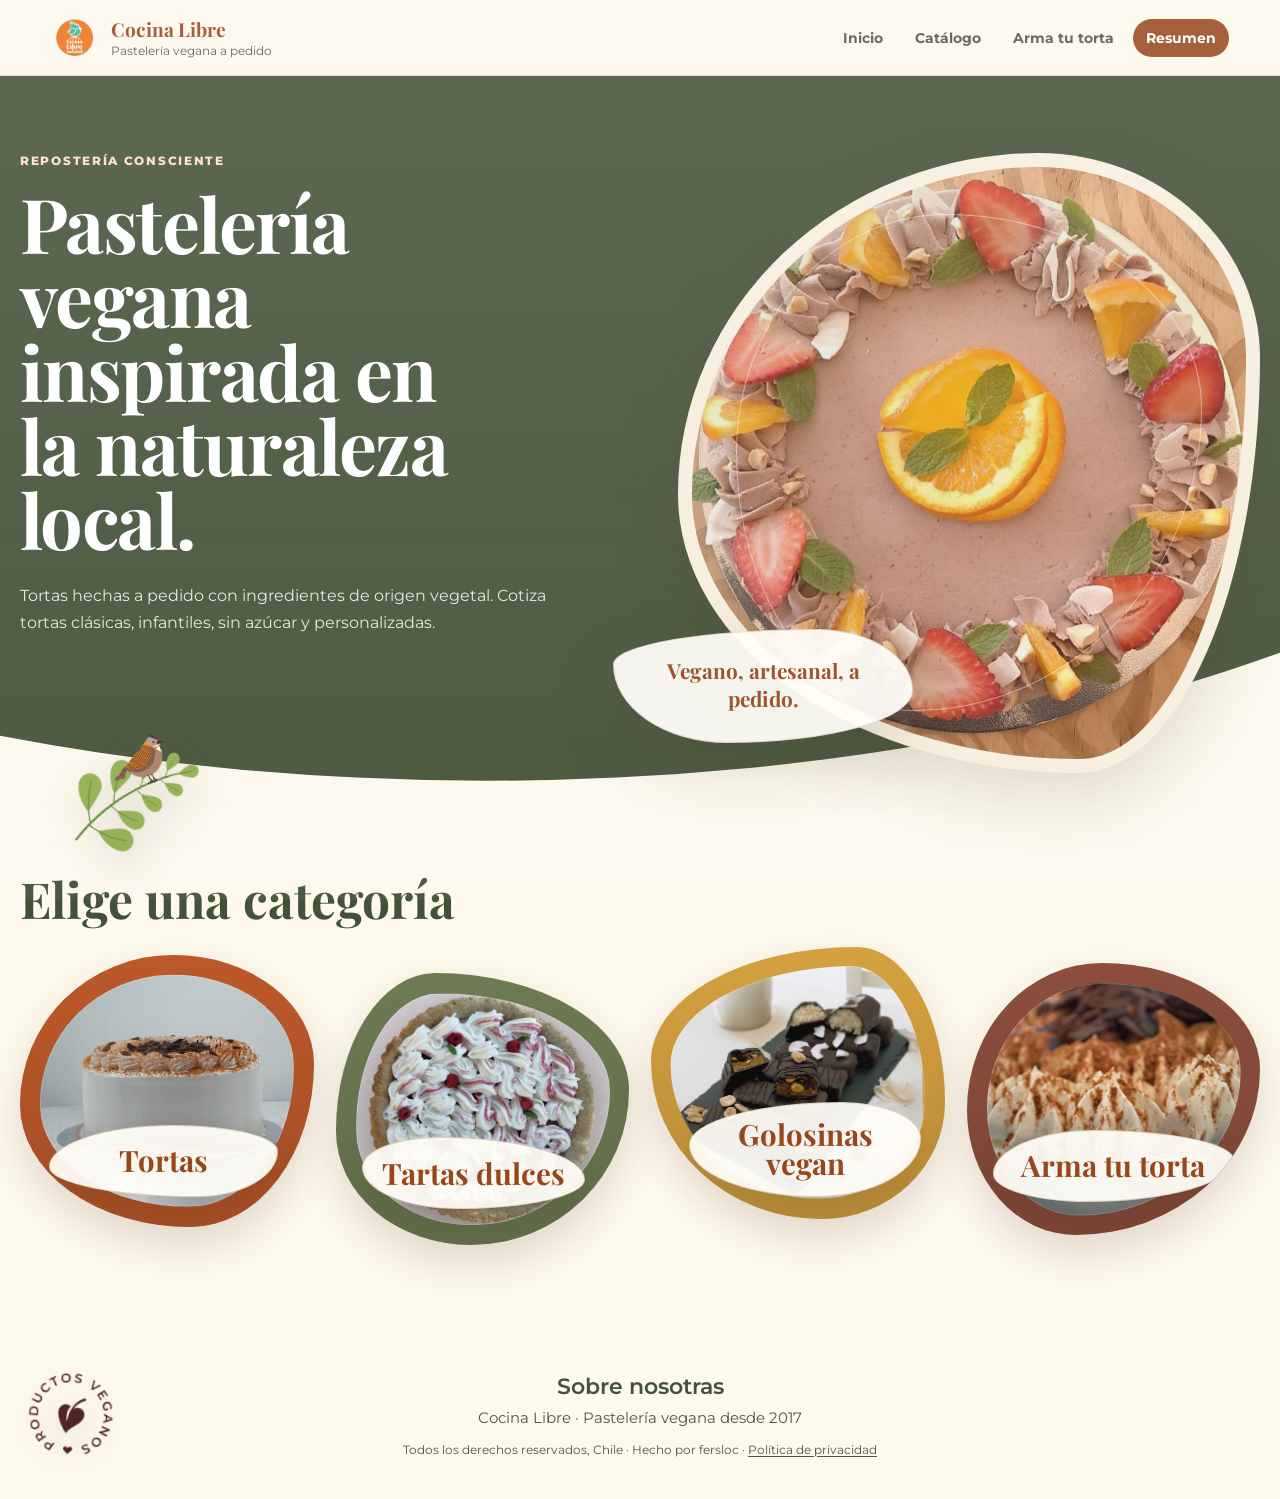
<file: index.html>
﻿<!doctype html>
<html lang="es">
  <head>
    <meta charset="utf-8" />
    <meta name="viewport" content="width=device-width, initial-scale=1" />
    <title>Cocina Libre | Pastelería vegana a pedido</title>
    <link rel="icon" type="image/png" href="assets/Imagenes/recursosGraficos/recursos graficos extra-logo colores.png" />
    <link rel="apple-touch-icon" href="assets/Imagenes/recursosGraficos/recursos graficos extra-logo colores.png" />
    <meta name="description" content="Pastelería vegana artesanal a pedido en Chile. Tortas, tartas, queques y golosinas 100% vegetales, sin lácteos ni huevo. Cotiza tu torta personalizada." />
    <meta name="keywords" content="tortas veganas, pastelería vegana, tortas sin huevo, tartas veganas, queques veganos, repostería vegana Chile, tortas a pedido" />
    <meta name="author" content="Cocina Libre" />
    <meta name="robots" content="index, follow" />
    <link rel="canonical" href="https://cocinalibre.cl/" />
    <meta name="theme-color" content="#435137" />
    <meta property="og:title" content="Cocina Libre | Pastelería vegana a pedido" />
    <meta property="og:description" content="Tortas veganas artesanales hechas a pedido. Bizcochos, rellenos y cubiertas 100% vegetales." />
    <meta property="og:image" content="https://cocinalibre.cl/assets/builder/portad1.jpg" />
    <meta property="og:image:width" content="900" />
    <meta property="og:image:height" content="900" />
    <meta property="og:url" content="https://cocinalibre.cl/" />
    <meta property="og:type" content="website" />
    <meta name="twitter:card" content="summary_large_image" />
    <meta name="twitter:title" content="Cocina Libre | Pastelería vegana a pedido" />
    <meta name="twitter:description" content="Tortas veganas artesanales hechas a pedido. Bizcochos, rellenos y cubiertas 100% vegetales." />
    <meta name="twitter:image" content="https://cocinalibre.cl/assets/builder/portad1.jpg" />
    <script type="application/ld+json">
    {
      "@context": "https://schema.org",
      "@type": "Bakery",
      "foundingDate": "2017",
      "name": "Cocina Libre",
      "image": "https://cocinalibre.cl/assets/builder/portad1.jpg",
      "url": "https://cocinalibre.cl/",
      "telephone": "+56932514475",
      "servesCuisine": "Vegana",
      "priceRange": "$",
      "address": {
        "@type": "PostalAddress",
        "streetAddress": "Arturo Gordon 3908, local D",
        "addressLocality": "Macul",
        "addressRegion": "Región Metropolitana",
        "addressCountry": "CL"
      },
      "openingHoursSpecification": [
        { "@type": "OpeningHoursSpecification", "dayOfWeek": ["Tuesday", "Wednesday", "Thursday", "Friday"], "opens": "15:00", "closes": "19:30" },
        { "@type": "OpeningHoursSpecification", "dayOfWeek": "Saturday", "opens": "11:00", "closes": "19:30" },
        { "@type": "OpeningHoursSpecification", "dayOfWeek": "Sunday", "opens": "11:00", "closes": "15:00" }
      ],
      "sameAs": [
        "https://instagram.com/cocinalibre.vegana",
        "https://www.happycow.net/reviews/cocina-libre-macul-447779/",
        "https://www.google.com/maps/place/Cocina+Libre+-+Pasteler%C3%ADa+Vegana/@-33.4903552,-70.5924237,17z/data=!3m1!4b1!4m6!3m5!1s0x9662d1a809d05737:0x30ad67310bc75fe5!8m2!3d-33.4903552!4d-70.5924237!16s%2Fg%2F11s613kfmj"
      ],
      "aggregateRating": {
        "@type": "AggregateRating",
        "ratingValue": "5.0",
        "reviewCount": "74"
      }
    }
    </script>
    <link rel="preconnect" href="https://fonts.googleapis.com" />
    <link rel="preconnect" href="https://fonts.gstatic.com" crossorigin />
    <link href="https://fonts.googleapis.com/css2?family=Montserrat:wght@400;500;600;700;800&family=Playfair+Display:wght@600;700&display=swap" rel="stylesheet" />
    <link rel="stylesheet" href="styles.css" />
      <script type="importmap">
      { "imports": {
        "three": "./assets/builder/3d/vendor/three.module.min.js",
        "three/addons/": "./assets/builder/3d/vendor/addons/"
      } }
    </script>
    <script>
      // Si el navegador soporta WebGL, la torta 3D reserva su espacio desde el inicio y las fotos de respaldo
      // no se muestran mientras carga (solo si falla o tarda demasiado).
      (function () {
        try {
          var c = document.createElement("canvas");
          if (c.getContext("webgl2") || c.getContext("webgl")) document.documentElement.classList.add("cake3d-on");
        } catch (e) {}
      })();
    </script>
  </head>
  <body>
    <header class="topbar">
      <a class="brand" href="#inicio">
        <span class="brand-mark"><img src="assets/Imagenes/recursosGraficos/recursos graficos extra-logo colores.webp" alt="Cocina Libre" /></span>
        <span>
          <strong>Cocina Libre</strong>
          <span>Pastelería vegana a pedido</span>
        </span>
      </a>
      <nav class="nav" aria-label="Navegación principal">
        <a href="#inicio" data-route="inicio">Inicio</a>
        <a href="#catalogo" data-route="catalogo">Catálogo</a>
        <a href="#arma-tu-torta" data-route="arma-tu-torta">Arma tu torta</a>
        <a id="navWhatsapp" class="whatsapp-link" href="#resumen" data-route="resumen">Resumen</a>
      </nav>
    </header>

    <main class="page">
      <section id="inicio" class="hero" data-page="inicio">
        <div class="brand-bird brand-bird--hero" aria-hidden="true">
          <img src="assets/Imagenes/recursosGraficos/recursos graficos extra-chincol2.webp" alt="" />
        </div>
        <div class="shell hero-grid">
          <div>
            <p class="eyebrow">Repostería consciente</p>
            <h1>Pastelería vegana inspirada en la naturaleza local.</h1>
            <p class="hero-copy">Tortas hechas a pedido con ingredientes de origen vegetal. Cotiza tortas clásicas, infantiles, sin azúcar y personalizadas.</p>
          </div>
          <div class="hero-art" aria-label="Torta vegana artesanal">
            <div class="hero-photo" aria-hidden="true"></div>
            <div class="floating-note">
              <strong>Vegano, artesanal, a pedido.</strong>
            </div>
          </div>
        </div>
      </section>

      <section id="categorias" class="intro-categories" data-page="inicio">
        <div class="shell category-band">
          <div class="category-heading">
            <div>
              <h2>Elige una categoría</h2>
            </div>
          </div>
          <div id="categoryLanding" class="category-grid"></div>
        </div>
      </section>

      <section id="catalogo" class="catalog-section shell" data-page="catalogo">
        <div class="section-head">
          <div>
            <h2>Catálogo</h2>
          </div>
          <div class="catalog-tools">
            <select id="categoryFilter" aria-label="Filtrar por categoría"></select>
            <input id="searchInput" type="hidden" value="" />
          </div>
        </div>
        <div id="catalogGrid" class="catalog-grid" aria-live="polite"></div>
      </section>

      <section id="arma-tu-torta" class="builder-section" data-page="arma-tu-torta">
        <div class="shell builder-box">
          <div>
            <p class="eyebrow">Arma tu torta</p>
            <h2><span class="builder-title-line">Elige una base</span><span class="builder-title-line">y conversemos</span><span class="builder-title-line">los cambios.</span></h2>
            <p id="contactClaim">Cotiza tortas personalizadas, elige la cubierta, rellenos y bizcochos.</p>
          </div>
          <div class="builder-card">
            <div class="cake3d" id="cake3d" role="img" aria-label="Torta en 3D con cuatro capas: bizcocho, relleno, bizcocho y cubierta. Arrástrala para girarla.">
              <canvas></canvas>
              <span class="cake3d-lbl">Cubierta</span>
              <span class="cake3d-lbl">Bizcocho</span>
              <span class="cake3d-lbl">Relleno</span>
              <span class="cake3d-lbl">Bizcocho</span>
            </div>
            <div class="layer-cake" aria-label="Capas de una torta personalizable">
              <div class="cake-step">
                <span class="cake-step-text"><strong>Cubierta</strong></span>
                <img class="cake-photo topping" src="assets/builder/builder-cake-topping-trim.png" alt="">
              </div>
              <div class="cake-step">
                <span class="cake-step-text"><strong>Relleno</strong></span>
                <img class="cake-photo cream" src="assets/builder/builder-cake-cream-trim.png" alt="">
              </div>
              <div class="cake-step">
                <span class="cake-step-text"><strong>Bizcocho</strong></span>
                <img class="cake-photo base" src="assets/builder/builder-cake-base-trim.png" alt="">
              </div>
            </div>
            <div class="builder-form">
              <div class="builder-options">
                <label>
                  <span>Cubierta</span>
                  <select id="builderCubierta" aria-label="Cubierta"></select>
                </label>
                <label>
                  <span>Relleno</span>
                  <select id="builderRelleno" aria-label="Relleno" autocomplete="off"></select>
                </label>
                <label>
                  <span>Bizcocho</span>
                  <select id="builderBizcocho" aria-label="Bizcocho" autocomplete="off"></select>
                </label>
                <label>
                  <span>Tamaño</span>
                  <select id="builderTamano" aria-label="Tamaño"></select>
                </label>
                <label>
                  <span>Decoración</span>
                  <select id="builderDecoracion" aria-label="Decoración"></select>
                </label>
                <label>
                  <span>Quiero agregar otro</span>
                  <textarea id="builderOtro" aria-label="Quiero agregar otro" placeholder="Ej: durazno, frambuesas, arándanos, piña, flores, una idea especial..."></textarea>
                </label>
              </div>
              <div class="topper-note">
                <strong>Letreros y figuras para torta:</strong> si quieres, puedes encargar los toppers de madera fabricados por <a href="https://www.instagram.com/stories/highlights/17861925579258731/" target="_blank" rel="noreferrer">Quiltru</a> (<span id="topperPrice">$10.000</span>).
                <span class="topper-samples">
                  <button class="topper-sample" type="button" data-topper-image="assets/builder/ideas-armadas/Topper animales con nombre.webp" aria-label="Ver ejemplo de topper animales con nombre">
                    <img src="assets/builder/ideas-armadas/Topper animales con nombre.webp" alt="Topper de madera a pedido con animalitos y nombre, para torta vegana infantil" loading="lazy">
                  </button>
                  <button class="topper-sample" type="button" data-topper-image="assets/builder/ideas-armadas/Topper Eevee.webp" aria-label="Ver ejemplo de topper Eevee">
                    <img src="assets/builder/ideas-armadas/Topper Eevee.webp" alt="Topper de madera a pedido de Eevee, dibujo personalizado para torta vegana" loading="lazy">
                  </button>
                  <button class="topper-sample" type="button" data-topper-image="assets/builder/ideas-armadas/Topper totoro1.webp" aria-label="Ver ejemplo de topper Totoro">
                    <img src="assets/builder/ideas-armadas/Topper totoro1.webp" alt="Topper de madera a pedido de Totoro, dibujo personalizado para torta vegana" loading="lazy">
                  </button>
                </span>
              </div>
              <p id="builderError" class="option-error" aria-live="polite"></p>
              <a id="contactWhatsapp" class="button primary" href="#resumen">Reservar esta idea</a>
            </div>
          </div>
        </div>
      </section>
      <section class="moodboard-section" data-page="arma-tu-torta" aria-labelledby="moodboardTitle">
        <div class="shell">
          <div class="moodboard-head">
            <h2 id="moodboardTitle">Ideas que han armado otras personas</h2>
          </div>
          <div class="moodboard-slider">
            <div id="moodboardTrack" class="moodboard-track" aria-label="Muestrario horizontal de inspiración"></div>
            <div class="moodboard-progress" aria-hidden="true"><span id="moodboardProgress"></span></div>
          </div>
        </div>
      </section>
      <section id="resumen" class="summary-section" data-page="resumen">
        <div class="shell">
          <div class="section-head">
            <div>
              <p class="eyebrow">Resumen</p>
              <h2>Tu pedido en borrador</h2>
            </div>
            <a class="button primary" href="#catalogo" data-route="catalogo">Seguir mirando</a>
          </div>
          <div class="summary-panel">
            <div id="summaryList" class="summary-list"></div>
            <aside class="summary-side">
              <h3>Total estimado</h3>
              <p id="summaryTotal">$0</p>
              <p>Este resumen todavía no confirma disponibilidad ni fecha. El último paso abre WhatsApp con todo escrito.</p>
              <a id="finalWhatsapp" class="button primary" href="#" target="_blank" rel="noreferrer">Enviar WhatsApp</a>
            </aside>
          </div>
        </div>
      </section>
    </main>

    <div class="detail" id="detail" role="dialog" aria-modal="true" aria-labelledby="detailTitle">
      <article class="detail-card">
        <div id="detailMedia" class="detail-media"></div>
        <div class="detail-content">
          <button class="detail-close" id="detailClose" type="button" aria-label="Cerrar">×</button>
          <p class="eyebrow">Ficha de torta</p>
          <h2 id="detailTitle"></h2>
          <p id="detailDescription"></p>
          <div id="detailIngredients" class="ingredient-list"></div>
          <div class="order-box">
            <label class="field">
              <span>Formato</span>
              <select id="formatSelect"></select>
            </label>
            <label class="field">
              <span>Opción</span>
              <select id="optionSelect"></select>
            </label>
            <label class="field">
              <span>Decoración</span>
              <select id="decorationSelect"></select>
            </label>
            <label class="field">
              <span>Fecha o nota</span>
              <input id="noteInput" type="text" placeholder="Ej: retiro viernes, cumpleaños, colores..." />
            </label>
            <div class="total">
              <span>Total estimado</span>
              <strong id="totalText">A confirmar</strong>
            </div>
            <a id="orderWhatsapp" class="whatsapp" href="#" target="_blank" rel="noreferrer">Enviar por WhatsApp</a>
            <p class="fineprint">Todo es vegano. Precio sujeto a confirmación humana.</p>
          </div>
        </div>
      </article>
    </div>

    <footer class="shell footer">
      <span class="footer-badges" aria-hidden="true">
        <span class="footer-stamp-wrap"><img class="footer-stamp" src="assets/Imagenes/recursosGraficos/recursos graficos extra-productosveganos.webp" alt="" /></span>
      </span>
      <span class="footer-copy">
        <a class="footer-about-link footer-about-link--top" href="sobre-nosotras.html">Sobre nosotras</a><br />
        <span class="footer-tagline">Cocina Libre · Pastelería vegana desde 2017</span><br />
        <span class="footer-links">
          <a id="contactInstagram" class="footer-instagram" href="#" target="_blank" rel="noreferrer" style="display:none" aria-label="Instagram de Cocina Libre">
            <svg class="footer-instagram-icon" viewBox="0 0 24 24" aria-hidden="true" focusable="false"><path fill="currentColor" d="M12 2c2.717 0 3.056.01 4.122.06 1.065.05 1.79.217 2.428.465.66.254 1.216.598 1.772 1.153.5.5.9 1.112 1.153 1.772.247.637.415 1.363.465 2.428.05 1.066.06 1.405.06 4.122s-.01 3.056-.06 4.122c-.05 1.065-.218 1.79-.465 2.428a4.883 4.883 0 01-1.153 1.772c-.5.5-1.112.9-1.772 1.153-.637.247-1.363.415-2.428.465-1.066.05-1.405.06-4.122.06s-3.056-.01-4.122-.06c-1.065-.05-1.79-.218-2.428-.465a4.883 4.883 0 01-1.772-1.153 4.883 4.883 0 01-1.153-1.772c-.247-.637-.415-1.363-.465-2.428C2.013 15.056 2 14.717 2 12s.01-3.056.06-4.122c.05-1.066.217-1.79.465-2.428a4.883 4.883 0 011.153-1.772A4.883 4.883 0 015.45 2.525c.637-.248 1.363-.415 2.428-.465C8.944 2.013 9.283 2 12 2zm0 1.802c-2.67 0-2.986.01-4.04.058-.976.045-1.505.207-1.858.344-.466.181-.8.398-1.15.748-.35.35-.567.684-.748 1.15-.137.353-.3.882-.344 1.858-.048 1.054-.058 1.37-.058 4.04s.01 2.986.058 4.04c.045.976.207 1.505.344 1.858.181.466.398.8.748 1.15.35.35.684.567 1.15.748.353.137.882.3 1.858.344 1.054.048 1.37.058 4.04.058s2.986-.01 4.04-.058c.976-.045 1.505-.207 1.858-.344.466-.181.8-.398 1.15-.748.35-.35.567-.684.748-1.15.137-.353.3-.882.344-1.858.048-1.054.058-1.37.058-4.04s-.01-2.986-.058-4.04c-.045-.976-.207-1.505-.344-1.858a3.09 3.09 0 00-.748-1.15 3.09 3.09 0 00-1.15-.748c-.353-.137-.882-.3-1.858-.344-1.054-.048-1.37-.058-4.04-.058zm0 4.594a5.604 5.604 0 110 11.208 5.604 5.604 0 010-11.208zm0 1.802a3.802 3.802 0 100 7.604 3.802 3.802 0 000-7.604zm5.838-1.995a1.31 1.31 0 11-2.62 0 1.31 1.31 0 012.62 0z"/></svg>
            <span class="footer-instagram-handle"></span>
          </a>
        </span>
        <span class="footer-credit">Todos los derechos reservados, Chile · Hecho por fersloc · <a href="politica-de-privacidad.html">Política de privacidad</a></span>
      </span>
    </footer>

    <script>
      const PUBLISHED_SHEET_ID = "2PACX-1vRRxoQN-Ur4UPW9nEDxz-fPENVJbvfpZj_xBBKMvlfr1CkzHfxv_L7hngLNOkHUhkL3-xxjUCCdQ7Aq";
      const EDITABLE_SHEET_ID = "1HbtCr6R7O1_ndGzPOre5QE9fRcyf_VZLb0KIiz6iIWU";
      const sheetCsvUrl = (sheet, gid = "") => [
        gid ? `https://docs.google.com/spreadsheets/d/e/${PUBLISHED_SHEET_ID}/pub?gid=${gid}&single=true&output=csv` : ""
      ].filter(Boolean);
      const editableSheetCsvUrl = (gid = "") => [
        gid ? `https://docs.google.com/spreadsheets/d/${EDITABLE_SHEET_ID}/export?format=csv&gid=${gid}` : ""
      ].filter(Boolean);
      const CSV_URLS = {
        productos: sheetCsvUrl("Productos", "920376714"),
        formatos: sheetCsvUrl("Formatos", "398707066"),
        opciones: sheetCsvUrl("Opciones", "606074664"),
        decoraciones: sheetCsvUrl("Decoraciones", "1210476222"),
        precios_especiales: sheetCsvUrl("Precios especiales", "1958097253"),
        contacto: sheetCsvUrl("Contacto", "737631691"),
        builder_variables: sheetCsvUrl("Arma tu torta", "1208433193").concat(editableSheetCsvUrl("1208433193"))
      };

      const BUILDER_OPTIONS = {
        bizcocho: ["Limón amapola", "Naranja zanahoria", "Plátano arándano", "Manzana canela", "Vainilla", "Cacao"],
        relleno: ["Manjar de soya", "Manjar de dátiles con mantequilla de maní", "Queso crema de castañas de cajú", "Crema pastelera", "Ganache de chocolate"],
        cubierta: ["Crema vegetal", "Crema vegetal de café", "Ganache especial de cacao y papa camote"],
        tamano: ["Mini, 2 personas", "Pequeña, 6 a 8 personas", "Baja, 10 a 12 personas", "Alta, 15 a 20 personas", "Grande, 28 a 30 personas"],
        decoracion: ["Predeterminada", "Personalizada con diferentes colores y toppings, con valor adicional"]
      };

      const MOODBOARD_SLIDES = [
        {
          title: "Calcifer",
          image: "assets/builder/ideas-armadas/Calcifer.webp",
          alt: "Torta vegana personalizada de Calcifer",
          tone: "#d8e6c2",
          accent: "rgba(192, 90, 43, 0.22)",
          tilt: "-5deg"
        },
        {
          title: "Clásica",
          image: "assets/builder/ideas-armadas/Clasica.webp",
          alt: "Torta vegana clásica decorada, hecha a pedido",
          tone: "#e7b8a4",
          accent: "rgba(111, 125, 85, 0.26)",
          tilt: "4deg"
        },
        {
          title: "Color 1",
          image: "assets/builder/ideas-armadas/Color 1.webp",
          alt: "Torta vegana decorada con colores personalizados",
          tone: "#c9b8a4",
          accent: "rgba(64, 91, 79, 0.28)",
          tilt: "-2deg"
        },
        {
          title: "Color 2",
          image: "assets/builder/ideas-armadas/Color 2.webp",
          alt: "Torta vegana decorada con colores personalizados",
          tone: "#b4773b",
          accent: "rgba(255, 253, 247, 0.26)",
          tilt: "-3deg"
        },
        {
          title: "Color Unicornio",
          image: "assets/builder/ideas-armadas/Color Unicornio.webp",
          alt: "Torta vegana temática de unicornio con colores",
          tone: "#8f4f3e",
          accent: "rgba(217, 164, 65, 0.22)",
          tilt: "2deg"
        },
        {
          title: "Felices 30",
          image: "assets/builder/ideas-armadas/Felices 30.webp",
          alt: "Torta vegana de cumpleaños número 30",
          tone: "#e0c76f",
          accent: "rgba(255, 253, 247, 0.38)",
          tilt: "6deg"
        },
        {
          title: "Feliz cumple Ivone",
          image: "assets/builder/ideas-armadas/Feliz cumple Ivone.webp",
          alt: "Torta vegana de cumpleaños personalizada con el nombre Ivone",
          tone: "#cf8792",
          accent: "rgba(217, 164, 65, 0.28)",
          tilt: "-7deg"
        },
        {
          title: "Infantiles",
          image: "assets/builder/ideas-armadas/Infantiles.webp",
          alt: "Torta vegana infantil decorada a pedido",
          tone: "#68473b",
          accent: "rgba(231, 184, 164, 0.24)",
          tilt: "-6deg"
        },
        {
          title: "Sin azúcar 1",
          image: "assets/builder/ideas-armadas/Sin azucar 1.webp",
          alt: "Torta vegana sin azúcar, hecha a pedido",
          tone: "#d8894a",
          accent: "rgba(255, 253, 247, 0.3)",
          tilt: "4deg"
        },
        {
          title: "Sin azúcar 2",
          image: "assets/builder/ideas-armadas/Sin azucar 2.webp",
          alt: "Torta vegana sin azúcar, hecha a pedido",
          tone: "#8a8f63",
          accent: "rgba(255, 253, 247, 0.32)",
          tilt: "3deg"
        },
        {
          title: "Sin azúcar 2.1",
          image: "assets/builder/ideas-armadas/Sin azucar 2.1.webp",
          alt: "Torta vegana sin azúcar, hecha a pedido",
          tone: "#405b4f",
          accent: "rgba(217, 164, 65, 0.22)",
          tilt: "-2deg"
        },
        {
          title: "Topper animales con nombre",
          image: "assets/builder/ideas-armadas/Topper animales con nombre.webp",
          alt: "Torta vegana con topper de madera personalizado, animalitos y nombre",
          tone: "#55736a",
          accent: "rgba(255, 253, 247, 0.25)",
          tilt: "5deg"
        },
        {
          title: "Topper Eevee",
          image: "assets/builder/ideas-armadas/Topper Eevee.webp",
          alt: "Torta vegana con topper de madera personalizado de Eevee",
          tone: "#b4773b",
          accent: "rgba(255, 253, 247, 0.26)",
          tilt: "-4deg"
        },
        {
          title: "Topper super mario",
          image: "assets/builder/ideas-armadas/Topper super mario.webp",
          alt: "Torta vegana con topper de madera personalizado de Super Mario",
          tone: "#cf6f81",
          accent: "rgba(255, 253, 247, 0.26)",
          tilt: "5deg"
        },
        {
          title: "Topper totoro 1",
          image: "assets/builder/ideas-armadas/Topper totoro1.webp",
          alt: "Torta vegana con topper de madera personalizado de Totoro",
          tone: "#6f7d55",
          accent: "rgba(255, 253, 247, 0.34)",
          tilt: "-6deg"
        },
        {
          title: "Topper totoro 2",
          image: "assets/builder/ideas-armadas/Topper totoro 2.webp",
          alt: "Torta vegana con topper de madera personalizado de Totoro",
          tone: "#9a6f98",
          accent: "rgba(255, 253, 247, 0.3)",
          tilt: "3deg"
        }
      ];

      const DEFAULT_WHATSAPP = "56932514475";

      const CUSTOM_DECORATION_DESCRIPTION = "Decoración especial a pedido. Requiere referencia y confirmación por WhatsApp. Puede tener un costo adicional entre $2.000 y $5.000.";

      const SOLID_COLORS = [
        "#c05a2b", "#6f7d55", "#d9a441", "#8f4f3e", "#e7b8a4",
        "#405b4f", "#b4773b", "#cf6f81", "#8a8f63", "#e1c77a",
        "#68473b", "#9a6f98", "#55736a", "#d8894a", "#b9c795"
      ];

      const CATEGORY_IMAGES = {
        torta: "assets/Imagenes/imagenes categorias/cat-torta1.webp",
        tarta: "assets/Imagenes/imagenes categorias/cat-tarta1.webp",
        golosina: "assets/Imagenes/imagenes categorias/cat-golosinas1.webp",
        queque: "assets/Imagenes/imagenes categorias/cat-Queques-manzanacanela.webp",
        rawmesan: "assets/Imagenes/imagenes categorias/cat-rawmesan.webp",
        arma: "assets/builder/armatortfront.jpg"
      };

      const PRODUCT_IMAGES = {
        caiti: "assets/Imagenes/Tortas/Imagen torta/Caiti.webp",
        chiricoca: "assets/Imagenes/Tortas/Imagen torta/Chiricoca.webp",
        chucao: "assets/Imagenes/Tortas/Imagen torta/Chucao.webp",
        garza_egretta: "assets/Imagenes/Tortas/Imagen torta/Garza Egretta.webp",
        parrot_cake: "assets/Imagenes/Tortas/Imagen torta/Parrot cake.webp",
        pequen: "assets/Imagenes/Tortas/Imagen torta/Pequen.webp",
        azahar: "assets/Imagenes/Tartas/imagenes tartas/Tartas-azahar.webp",
        chincol: "assets/Imagenes/Tartas/imagenes tartas/Tartas-chincol.webp",
        flamenca: "assets/Imagenes/Tartas/imagenes tartas/Tartas-flamenca.webp",
        flor_de_cacao: "assets/Imagenes/Tartas/imagenes tartas/Tartas-flordecacao.webp",
        mirlo: "assets/Imagenes/Tartas/imagenes tartas/Tartas-mirlo.webp",
        neroli: "assets/Imagenes/Tartas/imagenes tartas/Tartas-neroli.webp",
        naranjazanahoria: "assets/Imagenes/quques/Imagenes queques/Queques-naranjazanahoria.webp",
        naranja_zanahoria: "assets/Imagenes/quques/Imagenes queques/Queques-naranjazanahoria.webp",
        manzanacanela: "assets/Imagenes/quques/Imagenes queques/Queques-manzanacanela.webp",
        manzana_canela: "assets/Imagenes/quques/Imagenes queques/Queques-manzanacanela.webp",
        platanoarandano: "assets/Imagenes/quques/Imagenes queques/Queques-arandano-platano.webp",
        platano_arandano: "assets/Imagenes/quques/Imagenes queques/Queques-arandano-platano.webp",
        arandano_platano: "assets/Imagenes/quques/Imagenes queques/Queques-arandano-platano.webp",
        curcuma: "assets/Imagenes/rawmesan/imagen Rawmesan/Rawmesan-curcuma.webp",
        merken: "assets/Imagenes/rawmesan/imagen Rawmesan/Rawmesan-merken.webp",
        oregano: "assets/Imagenes/rawmesan/imagen Rawmesan/Rawmesan-oregano.webp",
        romero: "assets/Imagenes/rawmesan/imagen Rawmesan/Rawmesan-romero.webp",
        blondies: "assets/Imagenes/Golosinas vegan/Golosinas vegan/Golosinas-blondies.webp",
        brownies: "assets/Imagenes/Golosinas vegan/Golosinas vegan/Golosinas-brownies.webp",
        chocman: "assets/Imagenes/Golosinas vegan/Golosinas vegan/Golosinas-chocman.webp",
        medialunas: "assets/Imagenes/Golosinas vegan/Golosinas vegan/Golosinas-medialunas.webp",
        pinguinitos: "assets/Imagenes/Golosinas vegan/Golosinas vegan/Golosinas-pinguinitos.webp",
        prestigios: "assets/Imagenes/Golosinas vegan/Golosinas vegan/Golosinas-prestigios.webp",
        snickers: "assets/Imagenes/Golosinas vegan/Golosinas vegan/Golosinas-snickers.webp"
      };

      const PRODUCT_GRAPHICS = {
        caiti: "assets/Imagenes/Tortas/Aves/Aves-Caiti.png",
        chiricoca: "assets/Imagenes/Tortas/Aves/Aves-Chiricoca.png",
        chucao: "assets/Imagenes/Tortas/Aves/Aves-Chucao.png",
        garza_egretta: "assets/Imagenes/Tortas/Aves/Aves-Garza Egretta.png",
        parrot_cake: "assets/Imagenes/Tortas/Aves/Aves-Parrot cake.png",
        pequen: "assets/Imagenes/Tortas/Aves/Aves-Pequen.png",
        azahar: "assets/Imagenes/Tartas/Aves y flores/Aves y flores-azahar.png",
        chincol: "assets/Imagenes/Tartas/Aves y flores/Aves y flores-chincol.png",
        flamenca: "assets/Imagenes/Tartas/Aves y flores/Aves y flores-Flamenca.png",
        flor_de_cacao: "assets/Imagenes/Tartas/Aves y flores/Aves y flores-Flor de cacao.png",
        mirlo: "assets/Imagenes/Tartas/Aves y flores/Aves y flores-mirlo.png",
        neroli: "assets/Imagenes/Tartas/Aves y flores/Aves y flores-neroli.png",
        naranjazanahoria: "assets/Imagenes/quques/iconos queques/Queques-naranjazanahoria.png",
        naranja_zanahoria: "assets/Imagenes/quques/iconos queques/Queques-naranjazanahoria.png",
        manzanacanela: "assets/Imagenes/quques/iconos queques/Queques-manzanacanela.png",
        manzana_canela: "assets/Imagenes/quques/iconos queques/Queques-manzanacanela.png",
        platanoarandano: "assets/Imagenes/quques/iconos queques/Queques-arandanoplatano.png",
        platano_arandano: "assets/Imagenes/quques/iconos queques/Queques-arandanoplatano.png",
        arandano_platano: "assets/Imagenes/quques/iconos queques/Queques-arandanoplatano.png",
        curcuma: "assets/Imagenes/rawmesan/Rawmesan icon/Rawmesan icon-curcuma.png",
        merken: "assets/Imagenes/rawmesan/Rawmesan icon/Rawmesan icon-merken.png",
        oregano: "assets/Imagenes/rawmesan/Rawmesan icon/Rawmesan icon-oregano.png",
        romero: "assets/Imagenes/rawmesan/Rawmesan icon/Rawmesan icon-romero.png",
        blondies: "assets/Imagenes/Golosinas vegan/Golosinas vegan icono/Golosinas-blondies.png",
        brownies: "assets/Imagenes/Golosinas vegan/Golosinas vegan icono/Golosinas-brownies.png",
        chocman: "assets/Imagenes/Golosinas vegan/Golosinas vegan icono/Golosinas-chocman.png",
        medialunas: "assets/Imagenes/Golosinas vegan/Golosinas vegan icono/Golosinas-medialunas.png",
        pinguinitos: "assets/Imagenes/Golosinas vegan/Golosinas vegan icono/Golosinas-pinguinitos.png",
        prestigios: "assets/Imagenes/Golosinas vegan/Golosinas vegan icono/Golosinas-prestigios.png",
        snickers: "assets/Imagenes/Golosinas vegan/Golosinas vegan icono/Golosinas-snickers.png"
      };

      const state = { productos: [], formatos: [], opciones: [], decoraciones: [], precios_especiales: [], contacto: [], builder_variables: [], errors: {}, activeProduct: null, reservas: [], familyBirds: {} };

      // bottom = fracción de la altura del PNG hasta el punto que debe tocar la línea.
      // Para la mayoría es el último píxel con color (las patas), medido con Pillow (getbbox del canal alfa).
      // El mirlo y el Parrot cake tienen la cola/pata colgando por separado hacia abajo, así que su "bottom"
      // apunta al final de la panza (donde el cuerpo ancho termina y empieza el trazo angosto de la cola),
      // no a la punta de la cola — si no, la panza queda flotando muy arriba de la línea.
      const FAMILY_BIRD_POOL = [
        { src: "assets/Imagenes/Tartas/Aves y flores/Aves y flores-chincol.png", bottom: 0.8249 },
        { src: "assets/Imagenes/Tartas/Aves y flores/Aves y flores-Flamenca.png", bottom: 0.8947 },
        { src: "assets/Imagenes/Tartas/Aves y flores/Aves y flores-mirlo.png", bottom: 0.687 },
        { src: "assets/Imagenes/Tortas/Aves/Aves-Caiti.png", bottom: 0.8101 },
        { src: "assets/Imagenes/Tortas/Aves/Aves-Chiricoca.png", bottom: 0.8384 },
        { src: "assets/Imagenes/Tortas/Aves/Aves-Chucao.png", bottom: 0.761 },
        { src: "assets/Imagenes/Tortas/Aves/Aves-Garza Egretta.png", bottom: 0.9019 },
        { src: "assets/Imagenes/Tortas/Aves/Aves-Parrot cake.png", bottom: 0.678 },
        { src: "assets/Imagenes/Tortas/Aves/Aves-Pequen.png", bottom: 0.9222 }
      ];

      function familyPerchBird(category) {
        if (!state.familyBirds[category]) {
          const bird = FAMILY_BIRD_POOL[Math.floor(Math.random() * FAMILY_BIRD_POOL.length)];
          const left = 30 + Math.random() * 40;
          const flip = Math.random() < 0.5;
          state.familyBirds[category] = { src: bird.src, bottom: bird.bottom, left, flip };
        }
        return state.familyBirds[category];
      }
      const $ = (selector) => document.querySelector(selector);
      const els = {
        notice: $("#dataNotice"),
        grid: $("#catalogGrid"),
        categoryLanding: $("#categoryLanding"),
        categoryFilter: $("#categoryFilter"),
        search: $("#searchInput"),
        detail: $("#detail"),
        close: $("#detailClose"),
        media: $("#detailMedia"),
        title: $("#detailTitle"),
        description: $("#detailDescription"),
        ingredients: $("#detailIngredients"),
        format: $("#formatSelect"),
        option: $("#optionSelect"),
        decoration: $("#decorationSelect"),
        note: $("#noteInput"),
        total: $("#totalText"),
        orderWhatsapp: $("#orderWhatsapp"),
        navWhatsapp: $("#navWhatsapp"),
        contactWhatsapp: $("#contactWhatsapp"),
        contactInstagram: $("#contactInstagram"),
        contactClaim: $("#contactClaim"),
        builderBizcocho: $("#builderBizcocho"),
        builderRelleno: $("#builderRelleno"),
        builderCubierta: $("#builderCubierta"),
        builderTamano: $("#builderTamano"),
        builderDecoracion: $("#builderDecoracion"),
        builderOtro: $("#builderOtro"),
        summaryList: $("#summaryList"),
        summaryTotal: $("#summaryTotal"),
        finalWhatsapp: $("#finalWhatsapp")
      };

      init();

      function syncRoute() {
        document.body.classList.add("routed");
        const route = (location.hash || "#inicio").replace("#", "");
        const page = ["catalogo", "arma-tu-torta", "resumen"].includes(route) ? route : "inicio";
        document.querySelectorAll("[data-page]").forEach((section) => section.classList.toggle("is-active", section.dataset.page === page));
        if (["catalogo", "arma-tu-torta", "resumen", "inicio"].includes(route)) {
          window.scrollTo({ top: 0, behavior: "instant" });
        }
      }

      async function init() {
        bind();
        await loadData();
        renderContact();
        renderControls();
        renderBuilderOptions();
        renderTopperNote();
        renderMoodboard();
        renderCategories();
        applyCategoryFromUrl();
        importPendingReservas();
        renderCatalog();
        renderSummary();
        syncRoute();
      }

      function applyCategoryFromUrl() {
        const params = new URLSearchParams(location.search);
        const requested = params.get("categoria");
        if (!requested) return;
        const categories = uniqueCategories();
        const match = categories.find((category) => cleanKey(category) === cleanKey(requested));
        if (!match) return;
        els.categoryFilter.value = match;
        if (!location.hash || location.hash === "#inicio") location.hash = "#catalogo";
      }

      function importPendingReservas() {
        let pending = [];
        try {
          pending = JSON.parse(localStorage.getItem("cocinalibre_pending_reservas") || "[]");
        } catch (error) {
          pending = [];
        }
        localStorage.removeItem("cocinalibre_pending_reservas");
        if (Array.isArray(pending) && pending.length) state.reservas.push(...pending);
      }

      function bind() {
        window.addEventListener("hashchange", syncRoute);
        document.querySelectorAll("[data-route]").forEach((link) => link.addEventListener("click", () => {
          if (link.dataset.route === "catalogo") showFullCatalog();
          setTimeout(syncRoute, 0);
        }));
        els.search.addEventListener("input", renderCatalog);
        els.categoryFilter.addEventListener("change", renderCatalog);
        els.close.addEventListener("click", closeDetail);
        els.detail.addEventListener("click", (event) => { if (event.target === els.detail) closeDetail(); });
        document.addEventListener("pointerdown", (event) => {
          if (!event.target.closest(".builder-pick")) closeBuilderPicks();
        });
        document.addEventListener("click", (event) => {
          const topper = event.target.closest("[data-topper-image]");
          if (!topper) return;
          openTopperImage(topper.dataset.topperImage);
        });
        document.addEventListener("keydown", (event) => {
          if (event.key !== "Escape") return;
          closeDetail();
          closeBuilderPicks();
        });
        [els.format, els.option, els.decoration, els.note].forEach((input) => {
          input.addEventListener("input", updateOrder);
          input.addEventListener("change", updateOrder);
        });
        els.contactWhatsapp.addEventListener("click", (event) => {
          event.preventDefault();
          addBuilderReservation();
        });
        els.summaryList.addEventListener("click", (event) => {
          const remove = event.target.closest("[data-remove-reservation]");
          if (!remove) return;
          state.reservas.splice(Number(remove.dataset.removeReservation), 1);
          renderSummary();
        });
      }

      function closeBuilderPicks() {
        document.querySelectorAll(".builder-pick[open]").forEach((pick) => {
          pick.open = false;
        });
      }

      async function loadData() {
        const entries = await Promise.all(Object.entries(CSV_URLS).map(async ([name, urls]) => {
          try {
            const rows = await fetchSheetRows(name, urls);
            return [name, rows.map(normalizeRow).filter(isVisible)];
          } catch (error) {
            state.errors[name] = error.message;
            return [name, []];
          }
        }));
        entries.forEach(([name, rows]) => state[name] = rows);
        updateNotice();
      }

      async function fetchSheetRows(name, urls) {
        const failures = [];
        for (const url of urls) {
          try {
            const text = await fetchCsv(url);
            const rows = parseCsv(text);
            if (!hasExpectedColumns(name, rows)) throw new Error("columnas-inesperadas");
            return rows;
          } catch (error) {
            failures.push(error.message);
          }
        }
        throw new Error(failures[0] || "no-publico");
      }

      function hasExpectedColumns(name, rows) {
        if (!rows.length) return false;
        const row = rows[0] || {};
        const has = (...keys) => keys.every((key) => Object.prototype.hasOwnProperty.call(row, key));
        const checks = {
          productos: () => has("id", "categoria", "nombre"),
          formatos: () => has("id", "categoria", "nombre_formato"),
          opciones: () => has("id", "tipo", "nombre"),
          decoraciones: () => has("id", "nombre", "descripcion"),
          precios_especiales: () => has("producto_id", "formato_id", "precio_usado"),
          contacto: () => has("campo", "valor"),
          builder_variables: () => has("grupo", "opcion", "disponible")
        };
        return checks[name] ? checks[name]() : true;
      }

      async function fetchCsv(url) {
        const response = await fetch(url + "&t=" + Date.now(), { cache: "no-store" });
        const text = await response.text();
        if (!response.ok || text.trim().startsWith("<!DOCTYPE html")) throw new Error("no-publico");
        return text;
      }

      function updateNotice() {
        if (!els.notice) return;
        const failed = Object.keys(state.errors);
        if (failed.length) {
          els.notice.innerHTML = `<strong>No pude leer los CSV.</strong> Fallaron: ${escapeHtml(failed.join(", "))}.`;
          return;
        }
        els.notice.innerHTML = "";
      }

      function renderCategories() {
        const categories = uniqueCategories();
        const visualCategories = (categories.length ? categories : ["Tortas", "Tartas dulces", "Golosinas vegan"])
          .concat("Arma tu torta");
        els.categoryFilter.innerHTML = [`<option value="">Todo el catálogo</option>`]
          .concat(categories.map((category) => `<option value="${escapeHtml(category)}">${escapeHtml(category)}</option>`))
          .join("");
        els.categoryLanding.innerHTML = visualCategories.map((category, index) => {
          const color = solidColor(index);
          const image = categoryImage(category);
          const hasPhoto = Boolean(image);
          const photoStyle = hasPhoto ? `--tile-image:url('${image}');` : "";
          return `
          <button class="category-tile ${hasPhoto ? "category-tile--photo" : ""}" type="button" data-category="${escapeHtml(category)}" data-builder-tile="${category === "Arma tu torta" ? "true" : "false"}" style="--tile-color:${color};background:${color};${photoStyle}">
            <span>${escapeHtml(category)}</span>
          </button>
        `;
        }).join("");
        els.categoryLanding.querySelectorAll("[data-category]").forEach((button) => {
          button.addEventListener("click", () => {
            const category = button.dataset.category;
            if (button.dataset.builderTile === "true") {
              location.hash = "#arma-tu-torta";
              return;
            }
            els.categoryFilter.value = categories.includes(category) ? category : "";
            els.search.value = categories.includes(category) ? "" : category.replace("Especiales", "");
            renderCatalog();
            location.hash = "#catalogo";
          });
        });
      }

      function showFullCatalog() {
        if (els.categoryFilter) els.categoryFilter.value = "";
        if (els.search) els.search.value = "";
        renderCatalog();
      }

      function renderCatalog() {
        if (!state.productos.length) {
          els.grid.innerHTML = `<div>No hay productos cargados desde la hoja Productos.</div>`;
          return;
        }
        const query = clean(els.search.value);
        const activeCategory = els.categoryFilter.value;
        const products = state.productos.filter((product) => {
          const text = clean([product.categoria, product.nombre, product.descripcion, product.descripcion_poetica, product.bizcocho, product.relleno, product.cubierta].join(" "));
          return (!activeCategory || product.categoria === activeCategory) && text.includes(query);
        });
        els.grid.className = "catalog-groups";
        els.grid.innerHTML = products.length ? groupedCatalogTemplate(products) : `<div>No encontré productos con ese filtro.</div>`;
        document.querySelectorAll("[data-solid-open]").forEach((button) => {
          button.addEventListener("click", (event) => {
            event.stopPropagation();
            openImage(button.dataset.solidOpen, button.dataset.imageAlt || "Producto vegano", button.dataset.imageOpen || "", button.dataset.graphicOpen || "", button.dataset.graphicSide || "right", button.dataset.graphicScale || "");
          });
        });
        document.querySelectorAll("[data-reserve]").forEach((button) => {
          button.addEventListener("click", (event) => {
            event.stopPropagation();
            addReservation(button.closest(".product-card"));
          });
        });
        document.querySelectorAll("[data-quick-format], [data-quick-decoration]").forEach((control) => {
          control.addEventListener("click", (event) => event.stopPropagation());
          control.addEventListener("change", () => updateCardPrice(control.closest(".product-card")));
        });
        document.querySelectorAll(".product-card").forEach(updateCardPrice);
      }

      function groupedCatalogTemplate(products) {
        const groups = groupBy(products, (product) => product.categoria || "Catálogo");
        return Object.entries(groups).map(([category, items], groupIndex) => {
          const description = familyDescription(category);
          const bird = familyPerchBird(category);
          return `
          <section class="catalog-family" id="familia-${cleanKey(category)}">
            <img class="family-perch-bird${bird.flip ? " is-flipped" : ""}" src="${bird.src}" alt="" style="left:${bird.left}%;--bird-bottom:${bird.bottom}" />
            <div class="family-head">
              <div>
                <p class="eyebrow" style="color: var(--clay)">Colección</p>
                <h3>${escapeHtml(category)}</h3>
                ${description ? `<p>${escapeHtml(description)}</p>` : ""}
              </div>
            </div>
            <div class="catalog-grid">
              ${items.map((product, index) => cardTemplate(product, index + groupIndex)).join("")}
            </div>
          </section>
        `;
        }).join("");
      }

      function groupBy(items, getKey) {
        return items.reduce((groups, item) => {
          const key = getKey(item);
          groups[key] = groups[key] || [];
          groups[key].push(item);
          return groups;
        }, {});
      }

      function familyDescription(category) {
        const key = clean(category);
        if (key.includes("torta")) return "";
        if (key.includes("tarta")) return "";
        if (key.includes("golosina")) return "";
        if (key.includes("queque") || key.includes("rawmesan") || key.includes("romesan")) return "";
        return "";
      }

      function categoryImage(value) {
        const key = clean(value);
        if (key.includes("arma")) return CATEGORY_IMAGES.arma;
        if (key.includes("golosina")) return CATEGORY_IMAGES.golosina;
        if (key.includes("queque") || key.includes("quque")) return CATEGORY_IMAGES.queque;
        if (key.includes("rawmesan") || key.includes("romesan")) return CATEGORY_IMAGES.rawmesan;
        if (key.includes("tarta")) return CATEGORY_IMAGES.tarta;
        if (key.includes("torta")) return CATEGORY_IMAGES.torta;
        return "";
      }

      function keyedAsset(map, value) {
        const key = cleanKey(value);
        if (map[key]) return map[key];
        const compact = key.replaceAll("_", "");
        const found = Object.entries(map).find(([assetKey]) => key.includes(assetKey) || assetKey.includes(key) || compact.includes(assetKey.replaceAll("_", "")));
        return found ? found[1] : "";
      }

      function productImage(product) {
        return product.foto || keyedAsset(PRODUCT_IMAGES, product.nombre) || categoryImage(product.categoria || product.nombre || "");
      }

      function productGraphic(product) {
        return keyedAsset(PRODUCT_GRAPHICS, product.nombre);
      }

      function productGraphicSide(product) {
        const key = cleanKey(product.nombre);
        if (key.includes("caiti") || key.includes("garza_egretta") || key.includes("parrot") || key.includes("mirlo")) return "left";
        return "right";
      }

      function productGraphicScale(product) {
        const category = clean(product.categoria);
        if (category.includes("golosina")) return "golosina";
        if (category.includes("tarta")) return "tarta";
        return cleanKey(product.nombre).includes("garza_egretta") ? "large" : "";
      }

      function cardTemplate(product, index) {
        const id = productId(product);
        const color = solidColor(index);
        const image = productImage(product);
        const graphic = productGraphic(product);
        const imageStyle = image ? `--media-image:url('${image}');` : "";
        const formats = formatsForProduct(product);
        const hasDecoration = productUsesDecoration(product);
        const isFixedFormat = formats.length <= 1;
        return `
          <article class="product-card" data-product="${escapeHtml(id)}" data-base-price="${number(product.precio)}" data-product-name="${escapeHtml(product.nombre || "Producto vegano")}">
            <button class="product-media" type="button" style="--solid-color:${escapeHtml(color)};${imageStyle}" data-solid-open="${escapeHtml(color)}" data-image-open="${escapeHtml(image || "")}" data-graphic-open="${escapeHtml(graphic || "")}" data-graphic-side="${productGraphicSide(product)}" data-graphic-scale="${productGraphicScale(product)}" data-image-alt="${escapeHtml(product.nombre || "Producto vegano")}">
              ${graphic ? `<img class="product-bird product-bird--${productGraphicSide(product)} ${productGraphicScale(product) ? `product-bird--${productGraphicScale(product)}` : ""}" src="${escapeHtml(graphic)}" alt="" aria-hidden="true" loading="lazy" />` : ""}
            </button>
            <div class="product-body">
              <h3>${escapeHtml(product.nombre || "Producto vegano")}</h3>
              <p>${escapeHtml(product.descripcion || product.descripcion_poetica || product.relleno || "Producto vegano a pedido.")}</p>
              <div class="quick-config" data-stop-card>
                <select data-quick-format aria-label="Tamaño" class="${isFixedFormat ? "quick-format--fixed" : ""}" ${isFixedFormat ? "disabled" : ""}>${formatOptions(formats, product)}</select>
                ${hasDecoration ? `<select data-quick-decoration aria-label="Decoración">${decorationOptions(product)}</select><p class="option-help" data-decoration-help></p>` : ""}
                <p class="option-error" data-option-error aria-live="polite"></p>
                <div class="reserve-row">
                  <button class="reserve-button" type="button" data-reserve>Reservar pedido</button>
                </div>
              </div>
            </div>
          </article>`;
      }

      function quickOptions(rows, fallback, priceMode = "extra", includeDescription = false) {
        if (!rows.length) return `<option value="" data-price="0">${escapeHtml(fallback)}</option>`;
        const placeholderText = clean(fallback).includes("decoracion") ? "Elegir decoración" : "Elegir una opción";
        const placeholder = `<option value="" data-price="0" data-description="">${escapeHtml(placeholderText)}</option>`;
        return placeholder + rows.slice(0, 8).map((row, index) => {
          const description = includeDescription ? row.descripcion || "" : "";
          return `<option value="${index}" data-price="${number(priceMode === "price" ? row.precio : row.precio_extra)}" data-description="${escapeHtml(description)}" title="${escapeHtml(description)}">${escapeHtml(row.nombre || row.porciones || row.categoria || "Opción")}</option>`;
        }).join("");
      }

      function decorationOptions(product) {
        const defaultDescription = defaultDecorationDescription(product);
        const customDescription = customDecorationDescription();
        return [
          `<option value="" data-price="0" data-description="">Elegir decoración</option>`,
          `<option value="predeterminado" data-price="0" data-description="${escapeHtml(defaultDescription)}" title="${escapeHtml(defaultDescription)}">Predeterminado</option>`,
          `<option value="personalizado" data-price="0" data-description="${escapeHtml(customDescription)}" title="${escapeHtml(customDescription)}">Personalizado</option>`
        ].join("");
      }

      function defaultDecorationDescription(product) {
        return product.decoracion_predeterminada
          || product.descripcion_decoracion
          || product.decoracion_descripcion
          || product.detalle_decoracion
          || `Decoración predeterminada de catálogo para ${product.nombre || "este producto"}: bizcocho ${product.bizcocho || "según catálogo"}, relleno ${product.relleno || "según catálogo"} y cubierta ${product.cubierta || "según catálogo"}.`;
      }

      function customDecorationDescription() {
        const row = state.decoraciones.find((item) => clean(item.nombre || item.categoria || item.id).includes("personaliz"));
        return row?.descripcion || row?.detalle || row?.descripcion_decoracion || CUSTOM_DECORATION_DESCRIPTION;
      }



      function formatOptions(rows, product) {
        const base = number(product.precio || product.precio_desde);
        if (!rows.length) {
          const category = clean(product.categoria || product.nombre || "");
          const isRawmesan = category.includes("rawmesan") || category.includes("romesan");
          const label = isRawmesan ? "Elegir precio" : "Precio";
          const format = { id: "precio_unico", precio: base };
          const price = priceForFormat(product, format);
          const fallback = price ? `${label} · ${formatMoney(price)}` : label;
          return `<option value="precio_unico" data-price="${price}" data-format-id="precio_unico" data-special-price="${hasSpecialPrice(product, format) ? "1" : ""}">${escapeHtml(fallback)}</option>`;
        }
        if (rows.length === 1) {
          const row = rows[0];
          const price = priceForFormat(product, row);
          return `<option value="0" data-price="${price}" data-format-id="${escapeHtml(row.id || "")}" data-special-price="${hasSpecialPrice(product, row) ? "1" : ""}">${escapeHtml(formatLabel(row, price))}</option>`;
        }
        return `<option value="" data-price="0">Elegir tamaño</option>` + rows.map((row, index) => {
          const price = priceForFormat(product, row);
          return `<option value="${index}" data-price="${price}" data-format-id="${escapeHtml(row.id || "")}" data-special-price="${hasSpecialPrice(product, row) ? "1" : ""}">${escapeHtml(formatLabel(row, price))}</option>`;
        }).join("");
      }

      function productUsesDecoration(product) {
        const category = clean(product.categoria);
        return category.includes("torta") || category.includes("tarta");
      }

      function formatsForProduct(product) {
        const ref = clean(product.formato_ref);
        const id = cleanKey(productId(product));
        if (ref === "precio_unico") {
          return state.formatos.filter((row) => cleanKey(row.categoria) === id || cleanKey(row.id) === `${id}_precio_unico`);
        }
        if (ref.includes("tortas")) return state.formatos.filter((row) => cleanKey(row.categoria) === "tortas");
        if (ref.includes("tartas")) return state.formatos.filter((row) => cleanKey(row.categoria) === "tartas");
        if (ref.includes("rawmesan") || ref.includes("romesan")) return state.formatos.filter((row) => {
          const category = cleanKey(row.categoria);
          return category === "rawmesan" || category === "romesan";
        });
        const category = cleanKey(product.categoria);
        const formats = state.formatos.filter((row) => cleanKey(row.categoria) === category);
        if (formats.length) return formats;
        return state.formatos.filter((row) => cleanKey(row.categoria) === id || cleanKey(row.id).startsWith(`${id}_`));
      }

      function priceForFormat(product, format) {
        const special = specialPriceFor(product, format);
        return special || number(format.precio);
      }

      function hasSpecialPrice(product, format) {
        return specialPriceFor(product, format) > 0;
      }

      function specialPriceFor(product, format) {
        const productKey = cleanKey(productId(product));
        const formatKey = cleanKey(format.id);
        const row = state.precios_especiales.find((item) => {
          return cleanKey(item.producto_id || item.product_id || item.producto) === productKey
            && cleanKey(item.formato_id || item.format_id || item.formato) === formatKey
            && !isFalseyValue(item.disponible);
        });
        return number(row?.precio_especial || row?.precio_usado || row?.precio);
      }

      function formatLabel(row, price = number(row.precio)) {
        const nombreClean = clean(row.nombre);
        const isPrecioUnico = nombreClean.includes("precio unico") || nombreClean.includes("precio único");
        const nombre = isPrecioUnico ? "Precio" : row.nombre;
        const persons = row.personas || row.porciones || "";
        const personsClean = clean(persons);
        let personsText = "";
        if (persons && !isPrecioUnico && personsClean !== nombreClean && !personsClean.includes("unico")) {
          const match = String(persons).match(/\d+/);
          personsText = match ? `${match[0]} personas` : personRange(persons);
        }
        const parts = [
          nombre,
          personsText,
          price ? formatMoney(price) : ""
        ].filter(Boolean);
        return parts.join(" · ");
      }

      function personRange(value) {
        return String(value).replace(/\s*-\s*/g, " a ");
      }

      function selectedQuick(select) {
        if (!select) return { label: "No aplica", price: 0, value: "", description: "" };
        const option = select.options[select.selectedIndex];
        const price = number(option?.dataset.price);
        const label = option?.textContent || "Sin ajuste";
        return {
          label: option?.value === "" && !price && clean(label).startsWith("elegir") ? "A definir" : label,
          price,
          value: option?.value || "",
          description: option?.dataset.description || ""
        };
      }

      function updateDecorationHelp(card) {
        if (!card) return;
        const select = card.querySelector("[data-quick-decoration]");
        const help = card.querySelector("[data-decoration-help]");
        if (!select || !help) return;
        const option = select.options[select.selectedIndex];
        const description = option?.dataset.description || "";
        help.textContent = description;
        help.style.display = description ? "" : "none";
      }

      function updateCardPrice(card) {
        if (!card) return;
        const format = selectedQuick(card.querySelector("[data-quick-format]"));
        const decoration = selectedQuick(card.querySelector("[data-quick-decoration]"));
        const total = format.price + decoration.price;
        card.dataset.currentTotal = String(total);
        updateDecorationHelp(card);
        setCardError(card, "");
      }

      function addReservation(card) {
        if (!card) return;
        const product = state.productos.find((item) => productId(item) === card.dataset.product);
        if (!product) return;
        const format = selectedQuick(card.querySelector("[data-quick-format]"));
        const decoration = selectedQuick(card.querySelector("[data-quick-decoration]"));
        const validation = validateReservation(product, format, decoration);
        if (validation) {
          setCardError(card, validation);
          return;
        }
        const total = format.price + decoration.price;
        state.reservas.push({
          name: product.nombre || "Producto vegano",
          category: product.categoria || "Catálogo",
          bizcocho: product.bizcocho || "según catálogo",
          relleno: product.relleno || "según catálogo",
          cubierta: product.cubierta || "según catálogo",
          format: format.label,
          decoration: productUsesDecoration(product) ? decoration.label : "No aplica",
          decorationDescription: productUsesDecoration(product) ? decoration.description : "",
          total
        });
        renderSummary();
        location.hash = "#resumen";
      }

      function validateReservation(product, format, decoration) {
        if (format.value === "") return "Debes elegir un tamaño antes de reservar.";
        if (productUsesDecoration(product) && decoration.value === "") return "Debes elegir una decoración antes de reservar.";
        return "";
      }

      function setCardError(card, message) {
        const error = card?.querySelector("[data-option-error]");
        if (!error) return;
        error.textContent = message;
      }

      function renderBuilderOptions() {
        fillBuilderSelect(els.builderBizcocho, builderOptionsFor("bizcocho", BUILDER_OPTIONS.bizcocho), "Elegir bizcocho");
        fillBuilderSelect(els.builderRelleno, builderOptionsFor("relleno", BUILDER_OPTIONS.relleno), "Elegir relleno");
        [els.builderBizcocho, els.builderRelleno].forEach((select) => {
          if (!select) return;
          select.selectedIndex = 0;
          select.addEventListener("change", () => {
            markSelectInvalid(select, false);
            const error = $("#builderError");
            if (!error) return;
            const missing = [els.builderRelleno, els.builderBizcocho].filter((item) => item && !item.value).map((item) => item === els.builderRelleno ? "relleno" : "bizcocho");
            error.textContent = missing.length && document.querySelector(".builder-options .select-star:not([hidden])") ? `Debes elegir ${missing.join(" y ")} antes de reservar.` : "";
          });
        });
        fillBuilderSelect(els.builderCubierta, builderOptionsFor("cubierta", BUILDER_OPTIONS.cubierta));
        fillBuilderSelect(els.builderTamano, builderOptionsFor("tamano", BUILDER_OPTIONS.tamano));
        fillBuilderSelect(els.builderDecoracion, builderOptionsFor("decoracion", BUILDER_OPTIONS.decoracion));
      }

      function builderOptionsFor(group, fallback) {
        const options = state.builder_variables
          .filter((row) => cleanKey(row.grupo) === cleanKey(group))
          .filter(isVisible)
          .sort((a, b) => number(a.orden) - number(b.orden))
          .map((row) => row.opcion)
          .filter(Boolean);
        return options.length ? options : fallback;
      }

      function renderTopperNote() {
        const price = topperPrice();
        const priceLabel = $("#topperPrice");
        if (priceLabel) priceLabel.textContent = formatMoney(price || 10000);
      }

      function topperPrice() {
        const row = state.builder_variables.find((item) => {
          const group = cleanKey(item.grupo);
          const option = clean(item.opcion || item.nombre || "");
          return isVisible(item) && (group === "topper" || option.includes("topper") || option.includes("quiltru"));
        });
        return number(row?.precio_adicional || row?.precio_extra || row?.precio);
      }

      function renderMoodboard() {
        const track = $("#moodboardTrack");
        const progress = $("#moodboardProgress");
        if (!track) return;
        track.innerHTML = MOODBOARD_SLIDES.map((slide) => `
          <article class="moodboard-card" style="--tone:${slide.tone}; --accent:${slide.accent}; --tilt:${slide.tilt};">
            <img class="moodboard-photo" src="${slide.image}" alt="${escapeHtml(slide.alt || slide.title)}" loading="lazy" draggable="false">
            <div class="moodboard-content">
              <h3>${escapeHtml(slide.title)}</h3>
            </div>
          </article>
        `).join("");
        setupMoodboardDrag(track);
        setupMoodboardMotion(track, progress);
      }

      function setupMoodboardDrag(track) {
        let active = false;
        let startX = 0;
        let startScroll = 0;

        track.addEventListener("pointerdown", (event) => {
          active = true;
          startX = event.clientX;
          startScroll = track.scrollLeft;
          track.dataset.userActive = "true";
          track.classList.add("is-dragging");
          track.setPointerCapture(event.pointerId);
        });

        track.addEventListener("pointermove", (event) => {
          if (!active) return;
          event.preventDefault();
          track.scrollLeft = startScroll - (event.clientX - startX);
        });

        const stop = (event) => {
          if (!active) return;
          active = false;
          track.classList.remove("is-dragging");
          window.setTimeout(() => {
            if (!track.matches(":hover")) track.dataset.userActive = "";
          }, 1200);
          if (track.hasPointerCapture(event.pointerId)) track.releasePointerCapture(event.pointerId);
        };

        track.addEventListener("pointerup", stop);
        track.addEventListener("pointercancel", stop);
        track.addEventListener("pointerleave", stop);
      }

      function setupMoodboardMotion(track, progress) {
        const reduceMotion = window.matchMedia("(prefers-reduced-motion: reduce)").matches;
        let frame = 0;
        let lastTime = 0;

        const update = () => {
          frame = 0;
          updateMoodboardProgress(track, progress);
          if (!reduceMotion) updateMoodboardParallax(track);
        };

        const schedule = () => {
          if (frame) return;
          frame = requestAnimationFrame(update);
        };

        track.addEventListener("scroll", schedule, { passive: true });
        window.addEventListener("resize", schedule);
        update();

        if (!reduceMotion) {
          const autoScroll = (time) => {
            if (!lastTime) lastTime = time;
            const delta = Math.min(40, time - lastTime);
            lastTime = time;
            if (!track.dataset.userActive) {
              const max = track.scrollWidth - track.clientWidth;
              if (max > 0) {
                track.scrollLeft = track.scrollLeft >= max - 1 ? 0 : track.scrollLeft + delta * 0.085;
              }
            }
            requestAnimationFrame(autoScroll);
          };
          requestAnimationFrame(autoScroll);
        }
      }

      function updateMoodboardProgress(track, progress) {
        if (!progress) return;
        const max = track.scrollWidth - track.clientWidth;
        const percent = max > 0 ? Math.min(100, Math.max(0, (track.scrollLeft / max) * 100)) : 100;
        progress.style.setProperty("--progress", `${percent}%`);
      }

      function updateMoodboardParallax(track) {
        const trackBox = track.getBoundingClientRect();
        const trackCenter = trackBox.left + trackBox.width / 2;
        track.querySelectorAll(".moodboard-card").forEach((card) => {
          const box = card.getBoundingClientRect();
          const cardCenter = box.left + box.width / 2;
          const distance = (cardCenter - trackCenter) / trackBox.width;
          card.style.setProperty("--parallax-x", `${(distance * -46).toFixed(1)}px`);
        });
      }

      function fillBuilderSelect(select, options, emptyLabel = "") {
        if (!select) return;
        const empty = emptyLabel ? `<option value="">${escapeHtml(emptyLabel)}</option>` : "";
        select.innerHTML = empty + options.map((option) => `<option value="${escapeHtml(option)}">${escapeHtml(option)}</option>`).join("");
      }

      function markSelectInvalid(select, invalid) {
        const label = select?.closest("label");
        if (!label) return;
        let star = label.querySelector(".select-star");
        if (!star) {
          star = document.createElement("span");
          star.className = "select-star";
          star.textContent = "*";
          star.setAttribute("aria-hidden", "true");
          label.appendChild(star);
        }
        star.hidden = !invalid;
        if (!invalid) return;
        const style = getComputedStyle(select);
        const context = document.createElement("canvas").getContext("2d");
        context.font = style.font;
        const text = select.options[select.selectedIndex]?.text || "";
        const left = select.offsetLeft + parseFloat(style.paddingLeft) + parseFloat(style.borderLeftWidth) + context.measureText(text).width + 4;
        star.style.left = `${left}px`;
        star.style.top = `${select.offsetTop}px`;
        star.style.height = `${select.offsetHeight}px`;
      }

      function addBuilderReservation() {
        closeBuilderPicks();
        const bizcocho = els.builderBizcocho?.value || "";
        const relleno = els.builderRelleno?.value || "";
        const error = $("#builderError");
        const missing = [!relleno && "relleno", !bizcocho && "bizcocho"].filter(Boolean);
        markSelectInvalid(els.builderRelleno, !relleno);
        markSelectInvalid(els.builderBizcocho, !bizcocho);
        if (missing.length) {
          if (error) error.textContent = `Debes elegir ${missing.join(" y ")} antes de reservar.`;
          (!relleno ? els.builderRelleno : els.builderBizcocho)?.focus();
          return;
        }
        if (error) error.textContent = "";
        const cubierta = els.builderCubierta?.value || "A definir";
        const tamano = els.builderTamano?.value || "A definir";
        const decoracion = els.builderDecoracion?.value || "A definir";
        const otro = (els.builderOtro?.value || "").trim();
        const reservation = {
          name: "Torta vegana personalizada",
          category: "Pedido personalizado",
          bizcocho,
          relleno,
          cubierta,
          format: tamano,
          decoration: decoracion,
          extra: otro,
          total: 0
        };
        state.reservas.push(reservation);
        renderSummary();
        location.hash = "#resumen";
      }

      function builderMessage(item) {
        return [
          "Hola Cocina Libre, quiero cotizar una torta vegana personalizada:",
          "",
          `Cubierta: ${item.cubierta}`,
          `Relleno: ${item.relleno}`,
          `Bizcocho: ${item.bizcocho}`,
          `Tamaño: ${item.format}`,
          `Decoración: ${item.decoration}`,
          item.extra ? `Quiero agregar: ${item.extra}` : "",
          "",
          "Precio: a confirmar",
          "Quedo atento/a para confirmar disponibilidad, fecha y valor final."
        ].filter(Boolean).join("\n");
      }

      function renderSummary() {
        if (!state.reservas.length) {
          els.summaryList.innerHTML = `<div class="summary-item"><h3>No hay reservas todavía</h3><p>Elige una torta del catálogo o arma una idea personalizada. Acá se junta todo antes de escribir por WhatsApp.</p></div>`;
          els.summaryTotal.textContent = "$0";
          els.finalWhatsapp.href = whatsappLink("Hola Cocina Libre, quiero cotizar una torta vegana a pedido.");
          return;
        }
        const total = state.reservas.reduce((sum, item) => sum + number(item.total), 0);
        els.summaryList.innerHTML = state.reservas.map((item, index) => {
          const meta = [item.category, item.format, item.decoration !== "No aplica" ? item.decoration : ""].filter(Boolean).join(" · ");
          const extraLine = item.extra ? `<br>Otro pedido: ${escapeHtml(item.extra)}` : "";
          const decorationLine = item.decorationDescription ? `<br>Detalle decoración: ${escapeHtml(item.decorationDescription)}` : "";
          const priceLine = item.total ? `<strong>${formatMoney(item.total)}</strong>` : "";
          return `
            <article class="summary-item">
              <h3>${escapeHtml(item.name)}</h3>
              <p><strong>${escapeHtml(meta)}</strong></p>
              <p>Bizcocho: ${escapeHtml(item.bizcocho)}<br>Relleno: ${escapeHtml(item.relleno)}<br>Cubierta: ${escapeHtml(item.cubierta)}${decorationLine}${extraLine}</p>
              <div class="reserve-row">
                ${priceLine}
                <button class="reserve-button" type="button" data-remove-reservation="${index}">Quitar</button>
              </div>
            </article>
          `;
        }).join("");
        els.summaryTotal.textContent = total ? formatMoney(total) : "";
        els.finalWhatsapp.href = whatsappLink(summaryMessage(total));
      }

      function summaryMessage(total) {
        const lines = state.reservas.map((item, index) => [
          `${index + 1}. ${item.name}`,
          `Categoría: ${item.category}`,
          `Bizcocho: ${item.bizcocho}`,
          `Relleno: ${item.relleno}`,
          `Cubierta: ${item.cubierta}`,
          `Formato: ${item.format}`,
          item.decoration !== "No aplica" ? `Decoración: ${item.decoration}` : "",
          item.decorationDescription ? `Detalle decoración: ${item.decorationDescription}` : "",
          item.extra ? `Otro pedido: ${item.extra}` : "",
          `Estimado: ${item.total ? formatMoney(item.total) : "a confirmar"}`
        ].filter(Boolean).join("\n"));
        return `Hola Cocina Libre, quiero reservar/cotizar este pedido vegano:\n\n${lines.join("\n\n")}\n\nTotal estimado: ${total ? formatMoney(total) : "a confirmar"}\nQuedo atento/a para confirmar fecha, disponibilidad y precio final.`;
      }

      function openImage(src, alt, image = "", graphic = "", graphicSide = "right", graphicScale = "") {
        const imageStyle = image ? `--zoom-image:url('${escapeHtml(image)}');` : "";
        els.detail.querySelector(".detail-card")?.style.setProperty("--zoom-frame", src);
        const scaleClass = graphicScale ? ` zoom-bird--${escapeHtml(graphicScale)}` : "";
        const graphicMarkup = graphic ? `<span class="zoom-bird zoom-bird--${escapeHtml(graphicSide)}${scaleClass}" style="--zoom-bird-image:url('${escapeHtml(graphic)}')" aria-hidden="true"></span>` : "";
        els.media.innerHTML = `<div class="solid-zoom" style="--solid-color:${escapeHtml(src)};--zoom-frame:${escapeHtml(src)};${imageStyle}" aria-label="${escapeHtml(alt)}">${graphicMarkup}</div>`;
        els.detail.classList.add("is-open", "image-viewer");
      }

      function openTopperImage(image) {
        if (!image) return;
        openImage("#6f7d55", "Ejemplo de letrero o figura para torta", image);
        els.detail.classList.add("topper-viewer");
      }

      function quickWhatsapp(product) {
        return whatsappLink(`Hola Cocina Libre, quiero reservar/cotizar:\\nProducto: ${product.nombre || "producto vegano"}\\nBizcocho: ${product.bizcocho || "según catálogo"}\\nRelleno: ${product.relleno || "según catálogo"}\\nCubierta: ${product.cubierta || "según catálogo"}\\nPrecio desde: ${formatMoney(number(product.precio)) || "a confirmar"}`);
      }

      function imageTemplate(item, index = 0) {
        const image = productImage(item);
        const imageStyle = image ? `--media-image:url('${image}');` : "";
        return `<div class="product-media" style="--solid-color:${escapeHtml(solidColor(index))};${imageStyle}" aria-label="${escapeHtml(item.nombre || "Producto vegano")}"></div>`;
      }

      function openDetail(id) {
        const product = state.productos.find((item) => productId(item) === id);
        if (!product) return;
        state.activeProduct = product;
        const index = state.productos.findIndex((item) => productId(item) === id);
        const image = productImage(product);
        const imageStyle = image ? `--zoom-image:url('${escapeHtml(image)}');` : "";
        els.media.innerHTML = `<div class="solid-zoom" style="--solid-color:${escapeHtml(solidColor(Math.max(index, 0)))};${imageStyle}" aria-label="${escapeHtml(product.nombre || "Producto vegano")}"></div>`;
        els.title.textContent = product.nombre || "Producto vegano";
        els.description.textContent = product.descripcion_poetica || product.descripcion || "Hecho a pedido.";
        els.ingredients.innerHTML = [
          ["Bizcocho", product.bizcocho],
          ["Relleno", product.relleno],
          ["Cubierta", product.cubierta],
          ["Formato", product.porciones]
        ].filter(([, value]) => value).map(([label, value]) => `<div class="ingredient"><strong>${escapeHtml(label)}</strong>${escapeHtml(value)}</div>`).join("");
        els.detail.classList.add("is-open");
        updateOrder();
      }

      function closeDetail() {
        els.detail.classList.remove("is-open", "image-viewer", "topper-viewer");
      }

      function renderControls() {
        fillSelect(els.format, state.formatos, "Formato estándar");
        fillSelect(els.option, state.opciones, "Sin ajuste extra");
        fillSelect(els.decoration, state.decoraciones, "Decoración simple");
      }

      function fillSelect(select, rows, fallback) {
        const options = [`<option value="">${escapeHtml(fallback)} (+$0)</option>`];
        rows.forEach((row, index) => {
          const label = row.nombre || row.porciones || row.categoria || `Opción ${index + 1}`;
          const price = number(row.precio_extra || row.precio);
          options.push(`<option value="${index}">${escapeHtml(label)} (${signedMoney(price)})</option>`);
        });
        select.innerHTML = options.join("");
      }

      function updateOrder() {
        const product = state.activeProduct;
        if (!product) return;
        const format = selected(els.format, state.formatos);
        const option = selected(els.option, state.opciones);
        const decoration = selected(els.decoration, state.decoraciones);
        const total = [product.precio, format?.precio || format?.precio_extra, option?.precio || option?.precio_extra, decoration?.precio || decoration?.precio_extra].reduce((sum, value) => sum + number(value), 0);
        els.total.textContent = total ? formatMoney(total) : "A confirmar";
        els.orderWhatsapp.href = whatsappLink(message(product, format, option, decoration, total));
      }

      function message(product, format, option, decoration, total) {
        const summary = [
          `Producto: ${product.nombre || "producto vegano"}`,
          `Bizcocho: ${product.bizcocho || "según catálogo"}`,
          `Relleno: ${product.relleno || "según catálogo"}`,
          `Cubierta: ${product.cubierta || "según catálogo"}`,
          `Formato: ${format?.nombre || format?.porciones || "estándar"}`,
          `Opción: ${option?.nombre || option?.categoria || "sin ajuste"}`,
          `Decoración: ${decoration?.nombre || decoration?.categoria || "simple"}`,
          `Nota: ${els.note.value || "sin nota"}`,
          `Total estimado: ${total ? formatMoney(total) : "a confirmar"}`
        ].join("\\n");
        return (contact("mensaje_base") || "Hola Cocina Libre, quiero cotizar/pedir: {resumen_pedido}").replace("{resumen_pedido}", "\\n" + summary);
      }

      function renderContact() {
        const phone = contact("whatsapp");
        const instagram = contact("instagram");
        const emptyMessage = "Hola Cocina Libre, quiero cotizar una torta vegana a pedido.";
        els.navWhatsapp.href = "#resumen";
        els.contactWhatsapp.href = "#resumen";
        els.finalWhatsapp.href = whatsappLink(emptyMessage);
        if (instagram && els.contactInstagram) {
          const handle = instagram.replace("@", "");
          els.contactInstagram.href = `https://instagram.com/${handle}`;
          const handleLabel = els.contactInstagram.querySelector(".footer-instagram-handle");
          if (handleLabel) handleLabel.textContent = instagram;
          els.contactInstagram.style.display = "";
        }
      }

      function whatsappLink(text) {
        return `https://api.whatsapp.com/send?phone=${DEFAULT_WHATSAPP}&text=${encodeURIComponent(text)}`;
      }

      function contact(key) {
        const found = state.contacto.find((row) => cleanKey(row.campo || "") === key);
        return found?.valor || "";
      }

      function parseCsv(text) {
        const rows = [];
        let row = [];
        let field = "";
        let quoted = false;
        for (let i = 0; i < text.length; i++) {
          const char = text[i];
          const next = text[i + 1];
          if (char === '"' && quoted && next === '"') { field += '"'; i++; }
          else if (char === '"') quoted = !quoted;
          else if (char === "," && !quoted) { row.push(field); field = ""; }
          else if ((char === "\n" || char === "\r") && !quoted) {
            if (char === "\r" && next === "\n") i++;
            row.push(field);
            if (row.some(Boolean)) rows.push(row);
            row = [];
            field = "";
          } else field += char;
        }
        row.push(field);
        if (row.some(Boolean)) rows.push(row);
        if (!rows.length) return [];
        const headers = rows.shift().map(cleanKey);
        return rows.map((values) => Object.fromEntries(headers.map((header, index) => [header, (values[index] || "").trim()])));
      }

      function normalizeRow(row) {
        const aliases = {
          nombre: ["nombre", "producto", "torta", "nombre_torta", "nombre_formato"],
          descripcion: ["descripcion", "descripcion_corta", "detalle", "notas"],
          descripcion_poetica: ["descripcion_poetica", "poetica", "relato"],
          bizcocho: ["bizcocho", "base"],
          relleno: ["relleno", "rellenos"],
          cubierta: ["cubierta", "cobertura"],
          precio: ["precio", "precio_base", "precio_desde", "valor", "desde"],
          precio_especial: ["precio_especial", "precio_final", "precio_usado"],
          precio_extra: ["precio_extra", "extra", "recargo"],
          decoracion_predeterminada: ["decoracion_predeterminada", "decoracion_default", "descripcion_decoracion", "decoracion_descripcion", "detalle_decoracion"],
          porciones: ["porciones", "personas", "formato", "nombre_formato", "tamano", "tamaño"],
          foto: ["foto", "foto_url", "imagen", "imagen_url", "url_imagen"],
          categoria: ["categoria", "tipo"],
          producto_id: ["producto_id", "id_producto", "product_id"],
          formato_id: ["formato_id", "id_formato", "format_id"],
          grupo: ["grupo", "categoria", "tipo"],
          opcion: ["opcion", "nombre", "valor"],
          orden: ["orden", "posicion"],
          disponible: ["disponible", "visible", "publicar"],
          activo: ["activo", "estado"]
        };
        const copy = { ...row };
        for (const [key, names] of Object.entries(aliases)) {
          const found = names.find((name) => row[name]);
          if (found) copy[key] = row[found];
        }
        return copy;
      }

      function uniqueCategories() { return [...new Set(state.productos.map((product) => product.categoria).filter(Boolean))]; }
      function solidColor(index) { return SOLID_COLORS[Math.abs(index) % SOLID_COLORS.length]; }
      function selected(select, rows) { return select.value === "" ? null : rows[Number(select.value)]; }
      function productId(product) { return product.id || cleanKey(product.nombre || JSON.stringify(product)); }
      function isVisible(row) { return ![row.disponible, row.activo].map((value) => String(value || "").toLowerCase().trim()).some((value) => ["no", "false", "0", "oculto", "inactivo"].includes(value)); }
      function isFalseyValue(value) { return ["no", "false", "0", "oculto", "inactivo"].includes(String(value || "").toLowerCase().trim()); }
      function cleanKey(value) { return String(value || "").trim().toLowerCase().normalize("NFD").replace(/[\u0300-\u036f]/g, "").replace(/[^a-z0-9]+/g, "_").replace(/^_|_$/g, ""); }
      function clean(value) { return String(value || "").toLowerCase().normalize("NFD").replace(/[\u0300-\u036f]/g, ""); }
      function number(value) { return Number.parseFloat(String(value || "").replace(/[^\d,-]/g, "").replace(",", ".")) || 0; }
      function formatMoney(value) { return value ? new Intl.NumberFormat("es-CL", { style: "currency", currency: "CLP", maximumFractionDigits: 0 }).format(value) : ""; }
      function signedMoney(value) { return value ? `${value > 0 ? "+" : ""}${formatMoney(value)}` : "+$0"; }
      function short(value, max) { return value && value.length > max ? value.slice(0, max - 1).trim() + "..." : value; }
      function escapeHtml(value) { return String(value || "").replaceAll("&", "&amp;").replaceAll("<", "&lt;").replaceAll(">", "&gt;").replaceAll('"', "&quot;").replaceAll("'", "&#039;"); }
    </script>
    <script>
      window.SCROLL_TOP_CONFIG = {
        default: { src: "assets/Imagenes/Tortas/Aves/Aves-Chucao.png", flip: true },
        routes: {
          inicio: { src: "assets/Imagenes/Tortas/Aves/Aves-Chucao.png", flip: true },
          catalogo: { src: "assets/Imagenes/Tartas/Aves y flores/Aves y flores-Flamenca.png", flip: false },
          "arma-tu-torta": { src: "assets/Imagenes/Tortas/Aves/Aves-Garza Egretta.png", flip: true },
          resumen: { src: "assets/Imagenes/Tortas/Aves/Aves-Chucao.png", flip: true }
        }
      };
    </script>
    <script>
      // Torta 3D de "Arma tu torta": se descarga en segundo plano apenas termina de cargar la pagina,
      // asi ya esta lista cuando se abre la seccion. Si falla o tarda de mas, se muestran las fotos.
      (function () {
        var root = document.documentElement;
        if (!root.classList.contains("cake3d-on")) return;
        var started = false;
        function cargar() {
          if (started) return;
          started = true;
          import("./assets/builder/3d/cake3d.js").catch(function (err) {
            root.classList.add("cake3d-failed");
            console.warn("Torta 3D no disponible, se usan las fotos.", err);
          });
        }
        function enReposo() {
          if ("requestIdleCallback" in window) requestIdleCallback(cargar, { timeout: 2500 });
          else setTimeout(cargar, 1000);
        }
        if (location.hash === "#arma-tu-torta") cargar();
        if (document.readyState === "complete") enReposo(); else window.addEventListener("load", enReposo);
        window.addEventListener("hashchange", function () { if (location.hash === "#arma-tu-torta") cargar(); });
        // red muy lenta: tras 8 s mostramos las fotos; si el 3D llega despues, las reemplaza
        setTimeout(function () {
          var c = document.getElementById("cake3d");
          if (c && !c.classList.contains("is-ready")) root.classList.add("cake3d-failed");
        }, 8000);
      })();
    </script>
    <script src="scroll-top.js"></script>
  </body>
</html>
</file>
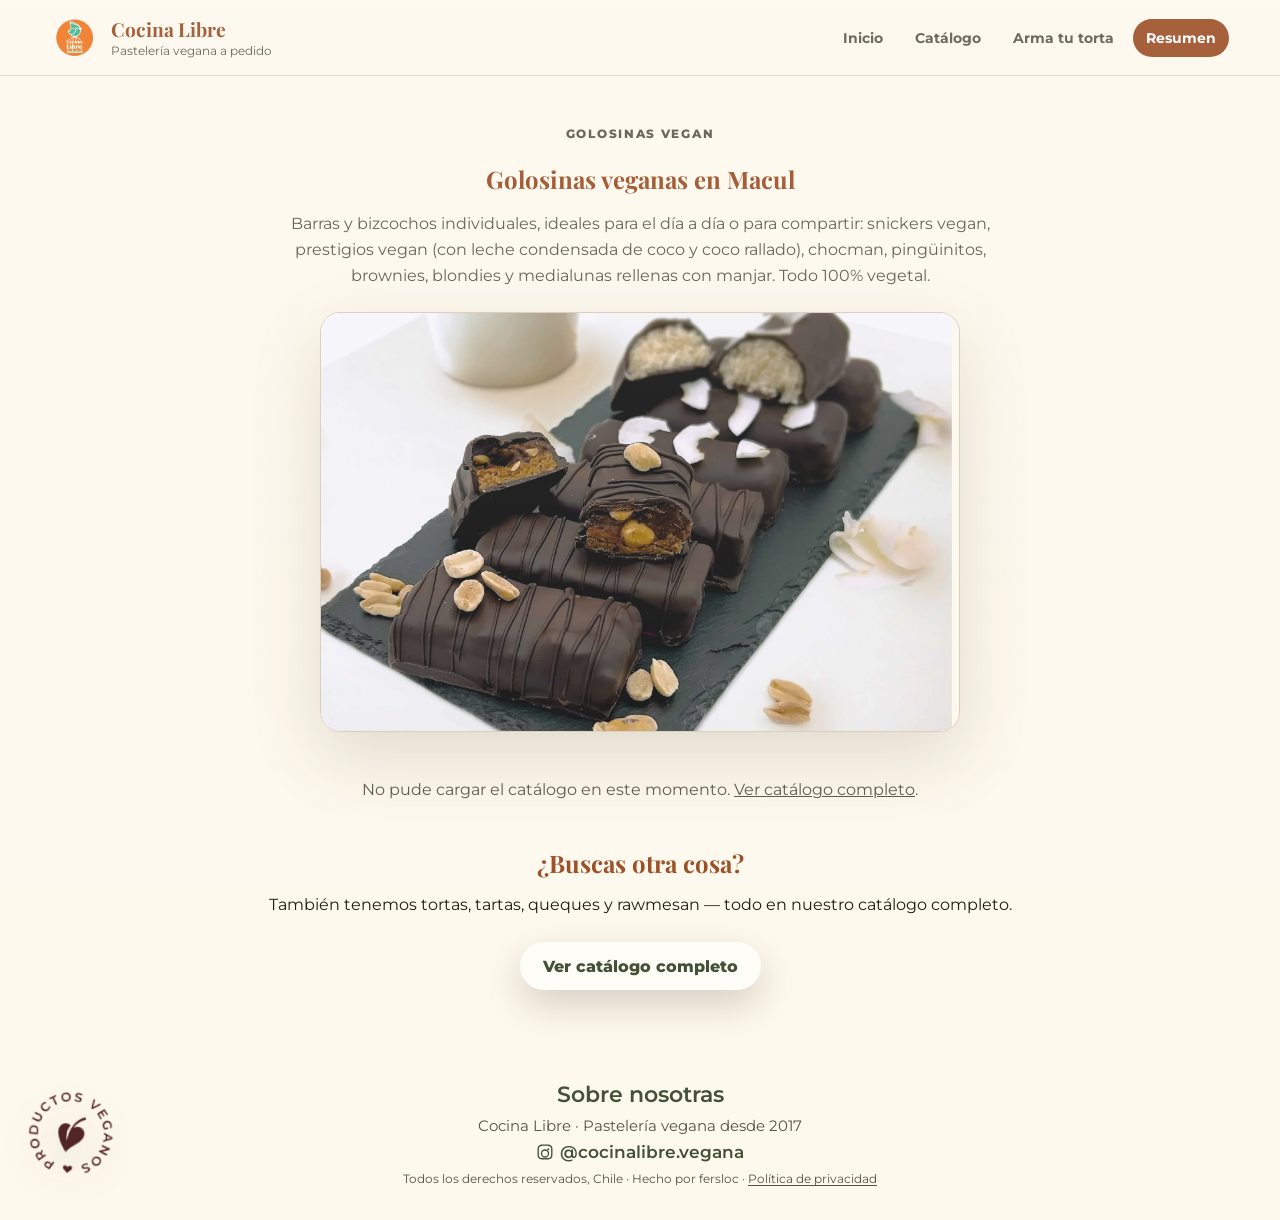
<file: golosinas-veganas.html>
<!doctype html>
<html lang="es">
  <head>
    <meta charset="utf-8" />
    <meta name="viewport" content="width=device-width, initial-scale=1" />
    <title>Golosinas veganas en Macul | Cocina Libre</title>
    <link rel="icon" type="image/png" href="assets/Imagenes/recursosGraficos/recursos graficos extra-logo colores.png" />
    <link rel="apple-touch-icon" href="assets/Imagenes/recursosGraficos/recursos graficos extra-logo colores.png" />
    <meta name="description" content="Golosinas veganas en Macul: snickers, prestigios, chocman, pingüinitos, brownies, blondies y medialunas. 100% vegetal, sin lácteos ni huevo." />
    <meta name="robots" content="index, follow" />
    <link rel="canonical" href="https://cocinalibre.cl/golosinas-veganas.html" />
    <meta name="theme-color" content="#435137" />
    <meta property="og:title" content="Golosinas veganas en Macul | Cocina Libre" />
    <meta property="og:description" content="Golosinas veganas en Macul: snickers, prestigios, chocman, pingüinitos, brownies, blondies y medialunas." />
    <meta property="og:image" content="https://cocinalibre.cl/assets/Imagenes/imagenes categorias/cat-golosinas1.webp" />
    <meta property="og:url" content="https://cocinalibre.cl/golosinas-veganas.html" />
    <meta property="og:type" content="website" />
    <link rel="preconnect" href="https://fonts.googleapis.com" />
    <link rel="preconnect" href="https://fonts.gstatic.com" crossorigin />
    <link href="https://fonts.googleapis.com/css2?family=Montserrat:wght@400;500;600;700;800&family=Playfair+Display:wght@600;700&display=swap" rel="stylesheet" />
    <link rel="stylesheet" href="styles.css" />
    <style>
      .cat-hero { padding: 48px 0 8px; max-width: 760px; margin: 0 auto; text-align: center; }
      .cat-hero h1 { margin-bottom: 12px; font-family: "Playfair Display", Georgia, serif; color: var(--clay); font-weight: 700; }
      .cat-hero p { color: var(--muted); line-height: 1.6; }
      .cat-photo { display: block; width: 100%; max-width: 640px; margin: 24px auto; border-radius: 20px; border: 1px solid var(--line); box-shadow: var(--shadow); object-fit: cover; max-height: 420px; }
      .cat-section { max-width: 760px; margin: 0 auto 40px; }
      .cat-section h2 { margin-bottom: 12px; }
      .cat-section p, .cat-section li { color: var(--muted); line-height: 1.6; }
      .cat-catalog { max-width: 900px; margin: 0 auto 32px; text-align: center; }
      .cat-cta { max-width: 760px; margin: 0 auto 56px; text-align: center; }
      .cat-cta h2 { color: var(--clay); }
      .cat-cta .button { margin-top: 12px; }
    </style>
  </head>
  <body>
    <header class="topbar">
      <a class="brand" href="index.html#inicio">
        <span class="brand-mark"><img src="assets/Imagenes/recursosGraficos/recursos graficos extra-logo colores.webp" alt="Cocina Libre" /></span>
        <span>
          <strong>Cocina Libre</strong>
          <span>Pastelería vegana a pedido</span>
        </span>
      </a>
      <nav class="nav" aria-label="Navegación principal">
        <a href="index.html#inicio">Inicio</a>
        <a href="index.html#catalogo">Catálogo</a>
        <a href="index.html#arma-tu-torta">Arma tu torta</a>
        <a class="whatsapp-link" href="index.html#resumen">Resumen</a>
      </nav>
    </header>

    <main class="page">
      <section class="shell cat-hero">
        <p class="eyebrow">Golosinas vegan</p>
        <h1>Golosinas veganas en Macul</h1>
        <p>
          Barras y bizcochos individuales, ideales para el día a día o para compartir: snickers vegan, prestigios
          vegan (con leche condensada de coco y coco rallado), chocman, pingüinitos, brownies, blondies y
          medialunas rellenas con manjar. Todo 100% vegetal.
        </p>
        <img class="cat-photo" src="assets/Imagenes/imagenes categorias/cat-golosinas1.webp" alt="Golosinas veganas de Cocina Libre" />
      </section>

      <section class="shell cat-catalog">
        <div id="embeddedCatalog" class="catalog-grid"></div>
      </section>

      <section class="shell cat-cta">
        <h2>¿Buscas otra cosa?</h2>
        <p>También tenemos tortas, tartas, queques y rawmesan — todo en nuestro catálogo completo.</p>
        <a class="button primary" href="index.html#catalogo">Ver catálogo completo</a>
      </section>
    </main>

    <footer class="shell footer">
      <span class="footer-badges" aria-hidden="true">
        <span class="footer-stamp-wrap"><img class="footer-stamp" src="assets/Imagenes/recursosGraficos/recursos graficos extra-productosveganos.webp" alt="" /></span>
      </span>
      <span class="footer-copy">
        <a class="footer-about-link footer-about-link--top" href="sobre-nosotras.html">Sobre nosotras</a><br />
        <span class="footer-tagline">Cocina Libre · Pastelería vegana desde 2017</span><br />
        <span class="footer-links">
          <a class="footer-instagram" href="https://instagram.com/cocinalibre.vegana" target="_blank" rel="noreferrer" aria-label="Instagram de Cocina Libre">
            <svg class="footer-instagram-icon" viewBox="0 0 24 24" aria-hidden="true" focusable="false"><path fill="currentColor" d="M12 2c2.717 0 3.056.01 4.122.06 1.065.05 1.79.217 2.428.465.66.254 1.216.598 1.772 1.153.5.5.9 1.112 1.153 1.772.247.637.415 1.363.465 2.428.05 1.066.06 1.405.06 4.122s-.01 3.056-.06 4.122c-.05 1.065-.218 1.79-.465 2.428a4.883 4.883 0 01-1.153 1.772c-.5.5-1.112.9-1.772 1.153-.637.247-1.363.415-2.428.465-1.066.05-1.405.06-4.122.06s-3.056-.01-4.122-.06c-1.065-.05-1.79-.218-2.428-.465a4.883 4.883 0 01-1.772-1.153 4.883 4.883 0 01-1.153-1.772c-.247-.637-.415-1.363-.465-2.428C2.013 15.056 2 14.717 2 12s.01-3.056.06-4.122c.05-1.066.217-1.79.465-2.428a4.883 4.883 0 011.153-1.772A4.883 4.883 0 015.45 2.525c.637-.248 1.363-.415 2.428-.465C8.944 2.013 9.283 2 12 2zm0 1.802c-2.67 0-2.986.01-4.04.058-.976.045-1.505.207-1.858.344-.466.181-.8.398-1.15.748-.35.35-.567.684-.748 1.15-.137.353-.3.882-.344 1.858-.048 1.054-.058 1.37-.058 4.04s.01 2.986.058 4.04c.045.976.207 1.505.344 1.858.181.466.398.8.748 1.15.35.35.684.567 1.15.748.353.137.882.3 1.858.344 1.054.048 1.37.058 4.04.058s2.986-.01 4.04-.058c.976-.045 1.505-.207 1.858-.344.466-.181.8-.398 1.15-.748.35-.35.567-.684.748-1.15.137-.353.3-.882.344-1.858.048-1.054.058-1.37.058-4.04s-.01-2.986-.058-4.04c-.045-.976-.207-1.505-.344-1.858a3.09 3.09 0 00-.748-1.15 3.09 3.09 0 00-1.15-.748c-.353-.137-.882-.3-1.858-.344-1.054-.048-1.37-.058-4.04-.058zm0 4.594a5.604 5.604 0 110 11.208 5.604 5.604 0 010-11.208zm0 1.802a3.802 3.802 0 100 7.604 3.802 3.802 0 000-7.604zm5.838-1.995a1.31 1.31 0 11-2.62 0 1.31 1.31 0 012.62 0z"/></svg>
            <span class="footer-instagram-handle">@cocinalibre.vegana</span>
          </a>
        </span>
        <span class="footer-credit">Todos los derechos reservados, Chile · Hecho por fersloc · <a href="politica-de-privacidad.html">Política de privacidad</a></span>
      </span>
    </footer>

    <script src="catalog-embed.js"></script>
    <script>
      renderEmbeddedCatalog(document.getElementById("embeddedCatalog"), "Golosinas vegan");
    </script>
    <script src="scroll-top.js"></script>
  </body>
</html>
</file>
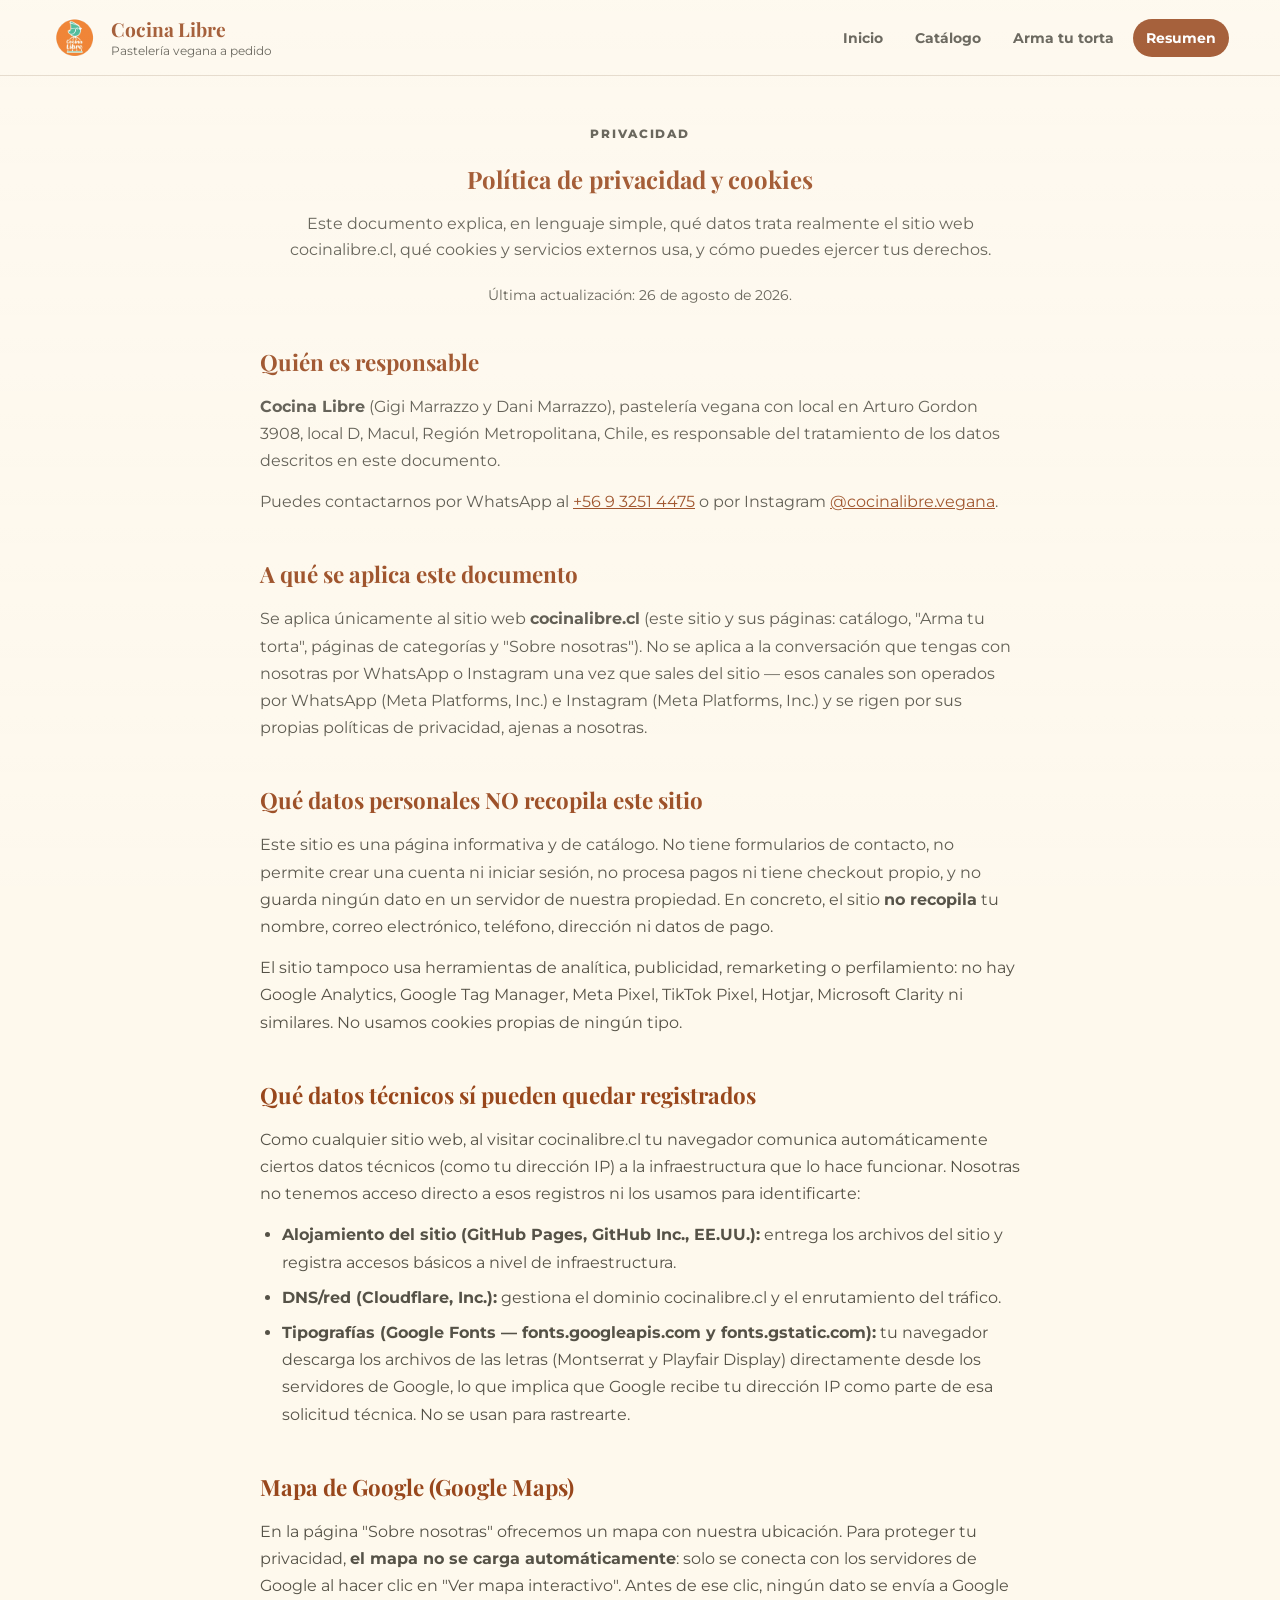
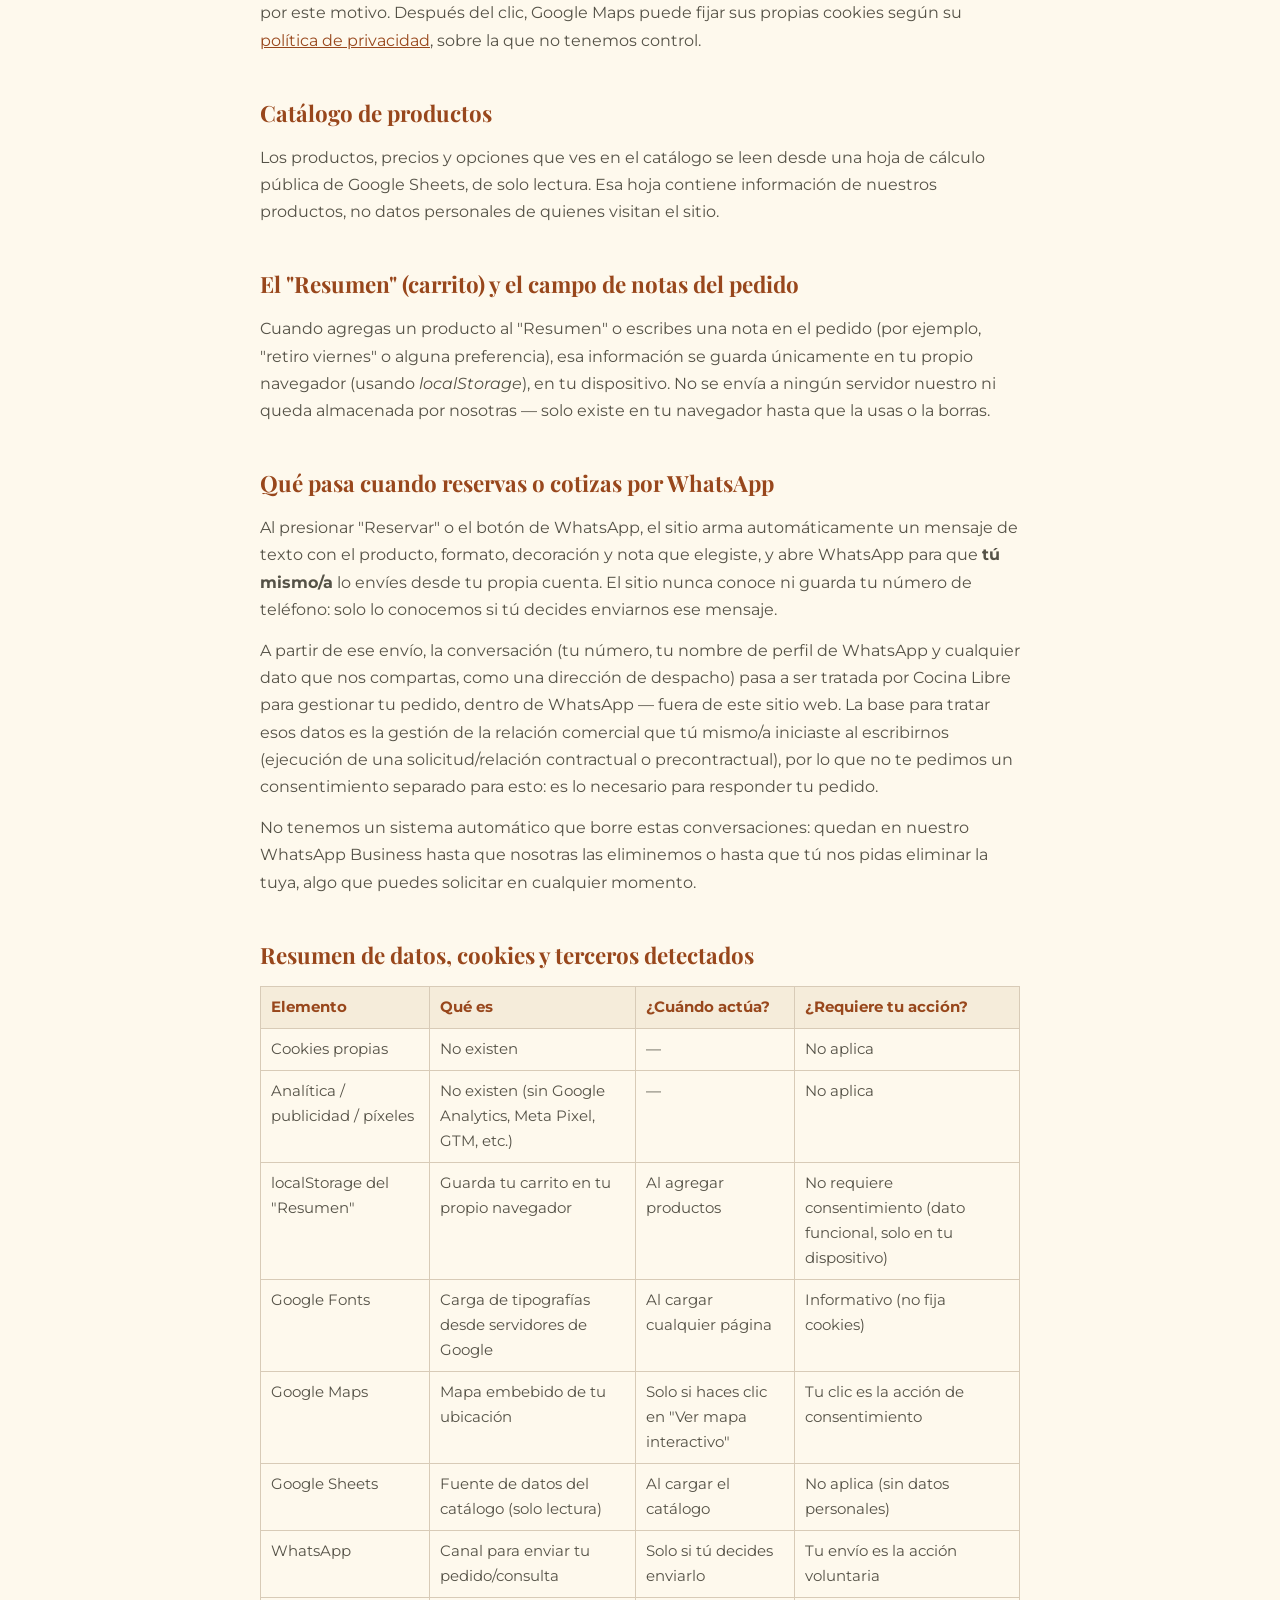
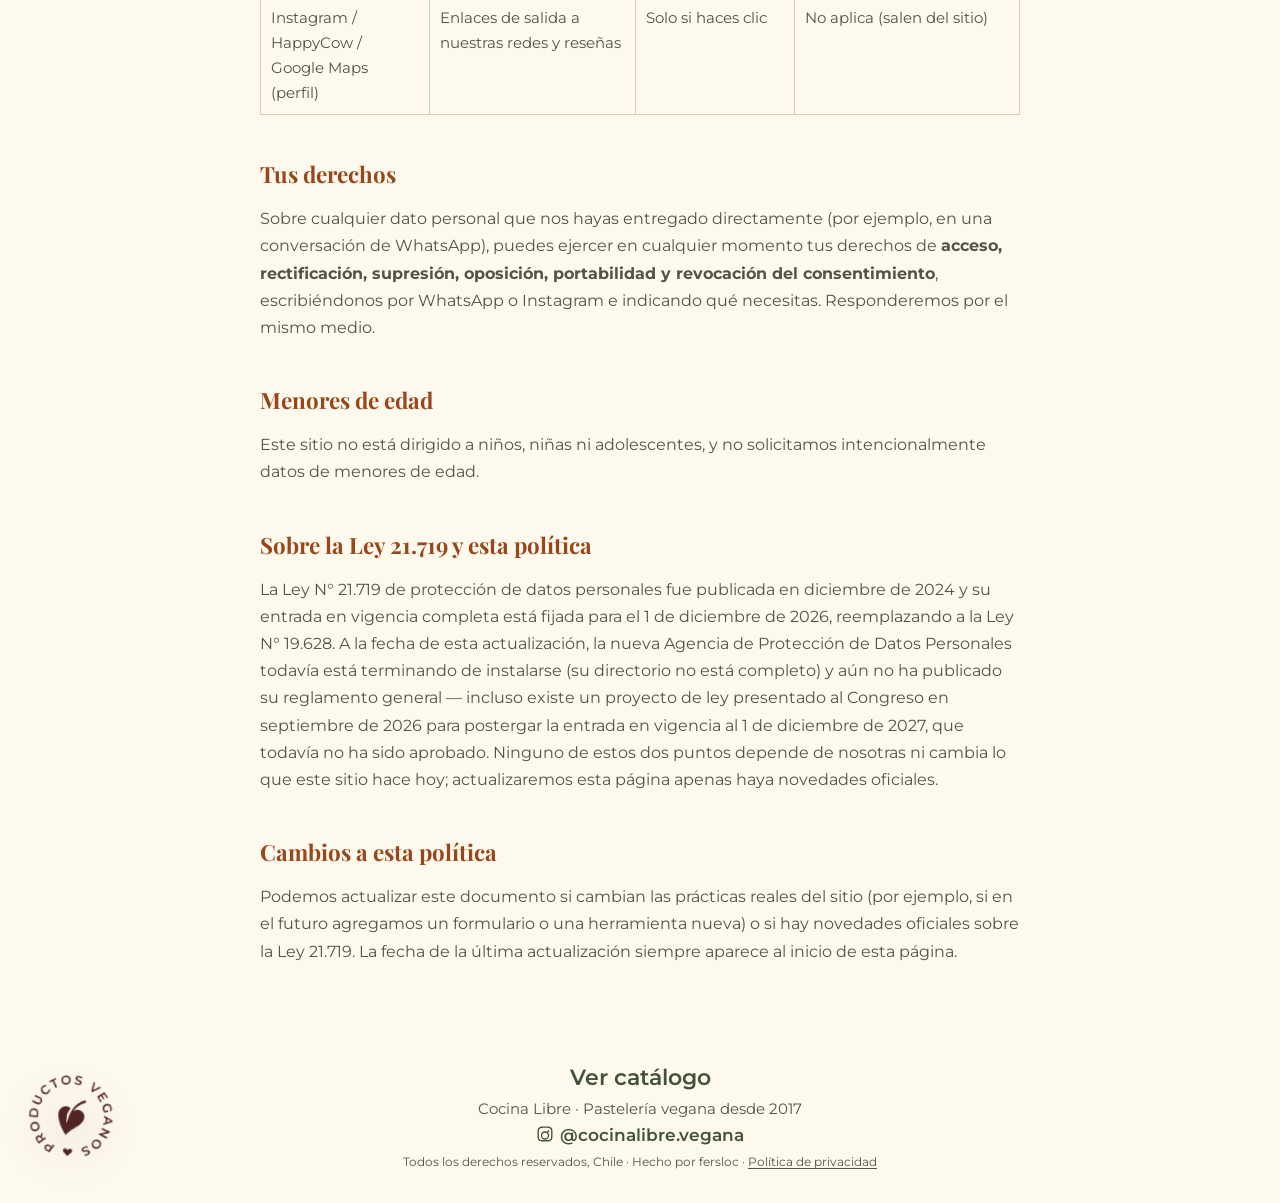
<file: politica-de-privacidad.html>
<!doctype html>
<html lang="es">
  <head>
    <meta charset="utf-8" />
    <meta name="viewport" content="width=device-width, initial-scale=1" />
    <title>Política de privacidad | Cocina Libre</title>
    <link rel="icon" type="image/png" href="assets/Imagenes/recursosGraficos/recursos graficos extra-logo colores.png" />
    <link rel="apple-touch-icon" href="assets/Imagenes/recursosGraficos/recursos graficos extra-logo colores.png" />
    <meta name="description" content="Qué datos trata el sitio web de Cocina Libre, qué cookies y servicios externos usa, y cómo ejercer tus derechos sobre tus datos personales." />
    <meta name="robots" content="index, follow" />
    <link rel="canonical" href="https://cocinalibre.cl/politica-de-privacidad.html" />
    <meta name="theme-color" content="#435137" />
    <meta property="og:title" content="Política de privacidad | Cocina Libre" />
    <meta property="og:description" content="Qué datos trata el sitio web de Cocina Libre, qué cookies usa y cómo ejercer tus derechos." />
    <meta property="og:url" content="https://cocinalibre.cl/politica-de-privacidad.html" />
    <meta property="og:type" content="website" />
    <link rel="preconnect" href="https://fonts.googleapis.com" />
    <link rel="preconnect" href="https://fonts.gstatic.com" crossorigin />
    <link href="https://fonts.googleapis.com/css2?family=Montserrat:wght@400;500;600;700;800&family=Playfair+Display:wght@600;700&display=swap" rel="stylesheet" />
    <link rel="stylesheet" href="styles.css" />
    <style>
      .privacy-hero {
        padding: 48px 0 8px;
      }

      .privacy-intro {
        max-width: 760px;
        margin: 0 auto 8px;
        text-align: center;
      }

      .privacy-intro h1 {
        margin-bottom: 10px;
        font-family: "Playfair Display", Georgia, serif;
        color: var(--clay);
      }

      .privacy-intro p {
        color: var(--muted);
        line-height: 1.6;
      }

      .privacy-updated {
        text-align: center;
        color: var(--muted);
        font-size: 0.85rem;
        margin: 0 0 40px;
      }

      .privacy-body {
        max-width: 760px;
        margin: 0 auto 64px;
        line-height: 1.7;
        color: var(--muted);
      }

      .privacy-body h2 {
        color: var(--clay);
        font-family: "Playfair Display", Georgia, serif;
        margin: 40px 0 12px;
        font-size: 1.4rem;
      }

      .privacy-body h2:first-child {
        margin-top: 0;
      }

      .privacy-body h3 {
        color: var(--clay);
        margin: 24px 0 8px;
        font-size: 1.05rem;
      }

      .privacy-body p {
        margin: 0 0 14px;
      }

      .privacy-body ul {
        margin: 0 0 14px;
        padding-left: 22px;
      }

      .privacy-body li {
        margin-bottom: 8px;
      }

      .privacy-body a {
        color: var(--clay);
      }

      .privacy-table {
        width: 100%;
        border-collapse: collapse;
        margin: 0 0 20px;
        font-size: 0.92rem;
      }

      .privacy-table th,
      .privacy-table td {
        text-align: left;
        padding: 8px 10px;
        border: 1px solid var(--line);
        vertical-align: top;
      }

      .privacy-table th {
        background: var(--cream-2);
        color: var(--clay);
      }

    </style>
  </head>
  <body>
    <header class="topbar">
      <a class="brand" href="index.html#inicio">
        <span class="brand-mark"><img src="assets/Imagenes/recursosGraficos/recursos graficos extra-logo colores.webp" alt="Cocina Libre" /></span>
        <span>
          <strong>Cocina Libre</strong>
          <span>Pastelería vegana a pedido</span>
        </span>
      </a>
      <nav class="nav" aria-label="Navegación principal">
        <a href="index.html#inicio">Inicio</a>
        <a href="index.html#catalogo">Catálogo</a>
        <a href="index.html#arma-tu-torta">Arma tu torta</a>
        <a class="whatsapp-link" href="index.html#resumen">Resumen</a>
      </nav>
    </header>

    <main class="page">
      <section class="shell privacy-hero">
        <div class="privacy-intro">
          <p class="eyebrow">Privacidad</p>
          <h1>Política de privacidad y cookies</h1>
          <p>Este documento explica, en lenguaje simple, qué datos trata realmente el sitio web cocinalibre.cl, qué cookies y servicios externos usa, y cómo puedes ejercer tus derechos.</p>
        </div>
      </section>
      <p class="privacy-updated">Última actualización: 26 de agosto de 2026.</p>

      <section class="shell privacy-body">
        <h2>Quién es responsable</h2>
        <p><strong>Cocina Libre</strong> (Gigi Marrazzo y Dani Marrazzo), pastelería vegana con local en Arturo Gordon 3908, local D, Macul, Región Metropolitana, Chile, es responsable del tratamiento de los datos descritos en este documento.</p>
        <p>Puedes contactarnos por WhatsApp al <a href="https://api.whatsapp.com/send?phone=56932514475&text=Hola%20Cocina%20Libre%2C%20tengo%20una%20consulta%20sobre%20mis%20datos%20personales." target="_blank" rel="noreferrer">+56 9 3251 4475</a> o por Instagram <a href="https://instagram.com/cocinalibre.vegana" target="_blank" rel="noreferrer">@cocinalibre.vegana</a>.</p>

        <h2>A qué se aplica este documento</h2>
        <p>Se aplica únicamente al sitio web <strong>cocinalibre.cl</strong> (este sitio y sus páginas: catálogo, "Arma tu torta", páginas de categorías y "Sobre nosotras"). No se aplica a la conversación que tengas con nosotras por WhatsApp o Instagram una vez que sales del sitio — esos canales son operados por WhatsApp (Meta Platforms, Inc.) e Instagram (Meta Platforms, Inc.) y se rigen por sus propias políticas de privacidad, ajenas a nosotras.</p>

        <h2>Qué datos personales NO recopila este sitio</h2>
        <p>Este sitio es una página informativa y de catálogo. No tiene formularios de contacto, no permite crear una cuenta ni iniciar sesión, no procesa pagos ni tiene checkout propio, y no guarda ningún dato en un servidor de nuestra propiedad. En concreto, el sitio <strong>no recopila</strong> tu nombre, correo electrónico, teléfono, dirección ni datos de pago.</p>
        <p>El sitio tampoco usa herramientas de analítica, publicidad, remarketing o perfilamiento: no hay Google Analytics, Google Tag Manager, Meta Pixel, TikTok Pixel, Hotjar, Microsoft Clarity ni similares. No usamos cookies propias de ningún tipo.</p>

        <h2>Qué datos técnicos sí pueden quedar registrados</h2>
        <p>Como cualquier sitio web, al visitar cocinalibre.cl tu navegador comunica automáticamente ciertos datos técnicos (como tu dirección IP) a la infraestructura que lo hace funcionar. Nosotras no tenemos acceso directo a esos registros ni los usamos para identificarte:</p>
        <ul>
          <li><strong>Alojamiento del sitio (GitHub Pages, GitHub Inc., EE.UU.):</strong> entrega los archivos del sitio y registra accesos básicos a nivel de infraestructura.</li>
          <li><strong>DNS/red (Cloudflare, Inc.):</strong> gestiona el dominio cocinalibre.cl y el enrutamiento del tráfico.</li>
          <li><strong>Tipografías (Google Fonts — fonts.googleapis.com y fonts.gstatic.com):</strong> tu navegador descarga los archivos de las letras (Montserrat y Playfair Display) directamente desde los servidores de Google, lo que implica que Google recibe tu dirección IP como parte de esa solicitud técnica. No se usan para rastrearte.</li>
        </ul>

        <h2 id="mapa">Mapa de Google (Google Maps)</h2>
        <p>En la página "Sobre nosotras" ofrecemos un mapa con nuestra ubicación. Para proteger tu privacidad, <strong>el mapa no se carga automáticamente</strong>: solo se conecta con los servidores de Google al hacer clic en "Ver mapa interactivo". Antes de ese clic, ningún dato se envía a Google por este motivo. Después del clic, Google Maps puede fijar sus propias cookies según su <a href="https://policies.google.com/privacy" target="_blank" rel="noreferrer">política de privacidad</a>, sobre la que no tenemos control.</p>

        <h2>Catálogo de productos</h2>
        <p>Los productos, precios y opciones que ves en el catálogo se leen desde una hoja de cálculo pública de Google Sheets, de solo lectura. Esa hoja contiene información de nuestros productos, no datos personales de quienes visitan el sitio.</p>

        <h2>El "Resumen" (carrito) y el campo de notas del pedido</h2>
        <p>Cuando agregas un producto al "Resumen" o escribes una nota en el pedido (por ejemplo, "retiro viernes" o alguna preferencia), esa información se guarda únicamente en tu propio navegador (usando <em>localStorage</em>), en tu dispositivo. No se envía a ningún servidor nuestro ni queda almacenada por nosotras — solo existe en tu navegador hasta que la usas o la borras.</p>

        <h2>Qué pasa cuando reservas o cotizas por WhatsApp</h2>
        <p>Al presionar "Reservar" o el botón de WhatsApp, el sitio arma automáticamente un mensaje de texto con el producto, formato, decoración y nota que elegiste, y abre WhatsApp para que <strong>tú mismo/a</strong> lo envíes desde tu propia cuenta. El sitio nunca conoce ni guarda tu número de teléfono: solo lo conocemos si tú decides enviarnos ese mensaje.</p>
        <p>A partir de ese envío, la conversación (tu número, tu nombre de perfil de WhatsApp y cualquier dato que nos compartas, como una dirección de despacho) pasa a ser tratada por Cocina Libre para gestionar tu pedido, dentro de WhatsApp — fuera de este sitio web. La base para tratar esos datos es la gestión de la relación comercial que tú mismo/a iniciaste al escribirnos (ejecución de una solicitud/relación contractual o precontractual), por lo que no te pedimos un consentimiento separado para esto: es lo necesario para responder tu pedido.</p>
        <p>No tenemos un sistema automático que borre estas conversaciones: quedan en nuestro WhatsApp Business hasta que nosotras las eliminemos o hasta que tú nos pidas eliminar la tuya, algo que puedes solicitar en cualquier momento.</p>

        <h2>Resumen de datos, cookies y terceros detectados</h2>
        <table class="privacy-table">
          <tr><th>Elemento</th><th>Qué es</th><th>¿Cuándo actúa?</th><th>¿Requiere tu acción?</th></tr>
          <tr><td>Cookies propias</td><td>No existen</td><td>—</td><td>No aplica</td></tr>
          <tr><td>Analítica / publicidad / píxeles</td><td>No existen (sin Google Analytics, Meta Pixel, GTM, etc.)</td><td>—</td><td>No aplica</td></tr>
          <tr><td>localStorage del "Resumen"</td><td>Guarda tu carrito en tu propio navegador</td><td>Al agregar productos</td><td>No requiere consentimiento (dato funcional, solo en tu dispositivo)</td></tr>
          <tr><td>Google Fonts</td><td>Carga de tipografías desde servidores de Google</td><td>Al cargar cualquier página</td><td>Informativo (no fija cookies)</td></tr>
          <tr><td>Google Maps</td><td>Mapa embebido de tu ubicación</td><td>Solo si haces clic en "Ver mapa interactivo"</td><td>Tu clic es la acción de consentimiento</td></tr>
          <tr><td>Google Sheets</td><td>Fuente de datos del catálogo (solo lectura)</td><td>Al cargar el catálogo</td><td>No aplica (sin datos personales)</td></tr>
          <tr><td>WhatsApp</td><td>Canal para enviar tu pedido/consulta</td><td>Solo si tú decides enviarlo</td><td>Tu envío es la acción voluntaria</td></tr>
          <tr><td>Instagram / HappyCow / Google Maps (perfil)</td><td>Enlaces de salida a nuestras redes y reseñas</td><td>Solo si haces clic</td><td>No aplica (salen del sitio)</td></tr>
        </table>

        <h2>Tus derechos</h2>
        <p>Sobre cualquier dato personal que nos hayas entregado directamente (por ejemplo, en una conversación de WhatsApp), puedes ejercer en cualquier momento tus derechos de <strong>acceso, rectificación, supresión, oposición, portabilidad y revocación del consentimiento</strong>, escribiéndonos por WhatsApp o Instagram e indicando qué necesitas. Responderemos por el mismo medio.</p>

        <h2>Menores de edad</h2>
        <p>Este sitio no está dirigido a niños, niñas ni adolescentes, y no solicitamos intencionalmente datos de menores de edad.</p>

        <h2>Sobre la Ley 21.719 y esta política</h2>
        <p>La Ley N° 21.719 de protección de datos personales fue publicada en diciembre de 2024 y su entrada en vigencia completa está fijada para el 1 de diciembre de 2026, reemplazando a la Ley N° 19.628. A la fecha de esta actualización, la nueva Agencia de Protección de Datos Personales todavía está terminando de instalarse (su directorio no está completo) y aún no ha publicado su reglamento general — incluso existe un proyecto de ley presentado al Congreso en septiembre de 2026 para postergar la entrada en vigencia al 1 de diciembre de 2027, que todavía no ha sido aprobado. Ninguno de estos dos puntos depende de nosotras ni cambia lo que este sitio hace hoy; actualizaremos esta página apenas haya novedades oficiales.</p>

        <h2>Cambios a esta política</h2>
        <p>Podemos actualizar este documento si cambian las prácticas reales del sitio (por ejemplo, si en el futuro agregamos un formulario o una herramienta nueva) o si hay novedades oficiales sobre la Ley 21.719. La fecha de la última actualización siempre aparece al inicio de esta página.</p>
      </section>
    </main>

    <footer class="shell footer">
      <span class="footer-badges" aria-hidden="true">
        <span class="footer-stamp-wrap"><img class="footer-stamp" src="assets/Imagenes/recursosGraficos/recursos graficos extra-productosveganos.webp" alt="" /></span>
      </span>
      <span class="footer-copy">
        <a class="footer-about-link footer-about-link--top" href="index.html#catalogo">Ver catálogo</a><br />
        <span class="footer-tagline">Cocina Libre · Pastelería vegana desde 2017</span><br />
        <span class="footer-links">
          <a class="footer-instagram" href="https://instagram.com/cocinalibre.vegana" target="_blank" rel="noreferrer" aria-label="Instagram de Cocina Libre">
            <svg class="footer-instagram-icon" viewBox="0 0 24 24" aria-hidden="true" focusable="false"><path fill="currentColor" d="M12 2c2.717 0 3.056.01 4.122.06 1.065.05 1.79.217 2.428.465.66.254 1.216.598 1.772 1.153.5.5.9 1.112 1.153 1.772.247.637.415 1.363.465 2.428.05 1.066.06 1.405.06 4.122s-.01 3.056-.06 4.122c-.05 1.065-.218 1.79-.465 2.428a4.883 4.883 0 01-1.153 1.772c-.5.5-1.112.9-1.772 1.153-.637.247-1.363.415-2.428.465-1.066.05-1.405.06-4.122.06s-3.056-.01-4.122-.06c-1.065-.05-1.79-.218-2.428-.465a4.883 4.883 0 01-1.772-1.153 4.883 4.883 0 01-1.153-1.772c-.247-.637-.415-1.363-.465-2.428C2.013 15.056 2 14.717 2 12s.01-3.056.06-4.122c.05-1.066.217-1.79.465-2.428a4.883 4.883 0 011.153-1.772A4.883 4.883 0 015.45 2.525c.637-.248 1.363-.415 2.428-.465C8.944 2.013 9.283 2 12 2zm0 1.802c-2.67 0-2.986.01-4.04.058-.976.045-1.505.207-1.858.344-.466.181-.8.398-1.15.748-.35.35-.567.684-.748 1.15-.137.353-.3.882-.344 1.858-.048 1.054-.058 1.37-.058 4.04s.01 2.986.058 4.04c.045.976.207 1.505.344 1.858.181.466.398.8.748 1.15.35.35.684.567 1.15.748.353.137.882.3 1.858.344 1.054.048 1.37.058 4.04.058s2.986-.01 4.04-.058c.976-.045 1.505-.207 1.858-.344.466-.181.8-.398 1.15-.748.35-.35.567-.684.748-1.15.137-.353.3-.882.344-1.858.048-1.054.058-1.37.058-4.04s-.01-2.986-.058-4.04c-.045-.976-.207-1.505-.344-1.858a3.09 3.09 0 00-.748-1.15 3.09 3.09 0 00-1.15-.748c-.353-.137-.882-.3-1.858-.344-1.054-.048-1.37-.058-4.04-.058zm0 4.594a5.604 5.604 0 110 11.208 5.604 5.604 0 010-11.208zm0 1.802a3.802 3.802 0 100 7.604 3.802 3.802 0 000-7.604zm5.838-1.995a1.31 1.31 0 11-2.62 0 1.31 1.31 0 012.62 0z"/></svg>
            <span class="footer-instagram-handle">@cocinalibre.vegana</span>
          </a>
        </span>
        <span class="footer-credit">Todos los derechos reservados, Chile · Hecho por fersloc · <a href="politica-de-privacidad.html">Política de privacidad</a></span>
      </span>
    </footer>

    <script>
      window.SCROLL_TOP_CONFIG = { default: { src: "assets/Imagenes/recursosGraficos/recursos graficos extra-chincol3.webp", flip: false } };
    </script>
    <script src="scroll-top.js"></script>
  </body>
</html>
</file>
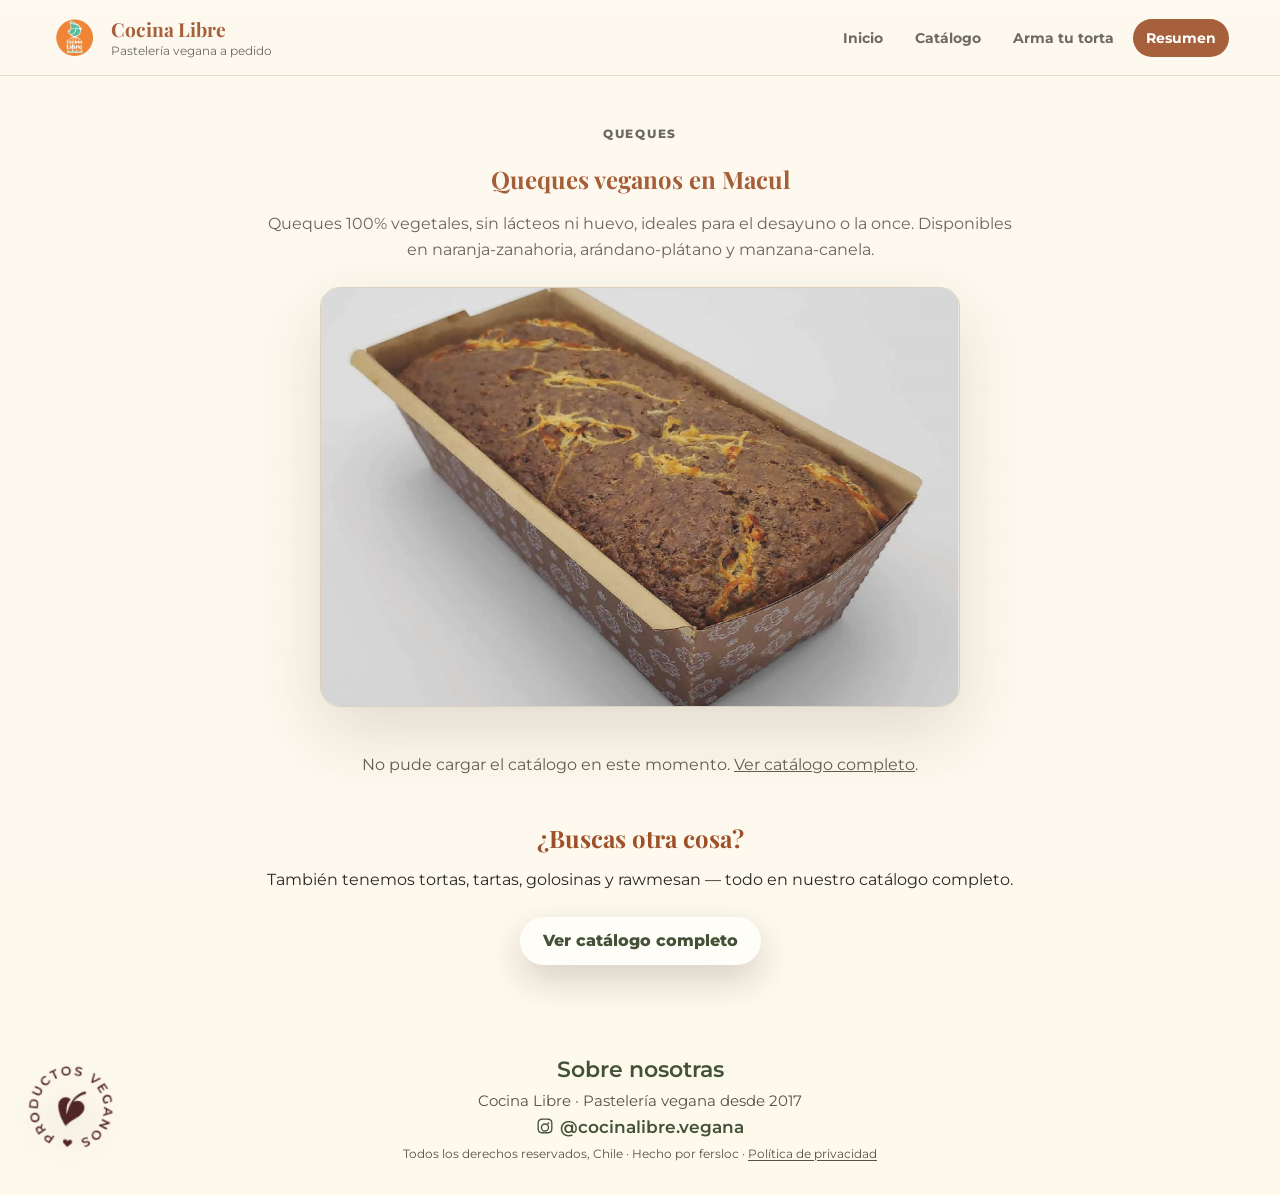
<file: queques-veganos.html>
<!doctype html>
<html lang="es">
  <head>
    <meta charset="utf-8" />
    <meta name="viewport" content="width=device-width, initial-scale=1" />
    <title>Queques veganos en Macul | Cocina Libre</title>
    <link rel="icon" type="image/png" href="assets/Imagenes/recursosGraficos/recursos graficos extra-logo colores.png" />
    <link rel="apple-touch-icon" href="assets/Imagenes/recursosGraficos/recursos graficos extra-logo colores.png" />
    <meta name="description" content="Queques veganos en Macul: naranja-zanahoria, arándano-plátano y manzana-canela. 100% vegetal, sin lácteos ni huevo, ideales para el desayuno o once." />
    <meta name="robots" content="index, follow" />
    <link rel="canonical" href="https://cocinalibre.cl/queques-veganos.html" />
    <meta name="theme-color" content="#435137" />
    <meta property="og:title" content="Queques veganos en Macul | Cocina Libre" />
    <meta property="og:description" content="Queques veganos en Macul: naranja-zanahoria, arándano-plátano y manzana-canela." />
    <meta property="og:image" content="https://cocinalibre.cl/assets/Imagenes/imagenes categorias/cat-Queques-manzanacanela.webp" />
    <meta property="og:url" content="https://cocinalibre.cl/queques-veganos.html" />
    <meta property="og:type" content="website" />
    <link rel="preconnect" href="https://fonts.googleapis.com" />
    <link rel="preconnect" href="https://fonts.gstatic.com" crossorigin />
    <link href="https://fonts.googleapis.com/css2?family=Montserrat:wght@400;500;600;700;800&family=Playfair+Display:wght@600;700&display=swap" rel="stylesheet" />
    <link rel="stylesheet" href="styles.css" />
    <style>
      .cat-hero { padding: 48px 0 8px; max-width: 760px; margin: 0 auto; text-align: center; }
      .cat-hero h1 { margin-bottom: 12px; font-family: "Playfair Display", Georgia, serif; color: var(--clay); font-weight: 700; }
      .cat-hero p { color: var(--muted); line-height: 1.6; }
      .cat-photo { display: block; width: 100%; max-width: 640px; margin: 24px auto; border-radius: 20px; border: 1px solid var(--line); box-shadow: var(--shadow); object-fit: cover; max-height: 420px; }
      .cat-section { max-width: 760px; margin: 0 auto 40px; }
      .cat-section h2 { margin-bottom: 12px; }
      .cat-section p, .cat-section li { color: var(--muted); line-height: 1.6; }
      .cat-catalog { max-width: 900px; margin: 0 auto 32px; text-align: center; }
      .cat-cta { max-width: 760px; margin: 0 auto 56px; text-align: center; }
      .cat-cta h2 { color: var(--clay); }
      .cat-cta .button { margin-top: 12px; }
    </style>
  </head>
  <body>
    <header class="topbar">
      <a class="brand" href="index.html#inicio">
        <span class="brand-mark"><img src="assets/Imagenes/recursosGraficos/recursos graficos extra-logo colores.webp" alt="Cocina Libre" /></span>
        <span>
          <strong>Cocina Libre</strong>
          <span>Pastelería vegana a pedido</span>
        </span>
      </a>
      <nav class="nav" aria-label="Navegación principal">
        <a href="index.html#inicio">Inicio</a>
        <a href="index.html#catalogo">Catálogo</a>
        <a href="index.html#arma-tu-torta">Arma tu torta</a>
        <a class="whatsapp-link" href="index.html#resumen">Resumen</a>
      </nav>
    </header>

    <main class="page">
      <section class="shell cat-hero">
        <p class="eyebrow">Queques</p>
        <h1>Queques veganos en Macul</h1>
        <p>
          Queques 100% vegetales, sin lácteos ni huevo, ideales para el desayuno o la once. Disponibles en
          naranja-zanahoria, arándano-plátano y manzana-canela.
        </p>
        <img class="cat-photo" src="assets/Imagenes/imagenes categorias/cat-Queques-manzanacanela.webp" alt="Queque vegano de Cocina Libre" />
      </section>

      <section class="shell cat-catalog">
        <div id="embeddedCatalog" class="catalog-grid"></div>
      </section>

      <section class="shell cat-cta">
        <h2>¿Buscas otra cosa?</h2>
        <p>También tenemos tortas, tartas, golosinas y rawmesan — todo en nuestro catálogo completo.</p>
        <a class="button primary" href="index.html#catalogo">Ver catálogo completo</a>
      </section>
    </main>

    <footer class="shell footer">
      <span class="footer-badges" aria-hidden="true">
        <span class="footer-stamp-wrap"><img class="footer-stamp" src="assets/Imagenes/recursosGraficos/recursos graficos extra-productosveganos.webp" alt="" /></span>
      </span>
      <span class="footer-copy">
        <a class="footer-about-link footer-about-link--top" href="sobre-nosotras.html">Sobre nosotras</a><br />
        <span class="footer-tagline">Cocina Libre · Pastelería vegana desde 2017</span><br />
        <span class="footer-links">
          <a class="footer-instagram" href="https://instagram.com/cocinalibre.vegana" target="_blank" rel="noreferrer" aria-label="Instagram de Cocina Libre">
            <svg class="footer-instagram-icon" viewBox="0 0 24 24" aria-hidden="true" focusable="false"><path fill="currentColor" d="M12 2c2.717 0 3.056.01 4.122.06 1.065.05 1.79.217 2.428.465.66.254 1.216.598 1.772 1.153.5.5.9 1.112 1.153 1.772.247.637.415 1.363.465 2.428.05 1.066.06 1.405.06 4.122s-.01 3.056-.06 4.122c-.05 1.065-.218 1.79-.465 2.428a4.883 4.883 0 01-1.153 1.772c-.5.5-1.112.9-1.772 1.153-.637.247-1.363.415-2.428.465-1.066.05-1.405.06-4.122.06s-3.056-.01-4.122-.06c-1.065-.05-1.79-.218-2.428-.465a4.883 4.883 0 01-1.772-1.153 4.883 4.883 0 01-1.153-1.772c-.247-.637-.415-1.363-.465-2.428C2.013 15.056 2 14.717 2 12s.01-3.056.06-4.122c.05-1.066.217-1.79.465-2.428a4.883 4.883 0 011.153-1.772A4.883 4.883 0 015.45 2.525c.637-.248 1.363-.415 2.428-.465C8.944 2.013 9.283 2 12 2zm0 1.802c-2.67 0-2.986.01-4.04.058-.976.045-1.505.207-1.858.344-.466.181-.8.398-1.15.748-.35.35-.567.684-.748 1.15-.137.353-.3.882-.344 1.858-.048 1.054-.058 1.37-.058 4.04s.01 2.986.058 4.04c.045.976.207 1.505.344 1.858.181.466.398.8.748 1.15.35.35.684.567 1.15.748.353.137.882.3 1.858.344 1.054.048 1.37.058 4.04.058s2.986-.01 4.04-.058c.976-.045 1.505-.207 1.858-.344.466-.181.8-.398 1.15-.748.35-.35.567-.684.748-1.15.137-.353.3-.882.344-1.858.048-1.054.058-1.37.058-4.04s-.01-2.986-.058-4.04c-.045-.976-.207-1.505-.344-1.858a3.09 3.09 0 00-.748-1.15 3.09 3.09 0 00-1.15-.748c-.353-.137-.882-.3-1.858-.344-1.054-.048-1.37-.058-4.04-.058zm0 4.594a5.604 5.604 0 110 11.208 5.604 5.604 0 010-11.208zm0 1.802a3.802 3.802 0 100 7.604 3.802 3.802 0 000-7.604zm5.838-1.995a1.31 1.31 0 11-2.62 0 1.31 1.31 0 012.62 0z"/></svg>
            <span class="footer-instagram-handle">@cocinalibre.vegana</span>
          </a>
        </span>
        <span class="footer-credit">Todos los derechos reservados, Chile · Hecho por fersloc · <a href="politica-de-privacidad.html">Política de privacidad</a></span>
      </span>
    </footer>

    <script src="catalog-embed.js"></script>
    <script>
      renderEmbeddedCatalog(document.getElementById("embeddedCatalog"), "Queques");
    </script>
    <script src="scroll-top.js"></script>
  </body>
</html>
</file>
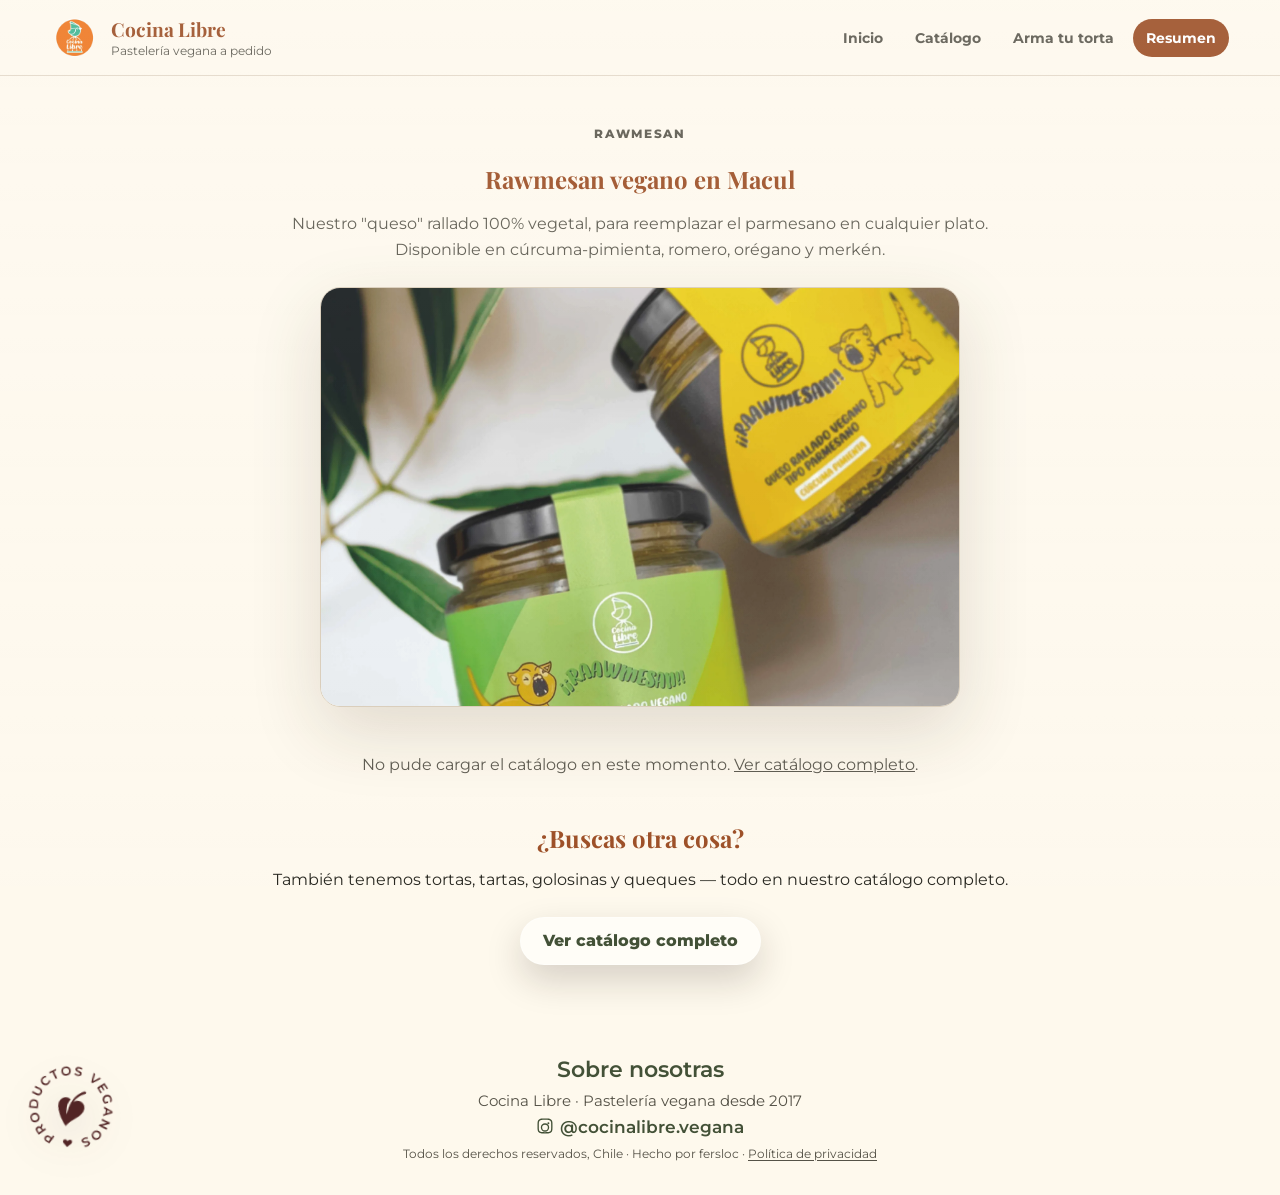
<file: rawmesan-vegano.html>
<!doctype html>
<html lang="es">
  <head>
    <meta charset="utf-8" />
    <meta name="viewport" content="width=device-width, initial-scale=1" />
    <title>Rawmesan vegano (queso rallado) en Macul | Cocina Libre</title>
    <link rel="icon" type="image/png" href="assets/Imagenes/recursosGraficos/recursos graficos extra-logo colores.png" />
    <link rel="apple-touch-icon" href="assets/Imagenes/recursosGraficos/recursos graficos extra-logo colores.png" />
    <meta name="description" content="Rawmesan vegano en Macul: queso rallado vegetal en cúrcuma-pimienta, romero, orégano y merkén. Formatos de 80 g y 160 g, 100% vegetal." />
    <meta name="robots" content="index, follow" />
    <link rel="canonical" href="https://cocinalibre.cl/rawmesan-vegano.html" />
    <meta name="theme-color" content="#435137" />
    <meta property="og:title" content="Rawmesan vegano (queso rallado) en Macul | Cocina Libre" />
    <meta property="og:description" content="Rawmesan vegano en Macul: queso rallado vegetal en cúrcuma-pimienta, romero, orégano y merkén." />
    <meta property="og:image" content="https://cocinalibre.cl/assets/Imagenes/imagenes categorias/cat-rawmesan.webp" />
    <meta property="og:url" content="https://cocinalibre.cl/rawmesan-vegano.html" />
    <meta property="og:type" content="website" />
    <link rel="preconnect" href="https://fonts.googleapis.com" />
    <link rel="preconnect" href="https://fonts.gstatic.com" crossorigin />
    <link href="https://fonts.googleapis.com/css2?family=Montserrat:wght@400;500;600;700;800&family=Playfair+Display:wght@600;700&display=swap" rel="stylesheet" />
    <link rel="stylesheet" href="styles.css" />
    <style>
      .cat-hero { padding: 48px 0 8px; max-width: 760px; margin: 0 auto; text-align: center; }
      .cat-hero h1 { margin-bottom: 12px; font-family: "Playfair Display", Georgia, serif; color: var(--clay); font-weight: 700; }
      .cat-hero p { color: var(--muted); line-height: 1.6; }
      .cat-photo { display: block; width: 100%; max-width: 640px; margin: 24px auto; border-radius: 20px; border: 1px solid var(--line); box-shadow: var(--shadow); object-fit: cover; max-height: 420px; }
      .cat-section { max-width: 760px; margin: 0 auto 40px; }
      .cat-section h2 { margin-bottom: 12px; }
      .cat-section p, .cat-section li { color: var(--muted); line-height: 1.6; }
      .cat-catalog { max-width: 900px; margin: 0 auto 32px; text-align: center; }
      .cat-cta { max-width: 760px; margin: 0 auto 56px; text-align: center; }
      .cat-cta h2 { color: var(--clay); }
      .cat-cta .button { margin-top: 12px; }
    </style>
  </head>
  <body>
    <header class="topbar">
      <a class="brand" href="index.html#inicio">
        <span class="brand-mark"><img src="assets/Imagenes/recursosGraficos/recursos graficos extra-logo colores.webp" alt="Cocina Libre" /></span>
        <span>
          <strong>Cocina Libre</strong>
          <span>Pastelería vegana a pedido</span>
        </span>
      </a>
      <nav class="nav" aria-label="Navegación principal">
        <a href="index.html#inicio">Inicio</a>
        <a href="index.html#catalogo">Catálogo</a>
        <a href="index.html#arma-tu-torta">Arma tu torta</a>
        <a class="whatsapp-link" href="index.html#resumen">Resumen</a>
      </nav>
    </header>

    <main class="page">
      <section class="shell cat-hero">
        <p class="eyebrow">Rawmesan</p>
        <h1>Rawmesan vegano en Macul</h1>
        <p>
          Nuestro "queso" rallado 100% vegetal, para reemplazar el parmesano en cualquier plato. Disponible en
          cúrcuma-pimienta, romero, orégano y merkén.
        </p>
        <img class="cat-photo" src="assets/Imagenes/imagenes categorias/cat-rawmesan.webp" alt="Rawmesan vegano de Cocina Libre" />
      </section>

      <section class="shell cat-catalog">
        <div id="embeddedCatalog" class="catalog-grid"></div>
      </section>

      <section class="shell cat-cta">
        <h2>¿Buscas otra cosa?</h2>
        <p>También tenemos tortas, tartas, golosinas y queques — todo en nuestro catálogo completo.</p>
        <a class="button primary" href="index.html#catalogo">Ver catálogo completo</a>
      </section>
    </main>

    <footer class="shell footer">
      <span class="footer-badges" aria-hidden="true">
        <span class="footer-stamp-wrap"><img class="footer-stamp" src="assets/Imagenes/recursosGraficos/recursos graficos extra-productosveganos.webp" alt="" /></span>
      </span>
      <span class="footer-copy">
        <a class="footer-about-link footer-about-link--top" href="sobre-nosotras.html">Sobre nosotras</a><br />
        <span class="footer-tagline">Cocina Libre · Pastelería vegana desde 2017</span><br />
        <span class="footer-links">
          <a class="footer-instagram" href="https://instagram.com/cocinalibre.vegana" target="_blank" rel="noreferrer" aria-label="Instagram de Cocina Libre">
            <svg class="footer-instagram-icon" viewBox="0 0 24 24" aria-hidden="true" focusable="false"><path fill="currentColor" d="M12 2c2.717 0 3.056.01 4.122.06 1.065.05 1.79.217 2.428.465.66.254 1.216.598 1.772 1.153.5.5.9 1.112 1.153 1.772.247.637.415 1.363.465 2.428.05 1.066.06 1.405.06 4.122s-.01 3.056-.06 4.122c-.05 1.065-.218 1.79-.465 2.428a4.883 4.883 0 01-1.153 1.772c-.5.5-1.112.9-1.772 1.153-.637.247-1.363.415-2.428.465-1.066.05-1.405.06-4.122.06s-3.056-.01-4.122-.06c-1.065-.05-1.79-.218-2.428-.465a4.883 4.883 0 01-1.772-1.153 4.883 4.883 0 01-1.153-1.772c-.247-.637-.415-1.363-.465-2.428C2.013 15.056 2 14.717 2 12s.01-3.056.06-4.122c.05-1.066.217-1.79.465-2.428a4.883 4.883 0 011.153-1.772A4.883 4.883 0 015.45 2.525c.637-.248 1.363-.415 2.428-.465C8.944 2.013 9.283 2 12 2zm0 1.802c-2.67 0-2.986.01-4.04.058-.976.045-1.505.207-1.858.344-.466.181-.8.398-1.15.748-.35.35-.567.684-.748 1.15-.137.353-.3.882-.344 1.858-.048 1.054-.058 1.37-.058 4.04s.01 2.986.058 4.04c.045.976.207 1.505.344 1.858.181.466.398.8.748 1.15.35.35.684.567 1.15.748.353.137.882.3 1.858.344 1.054.048 1.37.058 4.04.058s2.986-.01 4.04-.058c.976-.045 1.505-.207 1.858-.344.466-.181.8-.398 1.15-.748.35-.35.567-.684.748-1.15.137-.353.3-.882.344-1.858.048-1.054.058-1.37.058-4.04s-.01-2.986-.058-4.04c-.045-.976-.207-1.505-.344-1.858a3.09 3.09 0 00-.748-1.15 3.09 3.09 0 00-1.15-.748c-.353-.137-.882-.3-1.858-.344-1.054-.048-1.37-.058-4.04-.058zm0 4.594a5.604 5.604 0 110 11.208 5.604 5.604 0 010-11.208zm0 1.802a3.802 3.802 0 100 7.604 3.802 3.802 0 000-7.604zm5.838-1.995a1.31 1.31 0 11-2.62 0 1.31 1.31 0 012.62 0z"/></svg>
            <span class="footer-instagram-handle">@cocinalibre.vegana</span>
          </a>
        </span>
        <span class="footer-credit">Todos los derechos reservados, Chile · Hecho por fersloc · <a href="politica-de-privacidad.html">Política de privacidad</a></span>
      </span>
    </footer>

    <script src="catalog-embed.js"></script>
    <script>
      renderEmbeddedCatalog(document.getElementById("embeddedCatalog"), "Rawmesan");
    </script>
    <script src="scroll-top.js"></script>
  </body>
</html>
</file>
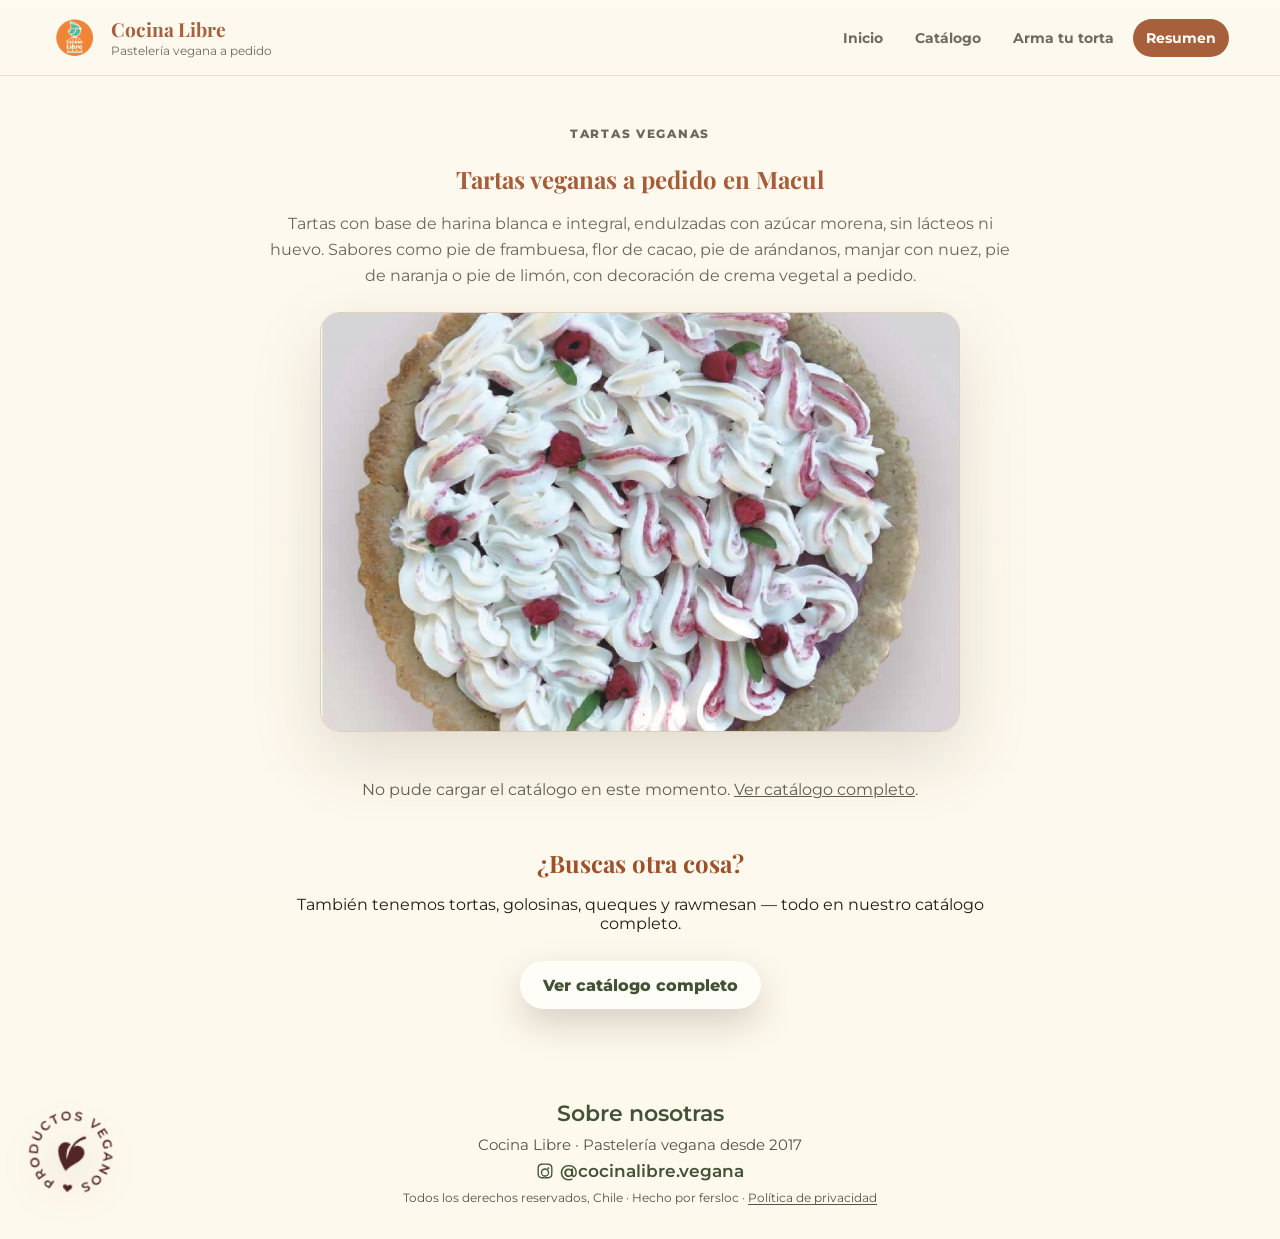
<file: tartas-veganas.html>
<!doctype html>
<html lang="es">
  <head>
    <meta charset="utf-8" />
    <meta name="viewport" content="width=device-width, initial-scale=1" />
    <title>Tartas veganas a pedido en Macul | Cocina Libre</title>
    <link rel="icon" type="image/png" href="assets/Imagenes/recursosGraficos/recursos graficos extra-logo colores.png" />
    <link rel="apple-touch-icon" href="assets/Imagenes/recursosGraficos/recursos graficos extra-logo colores.png" />
    <meta name="description" content="Tartas veganas a pedido en Macul: pie de frambuesa, cacao, arándanos, manjar con nuez, naranja y limón. Masa de harina blanca e integral, 100% vegetal." />
    <meta name="robots" content="index, follow" />
    <link rel="canonical" href="https://cocinalibre.cl/tartas-veganas.html" />
    <meta name="theme-color" content="#435137" />
    <meta property="og:title" content="Tartas veganas a pedido en Macul | Cocina Libre" />
    <meta property="og:description" content="Tartas veganas a pedido en Macul: pie de frambuesa, cacao, arándanos, manjar con nuez, naranja y limón." />
    <meta property="og:image" content="https://cocinalibre.cl/assets/Imagenes/imagenes categorias/cat-tarta1.webp" />
    <meta property="og:url" content="https://cocinalibre.cl/tartas-veganas.html" />
    <meta property="og:type" content="website" />
    <link rel="preconnect" href="https://fonts.googleapis.com" />
    <link rel="preconnect" href="https://fonts.gstatic.com" crossorigin />
    <link href="https://fonts.googleapis.com/css2?family=Montserrat:wght@400;500;600;700;800&family=Playfair+Display:wght@600;700&display=swap" rel="stylesheet" />
    <link rel="stylesheet" href="styles.css" />
    <style>
      .cat-hero { padding: 48px 0 8px; max-width: 760px; margin: 0 auto; text-align: center; }
      .cat-hero h1 { margin-bottom: 12px; font-family: "Playfair Display", Georgia, serif; color: var(--clay); font-weight: 700; }
      .cat-hero p { color: var(--muted); line-height: 1.6; }
      .cat-photo { display: block; width: 100%; max-width: 640px; margin: 24px auto; border-radius: 20px; border: 1px solid var(--line); box-shadow: var(--shadow); object-fit: cover; max-height: 420px; }
      .cat-section { max-width: 760px; margin: 0 auto 40px; }
      .cat-section h2 { margin-bottom: 12px; }
      .cat-section p, .cat-section li { color: var(--muted); line-height: 1.6; }
      .cat-catalog { max-width: 900px; margin: 0 auto 32px; text-align: center; }
      .cat-cta { max-width: 760px; margin: 0 auto 56px; text-align: center; }
      .cat-cta h2 { color: var(--clay); }
      .cat-cta .button { margin-top: 12px; }
    </style>
  </head>
  <body>
    <header class="topbar">
      <a class="brand" href="index.html#inicio">
        <span class="brand-mark"><img src="assets/Imagenes/recursosGraficos/recursos graficos extra-logo colores.webp" alt="Cocina Libre" /></span>
        <span>
          <strong>Cocina Libre</strong>
          <span>Pastelería vegana a pedido</span>
        </span>
      </a>
      <nav class="nav" aria-label="Navegación principal">
        <a href="index.html#inicio">Inicio</a>
        <a href="index.html#catalogo">Catálogo</a>
        <a href="index.html#arma-tu-torta">Arma tu torta</a>
        <a class="whatsapp-link" href="index.html#resumen">Resumen</a>
      </nav>
    </header>

    <main class="page">
      <section class="shell cat-hero">
        <p class="eyebrow">Tartas veganas</p>
        <h1>Tartas veganas a pedido en Macul</h1>
        <p>
          Tartas con base de harina blanca e integral, endulzadas con azúcar morena, sin lácteos ni huevo.
          Sabores como pie de frambuesa, flor de cacao, pie de arándanos, manjar con nuez, pie de naranja o
          pie de limón, con decoración de crema vegetal a pedido.
        </p>
        <img class="cat-photo" src="assets/Imagenes/imagenes categorias/cat-tarta1.webp" alt="Tarta vegana artesanal de Cocina Libre" />
      </section>

      <section class="shell cat-catalog">
        <div id="embeddedCatalog" class="catalog-grid"></div>
      </section>

      <section class="shell cat-cta">
        <h2>¿Buscas otra cosa?</h2>
        <p>También tenemos tortas, golosinas, queques y rawmesan — todo en nuestro catálogo completo.</p>
        <a class="button primary" href="index.html#catalogo">Ver catálogo completo</a>
      </section>
    </main>

    <footer class="shell footer">
      <span class="footer-badges" aria-hidden="true">
        <span class="footer-stamp-wrap"><img class="footer-stamp" src="assets/Imagenes/recursosGraficos/recursos graficos extra-productosveganos.webp" alt="" /></span>
      </span>
      <span class="footer-copy">
        <a class="footer-about-link footer-about-link--top" href="sobre-nosotras.html">Sobre nosotras</a><br />
        <span class="footer-tagline">Cocina Libre · Pastelería vegana desde 2017</span><br />
        <span class="footer-links">
          <a class="footer-instagram" href="https://instagram.com/cocinalibre.vegana" target="_blank" rel="noreferrer" aria-label="Instagram de Cocina Libre">
            <svg class="footer-instagram-icon" viewBox="0 0 24 24" aria-hidden="true" focusable="false"><path fill="currentColor" d="M12 2c2.717 0 3.056.01 4.122.06 1.065.05 1.79.217 2.428.465.66.254 1.216.598 1.772 1.153.5.5.9 1.112 1.153 1.772.247.637.415 1.363.465 2.428.05 1.066.06 1.405.06 4.122s-.01 3.056-.06 4.122c-.05 1.065-.218 1.79-.465 2.428a4.883 4.883 0 01-1.153 1.772c-.5.5-1.112.9-1.772 1.153-.637.247-1.363.415-2.428.465-1.066.05-1.405.06-4.122.06s-3.056-.01-4.122-.06c-1.065-.05-1.79-.218-2.428-.465a4.883 4.883 0 01-1.772-1.153 4.883 4.883 0 01-1.153-1.772c-.247-.637-.415-1.363-.465-2.428C2.013 15.056 2 14.717 2 12s.01-3.056.06-4.122c.05-1.066.217-1.79.465-2.428a4.883 4.883 0 011.153-1.772A4.883 4.883 0 015.45 2.525c.637-.248 1.363-.415 2.428-.465C8.944 2.013 9.283 2 12 2zm0 1.802c-2.67 0-2.986.01-4.04.058-.976.045-1.505.207-1.858.344-.466.181-.8.398-1.15.748-.35.35-.567.684-.748 1.15-.137.353-.3.882-.344 1.858-.048 1.054-.058 1.37-.058 4.04s.01 2.986.058 4.04c.045.976.207 1.505.344 1.858.181.466.398.8.748 1.15.35.35.684.567 1.15.748.353.137.882.3 1.858.344 1.054.048 1.37.058 4.04.058s2.986-.01 4.04-.058c.976-.045 1.505-.207 1.858-.344.466-.181.8-.398 1.15-.748.35-.35.567-.684.748-1.15.137-.353.3-.882.344-1.858.048-1.054.058-1.37.058-4.04s-.01-2.986-.058-4.04c-.045-.976-.207-1.505-.344-1.858a3.09 3.09 0 00-.748-1.15 3.09 3.09 0 00-1.15-.748c-.353-.137-.882-.3-1.858-.344-1.054-.048-1.37-.058-4.04-.058zm0 4.594a5.604 5.604 0 110 11.208 5.604 5.604 0 010-11.208zm0 1.802a3.802 3.802 0 100 7.604 3.802 3.802 0 000-7.604zm5.838-1.995a1.31 1.31 0 11-2.62 0 1.31 1.31 0 012.62 0z"/></svg>
            <span class="footer-instagram-handle">@cocinalibre.vegana</span>
          </a>
        </span>
        <span class="footer-credit">Todos los derechos reservados, Chile · Hecho por fersloc · <a href="politica-de-privacidad.html">Política de privacidad</a></span>
      </span>
    </footer>

    <script src="catalog-embed.js"></script>
    <script>
      renderEmbeddedCatalog(document.getElementById("embeddedCatalog"), "Tartas");
    </script>
    <script>
      window.SCROLL_TOP_CONFIG = {
        default: { src: "assets/Imagenes/Tartas/Aves y flores/Aves y flores-mirlo.png", flip: true }
      };
    </script>
    <script src="scroll-top.js"></script>
  </body>
</html>
</file>
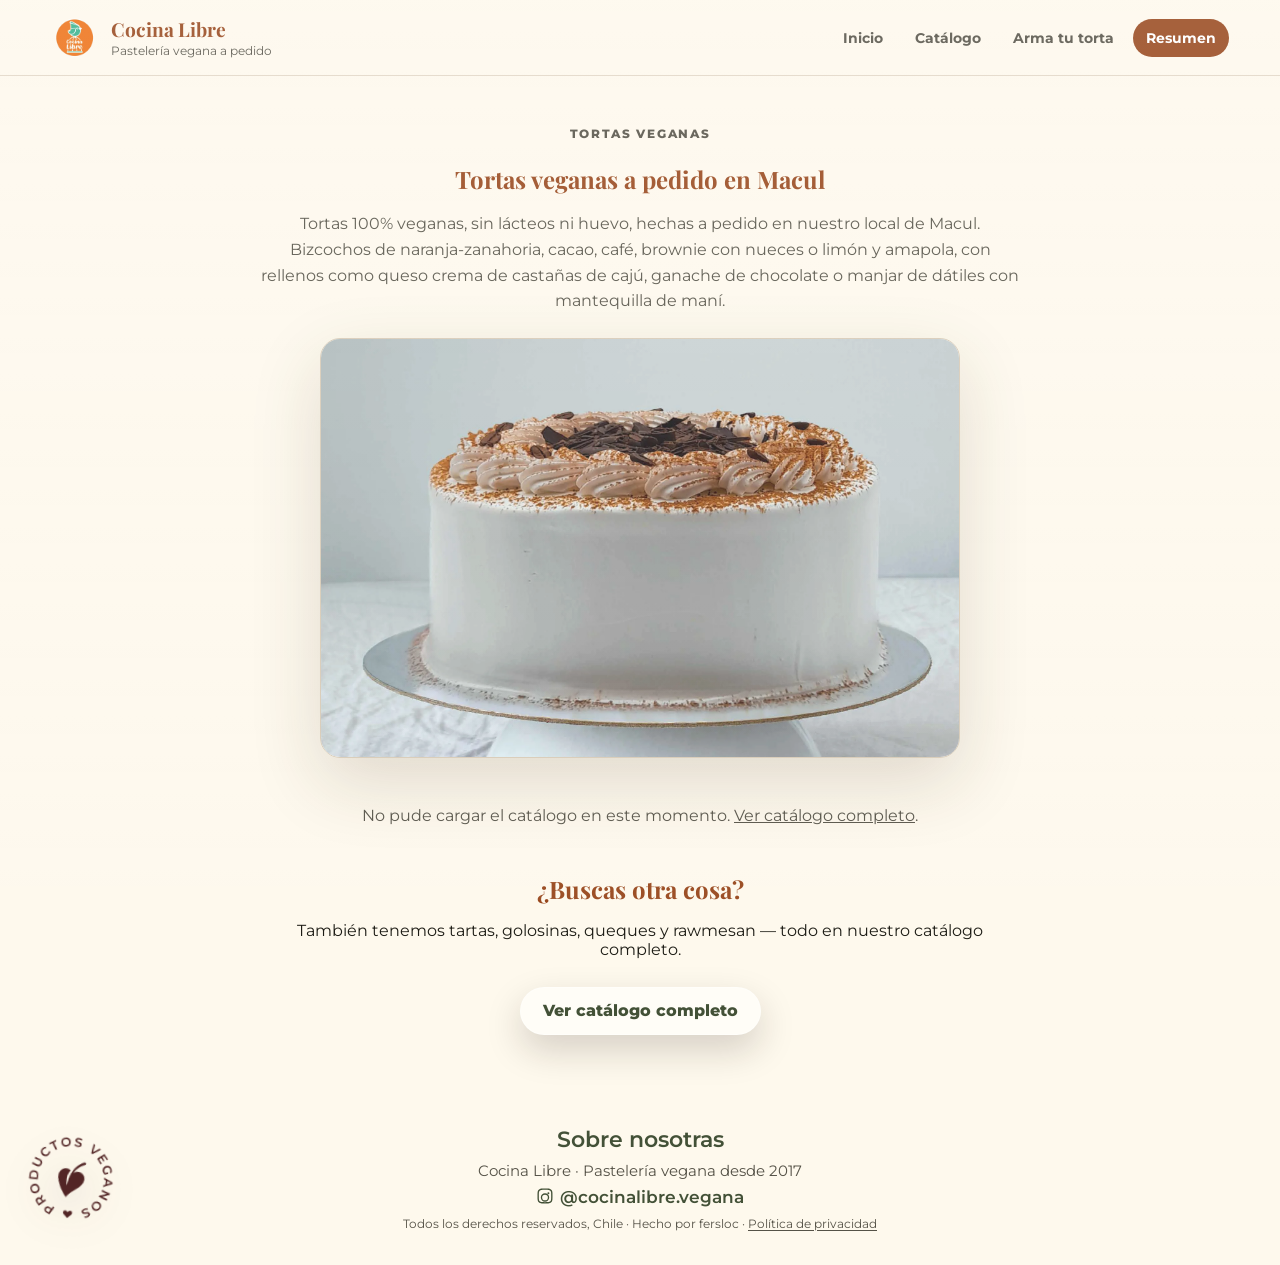
<file: tortas-veganas.html>
<!doctype html>
<html lang="es">
  <head>
    <meta charset="utf-8" />
    <meta name="viewport" content="width=device-width, initial-scale=1" />
    <title>Tortas veganas a pedido en Macul | Cocina Libre</title>
    <link rel="icon" type="image/png" href="assets/Imagenes/recursosGraficos/recursos graficos extra-logo colores.png" />
    <link rel="apple-touch-icon" href="assets/Imagenes/recursosGraficos/recursos graficos extra-logo colores.png" />
    <meta name="description" content="Tortas veganas artesanales a pedido en Macul: bizcochos de naranja-zanahoria, cacao, café, limón amapola y más. 100% vegetal, sin lácteos ni huevo." />
    <meta name="robots" content="index, follow" />
    <link rel="canonical" href="https://cocinalibre.cl/tortas-veganas.html" />
    <meta name="theme-color" content="#435137" />
    <meta property="og:title" content="Tortas veganas a pedido en Macul | Cocina Libre" />
    <meta property="og:description" content="Tortas veganas artesanales a pedido en Macul: bizcochos de naranja-zanahoria, cacao, café, limón amapola y más." />
    <meta property="og:image" content="https://cocinalibre.cl/assets/Imagenes/imagenes categorias/cat-torta1.webp" />
    <meta property="og:url" content="https://cocinalibre.cl/tortas-veganas.html" />
    <meta property="og:type" content="website" />
    <link rel="preconnect" href="https://fonts.googleapis.com" />
    <link rel="preconnect" href="https://fonts.gstatic.com" crossorigin />
    <link href="https://fonts.googleapis.com/css2?family=Montserrat:wght@400;500;600;700;800&family=Playfair+Display:wght@600;700&display=swap" rel="stylesheet" />
    <link rel="stylesheet" href="styles.css" />
    <style>
      .cat-hero { padding: 48px 0 8px; max-width: 760px; margin: 0 auto; text-align: center; }
      .cat-hero h1 { margin-bottom: 12px; font-family: "Playfair Display", Georgia, serif; color: var(--clay); font-weight: 700; }
      .cat-hero p { color: var(--muted); line-height: 1.6; }
      .cat-photo { display: block; width: 100%; max-width: 640px; margin: 24px auto; border-radius: 20px; border: 1px solid var(--line); box-shadow: var(--shadow); object-fit: cover; max-height: 420px; }
      .cat-section { max-width: 760px; margin: 0 auto 40px; }
      .cat-section h2 { margin-bottom: 12px; }
      .cat-section p, .cat-section li { color: var(--muted); line-height: 1.6; }
      .cat-catalog { max-width: 900px; margin: 0 auto 32px; text-align: center; }
      .cat-cta { max-width: 760px; margin: 0 auto 56px; text-align: center; }
      .cat-cta h2 { color: var(--clay); }
      .cat-cta .button { margin-top: 12px; }
    </style>
  </head>
  <body>
    <header class="topbar">
      <a class="brand" href="index.html#inicio">
        <span class="brand-mark"><img src="assets/Imagenes/recursosGraficos/recursos graficos extra-logo colores.webp" alt="Cocina Libre" /></span>
        <span>
          <strong>Cocina Libre</strong>
          <span>Pastelería vegana a pedido</span>
        </span>
      </a>
      <nav class="nav" aria-label="Navegación principal">
        <a href="index.html#inicio">Inicio</a>
        <a href="index.html#catalogo">Catálogo</a>
        <a href="index.html#arma-tu-torta">Arma tu torta</a>
        <a class="whatsapp-link" href="index.html#resumen">Resumen</a>
      </nav>
    </header>

    <main class="page">
      <section class="shell cat-hero">
        <p class="eyebrow">Tortas veganas</p>
        <h1>Tortas veganas a pedido en Macul</h1>
        <p>
          Tortas 100% veganas, sin lácteos ni huevo, hechas a pedido en nuestro local de Macul. Bizcochos de
          naranja-zanahoria, cacao, café, brownie con nueces o limón y amapola, con rellenos como queso crema
          de castañas de cajú, ganache de chocolate o manjar de dátiles con mantequilla de maní.
        </p>
        <img class="cat-photo" src="assets/Imagenes/imagenes categorias/cat-torta1.webp" alt="Torta vegana artesanal de Cocina Libre" />
      </section>

      <section class="shell cat-catalog">
        <div id="embeddedCatalog" class="catalog-grid"></div>
      </section>

      <section class="shell cat-cta">
        <h2>¿Buscas otra cosa?</h2>
        <p>También tenemos tartas, golosinas, queques y rawmesan — todo en nuestro catálogo completo.</p>
        <a class="button primary" href="index.html#catalogo">Ver catálogo completo</a>
      </section>
    </main>

    <footer class="shell footer">
      <span class="footer-badges" aria-hidden="true">
        <span class="footer-stamp-wrap"><img class="footer-stamp" src="assets/Imagenes/recursosGraficos/recursos graficos extra-productosveganos.webp" alt="" /></span>
      </span>
      <span class="footer-copy">
        <a class="footer-about-link footer-about-link--top" href="sobre-nosotras.html">Sobre nosotras</a><br />
        <span class="footer-tagline">Cocina Libre · Pastelería vegana desde 2017</span><br />
        <span class="footer-links">
          <a class="footer-instagram" href="https://instagram.com/cocinalibre.vegana" target="_blank" rel="noreferrer" aria-label="Instagram de Cocina Libre">
            <svg class="footer-instagram-icon" viewBox="0 0 24 24" aria-hidden="true" focusable="false"><path fill="currentColor" d="M12 2c2.717 0 3.056.01 4.122.06 1.065.05 1.79.217 2.428.465.66.254 1.216.598 1.772 1.153.5.5.9 1.112 1.153 1.772.247.637.415 1.363.465 2.428.05 1.066.06 1.405.06 4.122s-.01 3.056-.06 4.122c-.05 1.065-.218 1.79-.465 2.428a4.883 4.883 0 01-1.153 1.772c-.5.5-1.112.9-1.772 1.153-.637.247-1.363.415-2.428.465-1.066.05-1.405.06-4.122.06s-3.056-.01-4.122-.06c-1.065-.05-1.79-.218-2.428-.465a4.883 4.883 0 01-1.772-1.153 4.883 4.883 0 01-1.153-1.772c-.247-.637-.415-1.363-.465-2.428C2.013 15.056 2 14.717 2 12s.01-3.056.06-4.122c.05-1.066.217-1.79.465-2.428a4.883 4.883 0 011.153-1.772A4.883 4.883 0 015.45 2.525c.637-.248 1.363-.415 2.428-.465C8.944 2.013 9.283 2 12 2zm0 1.802c-2.67 0-2.986.01-4.04.058-.976.045-1.505.207-1.858.344-.466.181-.8.398-1.15.748-.35.35-.567.684-.748 1.15-.137.353-.3.882-.344 1.858-.048 1.054-.058 1.37-.058 4.04s.01 2.986.058 4.04c.045.976.207 1.505.344 1.858.181.466.398.8.748 1.15.35.35.684.567 1.15.748.353.137.882.3 1.858.344 1.054.048 1.37.058 4.04.058s2.986-.01 4.04-.058c.976-.045 1.505-.207 1.858-.344.466-.181.8-.398 1.15-.748.35-.35.567-.684.748-1.15.137-.353.3-.882.344-1.858.048-1.054.058-1.37.058-4.04s-.01-2.986-.058-4.04c-.045-.976-.207-1.505-.344-1.858a3.09 3.09 0 00-.748-1.15 3.09 3.09 0 00-1.15-.748c-.353-.137-.882-.3-1.858-.344-1.054-.048-1.37-.058-4.04-.058zm0 4.594a5.604 5.604 0 110 11.208 5.604 5.604 0 010-11.208zm0 1.802a3.802 3.802 0 100 7.604 3.802 3.802 0 000-7.604zm5.838-1.995a1.31 1.31 0 11-2.62 0 1.31 1.31 0 012.62 0z"/></svg>
            <span class="footer-instagram-handle">@cocinalibre.vegana</span>
          </a>
        </span>
        <span class="footer-credit">Todos los derechos reservados, Chile · Hecho por fersloc · <a href="politica-de-privacidad.html">Política de privacidad</a></span>
      </span>
    </footer>

    <script src="catalog-embed.js"></script>
    <script>
      renderEmbeddedCatalog(document.getElementById("embeddedCatalog"), "Tortas");
    </script>
    <script>
      window.SCROLL_TOP_CONFIG = {
        default: { src: "assets/Imagenes/Tortas/Aves/Aves-Caiti.png", flip: true }
      };
    </script>
    <script src="scroll-top.js"></script>
  </body>
</html>
</file>
<file: styles.css>
:root {
        --cream: #fef9ed;
        --cream-2: #f5ecda;
        --paper: #fffdf7;
        --sage: #435137;
        --sage-2: #d8e8c5;
        --sage-3: #6a775d;
        --clay: #98471c;
        --clay-2: #ffdbcc;
        --rose: #efbba2;
        --ink: #1d1c15;
        --muted: #555247;
        --line: #d8cbb7;
        --shadow: 0 24px 70px rgba(63, 41, 24, 0.16);
      }

      * { box-sizing: border-box; }
      html { scroll-behavior: smooth; }
      body {
        margin: 0;
        background: var(--cream);
        color: var(--ink);
        font-family: Montserrat, system-ui, sans-serif;
      }

      body::before {
        content: "";
        position: fixed;
        inset: 0;
        pointer-events: none;
        background-image:
          linear-gradient(rgba(255,255,255,0.45), rgba(255,255,255,0.16)),
          url("https://www.transparenttextures.com/patterns/natural-paper.png");
        opacity: 0.32;
        z-index: 50;
      }

      a { color: inherit; }
      button, input, select { font: inherit; }

      .topbar {
        position: fixed;
        inset: 0 0 auto;
        z-index: 40;
        height: 76px;
        display: flex;
        align-items: center;
        justify-content: space-between;
        padding: 0 clamp(18px, 4vw, 64px);
        background: rgba(254, 249, 237, 0.88);
        border-bottom: 1px solid rgba(216, 203, 183, 0.72);
        backdrop-filter: blur(18px);
      }

      .brand {
        display: flex;
        align-items: center;
        gap: 12px;
        text-decoration: none;
      }

      .brand-mark {
        width: 48px;
        height: 48px;
        display: grid;
        place-items: center;
        border-radius: 0;
        background: transparent;
        color: inherit;
        font-weight: 800;
        overflow: hidden;
      }

      .brand-mark img {
        width: 100%;
        height: 100%;
        object-fit: contain;
      }

      .brand strong {
        display: block;
        font-family: "Playfair Display", Georgia, serif;
        color: var(--clay);
        font-size: 1.2rem;
        line-height: 1;
      }

      .brand span:last-child {
        display: block;
        margin-top: 3px;
        color: var(--muted);
        font-size: 0.78rem;
      }

      .nav {
        display: flex;
        align-items: center;
        gap: 6px;
      }

      .nav a {
        padding: 10px 13px;
        border-radius: 999px;
        color: var(--muted);
        text-decoration: none;
        font-size: 0.88rem;
        font-weight: 700;
      }

      .nav a:hover,
      .nav a:focus-visible {
        background: var(--sage-2);
        color: var(--sage);
        outline: none;
      }

      .nav .whatsapp-link {
        background: var(--clay);
        color: white;
      }

      .page {
        overflow: hidden;
        padding-top: 76px;
      }

      .shell {
        width: min(1240px, calc(100% - 32px));
        margin: 0 auto;
      }

      .hero {
        position: relative;
        min-height: calc(100vh - 76px);
        padding: clamp(38px, 6vw, 78px) 0 clamp(92px, 10vw, 150px);
        background:
          radial-gradient(circle at 8% 12%, rgba(255, 219, 204, 0.55), transparent 22rem),
          var(--cream);
        border-bottom-left-radius: 70% 9%;
        border-bottom-right-radius: 70% 9%;
      }

      .hero::before {
        content: "";
        position: absolute;
        inset: 0 0 4%;
        z-index: 0;
        background: var(--sage);
        clip-path: ellipse(104% 82% at 38% 7%);
      }

      .hero > * {
        position: relative;
        z-index: 1;
      }

      .brand-bird {
        position: absolute;
        z-index: 2;
        pointer-events: none;
        user-select: none;
        filter: drop-shadow(0 14px 22px rgba(31, 24, 15, 0.18));
      }

      .brand-bird img {
        display: block;
        width: 100%;
        height: auto;
      }

      .brand-bird--hero {
        width: clamp(100px, 11vw, 160px);
        left: clamp(18px, 5vw, 86px);
        bottom: clamp(12px, 3vw, 40px);
        transform: rotate(-12deg) scaleX(-1);
      }

      .hero-grid {
        display: grid;
        grid-template-columns: minmax(0, 0.9fr) minmax(320px, 1.1fr);
        gap: clamp(32px, 5vw, 76px);
        align-items: start;
      }

      .eyebrow {
        margin: 0;
        color: var(--clay-2);
        font-size: 0.76rem;
        font-weight: 800;
        letter-spacing: 0.14em;
        text-transform: uppercase;
      }

      .hero h1,
      h2,
      h3 {
        margin: 0;
        font-family: "Playfair Display", Georgia, serif;
        text-wrap: balance;
      }

      .hero h1 {
        max-width: 650px;
        margin-top: 18px;
        color: white;
        font-size: clamp(2.85rem, 5.9vw, 5.65rem);
        line-height: 0.98;
        letter-spacing: -0.02em;
      }

      .hero-copy {
        max-width: 610px;
        margin: 26px 0 0;
        color: rgba(255,255,255,0.86);
        font-size: clamp(1rem, 1.25vw, 1.12rem);
        line-height: 1.7;
      }

      .hero-actions {
        display: flex;
        flex-wrap: wrap;
        gap: 12px;
        margin-top: 32px;
      }

      .hero-actions .category-jump {
        display: none;
      }

      .button {
        display: inline-flex;
        align-items: center;
        justify-content: center;
        min-height: 48px;
        padding: 0 22px;
        border: 1px solid rgba(255,255,255,0.38);
        border-radius: 999px;
        background: rgba(255,255,255,0.12);
        color: white;
        text-decoration: none;
        font-weight: 800;
        cursor: pointer;
      }

      .button.primary {
        background: var(--paper);
        color: var(--sage);
        box-shadow: 0 15px 36px rgba(31, 24, 15, 0.18);
      }



      @keyframes blobBreath {
        0%, 100% { border-radius: var(--blob-a); transform: translate3d(0,0,0) rotate(var(--blob-rotate, 0deg)); }
        50% { border-radius: var(--blob-b); transform: translate3d(0,-6px,0) rotate(calc(var(--blob-rotate, 0deg) * -1)); }
      }

      @keyframes blobImageDrift {
        0%, 100% { transform: scale(1.04) translate3d(0,0,0); }
        50% { transform: scale(1.1) translate3d(-2%, 1%, 0); }
      }

      .blob-shape {
        --blob-a: 58% 42% 34% 66% / 52% 35% 65% 48%;
        --blob-b: 38% 62% 56% 44% / 44% 55% 45% 56%;
        border-radius: var(--blob-a);
      }

      .blob-soft {
        position: relative;
        border-radius: var(--blob-a);
        isolation: isolate;
      }

      .blob-soft::before {
        content: "";
        position: absolute;
        inset: -10px;
        z-index: -1;
        border-radius: inherit;
        background: rgba(216, 232, 197, 0.42);
        transform: rotate(-3deg);
      }

      .hero-art {
        position: relative;
        min-height: 620px;
      }

      .hero-photo {
        --blob-a: 62% 38% 31% 69% / 55% 33% 67% 45%;
        --blob-b: 46% 54% 61% 39% / 42% 58% 42% 58%;
        --blob-rotate: -1.5deg;
        position: absolute;
        inset: 0 0 0 10%;
        overflow: hidden;
        border: 14px solid rgba(255,255,255,0.14);
        border-radius: var(--blob-a);
        background: var(--cream-2);
        box-shadow: var(--shadow);
        animation: blobBreath 11s ease-in-out infinite;
      }

      .hero-photo::before {
        content: "";
        position: absolute;
        inset: 0;
        background:
          linear-gradient(135deg, rgba(74, 91, 65, 0.16), rgba(176, 98, 51, 0.10)),
          url("assets/builder/portad1.jpg");
        background-size: cover;
        background-position: center;
      }

      .hero-photo::after {
        content: "";
        position: absolute;
        inset: 8%;
        border: 1px solid rgba(255,255,255,0.42);
        border-radius: 45% 55% 62% 38% / 48% 39% 61% 52%;
        pointer-events: none;
      }

      .hero-photo img {
        display: none;
      }

      .floating-note {
        --blob-a: 68% 32% 62% 38% / 31% 54% 46% 69%;
        --blob-b: 42% 58% 39% 61% / 62% 35% 65% 38%;
        position: absolute;
        display: flex;
        align-items: center;
        justify-content: center;
        left: 0;
        bottom: 30px;
        width: min(300px, 68%);
        padding: 26px 24px 30px;
        border: 1px solid rgba(216, 203, 183, 0.8);
        border-radius: var(--blob-a);
        background: rgba(255,253,247,0.95);
        box-shadow: var(--shadow);
        text-align: center;
        animation: blobBreath 13s ease-in-out infinite;
      }

      .floating-note strong {
        display: block;
        color: var(--clay);
        font-family: "Playfair Display", Georgia, serif;
        font-size: 1.3rem;
      }

      .floating-note span {
        display: none;
        margin-top: 8px;
        color: var(--muted);
        font-size: 0.9rem;
        line-height: 1.45;
      }

      .intro-categories {
        position: relative;
        z-index: 2;
        margin-top: -54px;
        padding-bottom: clamp(70px, 8vw, 120px);
      }

      .category-band {
        position: relative;
        z-index: 1;
        padding: clamp(8px, 2vw, 18px) 0 0;
      }

      .category-heading {
        display: flex;
        align-items: center;
        justify-content: space-between;
        gap: 18px;
        margin-bottom: 24px;
      }

      .category-heading h2 {
        color: var(--sage);
        font-size: clamp(1.8rem, 4vw, 3.1rem);
      }

      .category-heading p {
        display: none;
      }

      .category-grid {
        display: grid;
        grid-template-columns: repeat(4, minmax(0, 1fr));
        gap: clamp(12px, 2vw, 22px);
        align-items: center;
      }

      .category-tile {
        --blob-a: 62% 38% 34% 66% / 48% 34% 66% 52%;
        --blob-b: 38% 62% 57% 43% / 57% 43% 57% 43%;
        --tile-color: var(--sage);
        position: relative;
        min-height: clamp(150px, 18vw, 224px);
        aspect-ratio: 1.08;
        overflow: hidden;
        border: 0;
        border-radius: var(--blob-a);
        background: var(--sage);
        color: white;
        cursor: pointer;
        text-align: left;
        box-shadow: 0 18px 42px rgba(66, 41, 24, 0.16);
        animation: blobBreath var(--blob-speed, 14s) ease-in-out infinite;
        animation-delay: var(--blob-delay, 0s);
      }

      .category-tile--photo {
        background: var(--tile-color);
      }

      .category-tile--photo::before {
        content: "";
        position: absolute;
        inset: 13px;
        z-index: 0;
        border: 8px solid var(--tile-color);
        border-radius: inherit;
        background-image: var(--tile-image);
        background-size: cover;
        background-position: center;
        box-shadow: inset 0 0 0 1px rgba(255,255,255,0.22);
        transform: rotate(-1deg) scale(1.01);
      }

      .category-tile:nth-child(1) {
        border-radius: 52% 48% 42% 58% / 55% 40% 60% 45%;
        --blob-speed: 13s;
        --blob-delay: -1.5s;
      }

      .category-tile:nth-child(2) {
        border-radius: 34% 66% 54% 46% / 58% 43% 57% 42%;
        transform: translateY(18px);
        --blob-speed: 16s;
        --blob-delay: -6s;
      }

      .category-tile:nth-child(3) {
        border-radius: 70% 30% 42% 58% / 42% 57% 43% 58%;
        transform: translateY(-8px);
        --blob-speed: 12s;
        --blob-delay: -3.25s;
      }

      .category-tile:nth-child(4) {
        border-radius: 46% 54% 63% 37% / 54% 39% 61% 46%;
        background: var(--clay);
        transform: translateY(8px);
        --blob-speed: 17s;
        --blob-delay: -9s;
      }

      .category-tile img {
        display: none;
      }

      .category-tile::after {
        content: "";
        position: absolute;
        inset: 0;
        z-index: 1;
        background:
          radial-gradient(circle at 74% 24%, rgba(255,255,255,0.22), transparent 0 18%, transparent 22%),
          linear-gradient(180deg, rgba(18,15,10,0.02), rgba(18,15,10,0.16));
      }

      .category-tile:hover img,
      .category-tile:focus-visible img {
        transform: scale(1.06);
      }

      .category-tile span {
        position: absolute;
        left: 12%;
        right: 9%;
        bottom: 10%;
        z-index: 2;
        display: grid;
        place-items: center;
        min-height: 72px;
        padding: 16px 18px 18px;
        border: 1px solid rgba(216, 203, 183, 0.88);
        border-radius: 62% 38% 54% 46% / 39% 58% 42% 61%;
        background: rgba(255,253,247,0.94);
        color: var(--clay);
        text-align: center;
        box-shadow: 0 12px 30px rgba(66, 41, 24, 0.14);
        font-family: "Playfair Display", Georgia, serif;
        font-size: clamp(1.35rem, 2.3vw, 2rem);
        font-weight: 700;
        line-height: 1;
        text-wrap: balance;
      }

      .category-tile:nth-child(1) span {
        left: 10%;
        right: 12%;
        bottom: 11%;
        border-radius: 54% 46% 35% 65% / 58% 36% 64% 42%;
      }

      .category-tile:nth-child(2) span {
        left: 9%;
        right: 15%;
        bottom: 13%;
        border-radius: 35% 65% 57% 43% / 42% 59% 41% 58%;
      }

      .category-tile:nth-child(3) span {
        left: 13%;
        right: 8%;
        bottom: 8%;
        border-radius: 66% 34% 45% 55% / 45% 38% 62% 55%;
      }

      .category-tile:nth-child(4) span {
        left: 9%;
        right: 9%;
        bottom: 12%;
        border-radius: 42% 58% 61% 39% / 61% 41% 59% 39%;
      }

      .category-tile em {
        position: absolute;
        z-index: 1;
        top: 18px;
        left: 22px;
        font-style: normal;
        font-size: 0.74rem;
        font-weight: 800;
        letter-spacing: 0.12em;
        text-transform: uppercase;
        opacity: 0.9;
      }

      .catalog-section {
        padding: clamp(16px, 2.4vw, 32px) 0 clamp(60px, 8vw, 100px);
      }

      .catalog-section > .section-head {
        padding-left: clamp(18px, 3.5vw, 46px);
        margin-bottom: 20px;
      }

      .catalog-section > .section-head h2 {
        color: var(--clay);
      }

      .section-head {
        display: flex;
        align-items: end;
        justify-content: space-between;
        gap: 20px;
        margin-bottom: 28px;
      }

      .section-head .eyebrow {
        color: var(--clay);
      }

      .section-head h2 {
        margin-top: 8px;
        color: var(--ink);
        font-size: clamp(1.9rem, 3.2vw, 2.8rem);
        line-height: 1.05;
      }

      .catalog-tools {
        display: flex;
        flex-wrap: wrap;
        justify-content: flex-end;
        gap: 10px;
      }

      .catalog-tools select,
      .catalog-tools input {
        min-height: 46px;
        border: 1px solid var(--line);
        border-radius: 999px;
        background: var(--paper);
        color: var(--ink);
        padding: 0 16px;
      }

      .catalog-tools input {
        width: min(330px, 100%);
      }

      .catalog-tools input[type="hidden"] {
        display: none;
      }

      .notice {
        display: none;
        max-width: 100%;
        margin-top: 18px;
        padding: 12px 16px;
        border: 1px solid var(--line);
        border-radius: 999px;
        background: var(--paper);
        color: var(--muted);
        font-size: 0.92rem;
      }

      .notice strong {
        color: var(--clay);
      }

      .catalog-groups {
        display: grid;
        gap: 66px;
      }

      .catalog-family {
        position: relative;
        display: grid;
        gap: 22px;
      }

      .family-perch-bird {
        position: absolute;
        top: 0;
        width: clamp(48px, 6vw, 72px);
        height: auto;
        transform: translate(-50%, calc(var(--bird-bottom, 0.85) * -100%)) rotate(-6deg);
        filter: drop-shadow(0 8px 12px rgba(63, 41, 24, 0.22));
        z-index: 2;
        pointer-events: none;
      }

      .family-perch-bird.is-flipped {
        transform: translate(-50%, calc(var(--bird-bottom, 0.85) * -100%)) scaleX(-1) rotate(6deg);
      }

      .family-head {
        position: relative;
        min-height: 110px;
        display: grid;
        align-items: center;
        overflow: hidden;
        padding: 16px clamp(22px, 4vw, 46px);
        border-radius: 72px 26px 72px 26px;
        background: var(--sage-2);
      }

      .family-head::after {
        content: "";
        position: absolute;
        inset: 0;
        background: linear-gradient(90deg, rgba(19,31,9,0.08), rgba(255,255,255,0.28));
      }

      .family-head h3 {
        position: relative;
        z-index: 1;
        color: var(--sage);
        font-size: clamp(1.7rem, 3vw, 2.6rem);
        line-height: 1;
      }

      .family-head p {
        position: relative;
        z-index: 1;
        max-width: 560px;
        margin: 10px 0 0;
        color: var(--muted);
        line-height: 1.5;
      }

      .catalog-grid {
        display: grid;
        grid-template-columns: repeat(auto-fit, minmax(260px, 1fr));
        gap: 24px;
        align-items: start;
      }

      .catalog-grid .product-card:nth-child(3n + 2) {
        margin-top: 42px;
      }

      .catalog-grid .product-card:nth-child(4n) {
        margin-top: 18px;
      }

      .catalog-grid .product-card:nth-child(4n + 1) {
        --media-a: 58% 42% 35% 65% / 43% 61% 39% 57%;
        --media-b: 36% 64% 62% 38% / 59% 37% 63% 41%;
        --media-speed: 13s;
        --media-delay: -1.5s;
        --media-rotate: -8deg;
        --media-x: -3%;
        --media-y: 1%;
      }

      .catalog-grid .product-card:nth-child(4n + 2) {
        --media-a: 39% 61% 68% 32% / 58% 35% 65% 42%;
        --media-b: 72% 28% 44% 56% / 36% 68% 32% 64%;
        --media-speed: 21s;
        --media-delay: -10s;
        --media-rotate: 7deg;
        --media-x: 2%;
        --media-y: -2%;
      }

      .catalog-grid .product-card:nth-child(4n + 3) {
        --media-a: 69% 31% 51% 49% / 35% 63% 37% 65%;
        --media-b: 41% 59% 29% 71% / 65% 39% 61% 35%;
        --media-speed: 11s;
        --media-delay: -3.25s;
        --media-rotate: 3deg;
        --media-x: 4%;
        --media-y: 2%;
      }

      .catalog-grid .product-card:nth-child(4n) {
        --media-a: 47% 53% 33% 67% / 69% 43% 57% 31%;
        --media-b: 64% 36% 73% 27% / 38% 62% 38% 62%;
        --media-speed: 16s;
        --media-delay: -7s;
        --media-rotate: -4deg;
        --media-x: -1%;
        --media-y: -3%;
      }

      .catalog-grid .product-card:nth-child(6n + 1) {
        --media-a: 31% 69% 56% 44% / 42% 70% 30% 58%;
        --media-b: 68% 32% 37% 63% / 61% 34% 66% 39%;
        --media-rotate: 9deg;
      }

      .catalog-grid .product-card:nth-child(6n + 4) {
        --media-a: 72% 28% 62% 38% / 48% 31% 69% 52%;
        --media-b: 35% 65% 49% 51% / 32% 70% 30% 68%;
        --media-rotate: -10deg;
      }

      .catalog-grid .product-card:nth-child(7n + 5) {
        --media-a: 44% 56% 27% 73% / 54% 39% 61% 46%;
        --media-b: 63% 37% 70% 30% / 34% 66% 34% 66%;
        --media-delay: -11s;
        --media-rotate: 5deg;
      }

      .product-card {
        display: grid;
        gap: 0;
        padding: 12px;
        overflow: hidden;
        border: 1px solid rgba(216, 203, 183, 0.72);
        border-radius: 24px;
        background: var(--paper);
        box-shadow: 0 14px 36px rgba(69, 47, 28, 0.08);
        cursor: default;
        text-align: left;
        transition: transform 260ms ease, box-shadow 260ms ease;
      }

      .product-card:hover,
      .product-card:focus-visible {
        transform: translateY(-3px);
        box-shadow: 0 22px 54px rgba(69, 47, 28, 0.14);
        outline: none;
      }

      .product-media {
        --media-a: 54% 46% 31% 69% / 36% 59% 41% 64%;
        --media-b: 38% 62% 58% 42% / 52% 34% 66% 48%;
        --media-speed: 14s;
        --media-delay: 0s;
        --media-rotate: 0deg;
        --media-x: 0%;
        --media-y: 0%;
        position: relative;
        display: block;
        width: 92%;
        margin: 6px auto 0;
        padding: 0;
        border: 9px solid var(--solid-color, var(--cream-2));
        aspect-ratio: 1 / 1.06;
        overflow: visible;
        border-radius: var(--media-a);
        background: var(--solid-color, var(--cream-2));
        color: inherit;
        cursor: zoom-in;
        animation: mediaBlob var(--media-speed) ease-in-out infinite;
        animation-delay: var(--media-delay);
      }

      .catalog-grid .product-card:nth-child(2n) .product-media {
        animation-direction: reverse;
      }

      .catalog-grid .product-card:nth-child(3n) .product-media {
        width: 86%;
        aspect-ratio: 1.04 / 1;
      }

      .catalog-grid .product-card:nth-child(5n) .product-media {
        width: 94%;
        aspect-ratio: 1 / 0.92;
      }

      .product-media::before {
        content: "";
        position: absolute;
        inset: 0;
        z-index: 0;
        border-radius: inherit;
        background:
          radial-gradient(circle at 72% 24%, rgba(255,255,255,0.28), transparent 0 16%, transparent 21%),
          linear-gradient(145deg, rgba(255,255,255,0.14), rgba(31,24,15,0.18)),
          var(--media-image, linear-gradient(var(--solid-color), var(--solid-color)));
        background-size: cover;
        background-position: center;
        transition: transform 700ms ease;
      }

      .product-card:hover .product-media::before {
        transform: scale(1.09) rotate(-1deg);
      }

      .product-bird {
        position: absolute;
        right: 1%;
        bottom: 1%;
        z-index: 5;
        width: clamp(67px, 32.5%, 130px);
        max-height: 50%;
        object-fit: contain;
        pointer-events: none;
        filter: drop-shadow(0 10px 18px rgba(31, 24, 15, 0.22));
      }

      .product-bird--left {
        right: auto;
        left: 1%;
      }

      .product-bird--right {
        right: 1%;
        left: auto;
      }

      .product-bird--large {
        width: clamp(76px, 35.7%, 143px);
        max-height: 54%;
      }

      .product-bird--tarta {
        width: clamp(74px, 35.8%, 143px);
        max-height: 55%;
      }

      .product-bird--golosina {
        right: -18%;
        bottom: -20%;
        left: auto;
        width: clamp(152px, 73.2%, 293px);
        max-height: 92%;
      }

      @keyframes mediaBlob {
        0%, 100% {
          border-radius: var(--media-a);
          transform: translate3d(var(--media-x), var(--media-y), 0) rotate(var(--media-rotate)) scaleX(var(--media-flip, 1));
        }
        50% {
          border-radius: var(--media-b);
          transform: translate3d(calc(var(--media-x) * -1), calc(var(--media-y) * -1), 0) rotate(calc(var(--media-rotate) * -1)) scaleX(var(--media-flip, 1));
        }
      }

      .product-body {
        display: grid;
        gap: 11px;
        padding: 18px 18px 20px;
        border-radius: 18% 7% 21% 9% / 8% 20% 8% 17%;
        background: rgba(255,253,247,0.88);
      }

      .product-body h3 {
        color: var(--clay);
        font-size: 1.7rem;
        line-height: 1.05;
      }

      .product-body p {
        margin: 0;
        color: var(--muted);
        line-height: 1.5;
      }

      .quick-config {
        display: grid;
        gap: 8px;
        margin-top: 8px;
      }

      .quick-config details {
        border-top: 1px solid var(--line);
        padding-top: 8px;
      }

      .quick-config summary {
        display: none;
      }

      .quick-config select {
        width: 100%;
        min-height: 38px;
        margin-top: 7px;
        border: 1px solid var(--line);
        border-radius: 12px;
        background: white;
        color: var(--ink);
        padding: 0 10px;
      }

      .quick-config select.quick-format--fixed {
        border: none;
        background: transparent;
        padding: 0 0 0 2px;
        appearance: none;
        -webkit-appearance: none;
        pointer-events: none;
        color: var(--ink);
        opacity: 1;
        font-weight: 600;
      }

      .option-help {
        position: relative;
        width: 100%;
        box-sizing: border-box;
        margin: 4px auto 2px;
        padding: 6px 9px 7px;
        border: 1px solid rgba(216, 203, 183, 0.92);
        border-radius: 10px;
        background: rgba(255, 253, 247, 0.96);
        color: var(--muted);
        font-size: 0.7rem;
        line-height: 1.28;
        text-align: center;
        box-shadow: 0 6px 16px rgba(69, 47, 28, 0.05);
      }

      .option-help::before {
        content: "";
        position: absolute;
        top: -6px;
        left: 50%;
        width: 10px;
        height: 10px;
        border-left: 1px solid rgba(216, 203, 183, 0.82);
        border-top: 1px solid rgba(216, 203, 183, 0.82);
        background: rgba(255, 253, 247, 0.96);
        transform: translateX(-50%) rotate(45deg);
      }

      .reserve-row {
        display: flex;
        align-items: center;
        justify-content: center;
        gap: 12px;
        margin-top: 10px;
      }

      .summary-item .reserve-row {
        justify-content: space-between;
      }

      .reserve-row strong {
        color: var(--clay);
      }

      .reserve-button {
        display: inline-flex;
        align-items: center;
        justify-content: center;
        min-height: 38px;
        padding: 0 13px;
        border-radius: 999px;
        background: var(--clay);
        color: white;
        text-decoration: none;
        font-size: 0.82rem;
        font-weight: 800;
      }

      .reserve-button:focus-visible {
        outline: 3px solid rgba(67, 81, 55, 0.28);
        outline-offset: 3px;
      }

      .option-error {
        min-height: 20px;
        color: #8b2d1d;
        font-size: 0.78rem;
        font-weight: 700;
        line-height: 1.35;
      }

      #builderError {
        color: #8b2d1d;
        min-height: 0;
        margin: 12px 0 0;
        padding: 8px 14px;
        border-radius: 14px;
        background: rgba(255, 253, 247, 0.96);
      }

      #builderError:empty {
        display: none;
      }

      .builder-options label {
        position: relative;
      }

      .builder-options .select-star {
        letter-spacing: 0;
        text-transform: none;
        position: absolute;
        display: grid;
        place-items: center;
        color: #8b2d1d;
        font-size: 1.2rem;
        font-weight: 800;
        line-height: 1;
        pointer-events: none;
      }

      .select-star[hidden] {
        display: none;
      }

      .price {
        color: var(--clay);
        font-weight: 800;
      }

      .open-detail {
        color: var(--sage);
        font-weight: 800;
      }

      .builder-section {
        position: relative;
        padding: clamp(64px, 8vw, 110px) 0;
        background: var(--sage);
        color: white;
        border-bottom-left-radius: 55% 8%;
        border-bottom-right-radius: 55% 8%;
        overflow-x: clip;
      }

      .builder-box {
        display: grid;
        width: min(1500px, calc(100% - clamp(48px, 7vw, 120px)));
        grid-template-columns: minmax(300px, 440px) minmax(0, 1fr);
        gap: clamp(36px, 4vw, 88px);
        align-items: center;
      }

      .builder-box h2 {
        max-width: 440px;
        font-size: clamp(2.45rem, 3.7vw, 4rem);
        line-height: 1.05;
      }

      .builder-title-line {
        display: block;
        white-space: nowrap;
      }

      .builder-box p {
        max-width: 460px;
        color: rgba(255,255,255,0.76);
        line-height: 1.65;
      }

      .builder-card {
        display: grid;
        grid-template-columns: minmax(360px, 560px) minmax(260px, 320px);
        gap: clamp(28px, 3vw, 64px);
        align-items: center;
        padding: 24px 0;
        border: 0;
        border-radius: 0;
        background: transparent;
        min-width: 0;
      }

      .builder-card a {
        width: 100%;
        margin-top: 14px;
      }

      .layer-cake {
        position: relative;
        min-height: 0;
        display: grid;
        gap: 4px;
        isolation: isolate;
        overflow: visible;
      }

      .layer-cake::before {
        content: none;
        position: absolute;
        left: 45%;
        bottom: 28px;
        width: 74%;
        height: 34px;
        border-radius: 50%;
        background: rgba(20, 18, 14, 0.22);
        filter: blur(8px);
        transform: translateX(-50%) rotate(-3deg);
        z-index: -1;
      }

      .layer-cake::after {
        content: none;
        position: absolute;
        left: 12%;
        top: 16%;
        width: 58px;
        height: 180px;
        border-left: 1px solid rgba(255,255,255,0.18);
        border-radius: 70% 0 0 50%;
        opacity: 0.7;
      }

      .layer {
        position: absolute;
        left: 43%;
        width: min(66%, 310px);
        transform: translateX(-50%) rotate(-2deg);
        box-shadow: inset 0 -16px 26px rgba(81,45,28,0.13), 0 18px 30px rgba(28, 22, 15, 0.18);
      }

      .layer.top {
        top: 36px;
        height: 92px;
        border-radius: 53% 47% 49% 51% / 34% 38% 62% 66%;
        background:
          radial-gradient(circle at 28% 32%, #7c4a2e 0 5px, transparent 6px),
          radial-gradient(circle at 46% 22%, #d9a441 0 5px, transparent 6px),
          radial-gradient(circle at 62% 35%, #6f7d55 0 6px, transparent 7px),
          radial-gradient(circle at 72% 20%, #5b2b22 0 4px, transparent 5px),
          radial-gradient(ellipse at 36% 58%, rgba(255,255,255,0.72), transparent 42%),
          linear-gradient(160deg, #fff3df, #e6c394 58%, #bd7a4d);
      }

      .layer.top::before,
      .layer.top::after,
      .layer.fill::before,
      .layer.base::before {
        content: "";
        position: absolute;
        pointer-events: none;
      }

      .layer.top::before {
        inset: 18px 20px auto 20px;
        height: 26px;
        border-radius: 50%;
        border-top: 8px solid rgba(255,255,255,0.54);
        transform: rotate(-2deg);
      }

      .layer.top::after {
        left: 24%;
        top: 12%;
        width: 9px;
        height: 9px;
        border-radius: 50%;
        background: #5b2b22;
        box-shadow:
          34px 12px 0 #d9a441,
          68px 2px 0 #6f7d55,
          96px 18px 0 #7c4a2e,
          124px 5px 0 #f1d5b8,
          142px 24px 0 #5b2b22;
      }

      .layer.fill {
        top: 182px;
        height: 88px;
        width: min(70%, 330px);
        border-radius: 54% 46% 43% 57% / 35% 40% 60% 65%;
        background:
          radial-gradient(circle at 30% 34%, rgba(255,255,255,0.45), transparent 20%),
          radial-gradient(circle at 55% 25%, #d9bd7a 0 13px, transparent 14px),
          radial-gradient(circle at 42% 38%, #f4e2bd 0 16px, transparent 17px),
          linear-gradient(90deg, #f3d9a9, #e5bc78 52%, #c98950);
        transform: translateX(-50%) rotate(2deg);
      }

      .layer.fill::before {
        left: 15%;
        top: 14px;
        width: 72%;
        height: 24px;
        border-radius: 999px;
        background: linear-gradient(90deg, transparent, #9e5b2f 18%, #c77937 42%, transparent 78%);
        transform: rotate(-5deg);
      }

      .layer.base {
        top: 318px;
        height: 112px;
        width: min(62%, 295px);
        border-radius: 48% 52% 45% 55% / 22% 27% 73% 78%;
        background:
          radial-gradient(circle at 18% 34%, rgba(255,255,255,0.11) 0 2px, transparent 3px),
          radial-gradient(circle at 34% 68%, rgba(255,255,255,0.09) 0 2px, transparent 3px),
          radial-gradient(circle at 72% 45%, rgba(255,255,255,0.1) 0 2px, transparent 3px),
          radial-gradient(circle at 52% 28%, #1c0e0a 0 5px, transparent 6px),
          linear-gradient(145deg, #6b3328, #351813 72%);
      }

      .layer.base::before {
        left: 14%;
        top: -34px;
        width: 5px;
        height: 5px;
        border-radius: 50%;
        background: rgba(255,241,219,0.72);
        box-shadow:
          28px -18px 0 rgba(255,241,219,0.45),
          58px 4px 0 rgba(255,241,219,0.52),
          94px -26px 0 rgba(255,241,219,0.38),
          126px -8px 0 rgba(255,241,219,0.5),
          158px -30px 0 rgba(255,241,219,0.32);
      }

      .layer-label {
        position: absolute;
        right: 0;
        width: min(34%, 150px);
        color: rgba(255,255,255,0.88);
        font-size: 0.78rem;
        line-height: 1.25;
        font-weight: 600;
      }

      .layer-label::before {
        content: "";
        position: absolute;
        right: calc(100% + 9px);
        top: 16px;
        width: 66px;
        height: 1px;
        background: rgba(255,255,255,0.66);
      }

      .layer-label::after {
        content: "";
        position: absolute;
        right: calc(100% + 72px);
        top: 11px;
        width: 10px;
        height: 10px;
        border-radius: 50%;
        background: rgba(255,253,247,0.96);
        box-shadow: 0 0 0 5px rgba(255,255,255,0.14);
      }

      .layer-label strong {
        display: block;
        color: #fff8ec;
        font-family: Georgia, "Times New Roman", serif;
        font-size: clamp(1.2rem, 2vw, 1.55rem);
        line-height: 1;
        margin-bottom: 5px;
      }

      .layer-label.top-note { top: 64px; }
      .layer-label.fill-note { top: 212px; }
      .layer-label.base-note { top: 348px; }

      .cake-photo {
        display: block;
        width: min(88%, 360px);
        height: auto;
        object-fit: contain;
        margin: 0 auto;
        pointer-events: none;
        user-select: none;
        filter: drop-shadow(0 16px 22px rgba(18, 15, 10, 0.22));
      }

      .cake-photo.topping {
        width: min(80%, 320px);
      }

      .cake-photo.cream {
        width: min(74%, 360px);
      }

      .cake-photo.base {
        width: min(76%, 340px);
      }

      .cake-step {
        display: grid;
        gap: 8px;
        margin-bottom: 22px;
      }

      .cake-step:last-child {
        margin-bottom: 0;
      }

      .cake-step-text {
        display: block;
        max-width: 320px;
        margin: 0 auto;
        color: rgba(255,255,255,0.82);
        font-size: 0.78rem;
        line-height: 1.25;
        font-weight: 600;
        text-align: center;
      }

      .cake-step-text strong {
        display: block;
        color: #fff8ec;
        font-family: Georgia, "Times New Roman", serif;
        font-size: clamp(1.25rem, 2vw, 1.7rem);
        line-height: 1;
        margin-bottom: 5px;
      }

      .layer-cake {
        min-height: 500px;
        display: block;
      }

      .cake-step {
        display: contents;
      }

      .cake-step-text {
        position: absolute;
        right: 4%;
        width: min(32%, 150px);
        max-width: none;
        margin: 0;
        text-align: left;
        color: rgba(255,255,255,0.88);
      }

      .cake-step-text::before {
        content: "";
        position: absolute;
        right: calc(100% + 9px);
        top: 16px;
        width: 58px;
        height: 1px;
        background: rgba(255,255,255,0.66);
      }

      .cake-step-text::after {
        content: "";
        position: absolute;
        right: calc(100% + 64px);
        top: 11px;
        width: 10px;
        height: 10px;
        border-radius: 50%;
        background: rgba(255,253,247,0.96);
        box-shadow: 0 0 0 5px rgba(255,255,255,0.14);
      }

      .cake-step:nth-child(1) .cake-step-text { top: 62px; }
      .cake-step:nth-child(2) .cake-step-text { top: 218px; }
      .cake-step:nth-child(3) .cake-step-text { top: 372px; }

      .cake-photo {
        position: absolute;
        left: 33%;
        margin: 0;
        transform: translateX(-50%);
      }

      .cake-photo.topping {
        top: 32px;
        width: min(58%, 285px);
        transform: translateX(-50%) rotate(-2deg);
      }

      .cake-photo.cream {
        top: 184px;
        width: min(64%, 320px);
        transform: translateX(-50%) rotate(1.2deg);
      }

      .cake-photo.base {
        top: 334px;
        width: min(60%, 300px);
        transform: translateX(-50%) rotate(-1deg);
      }

      .builder-card .layer-cake {
        min-height: 0;
        display: grid;
        gap: 18px;
        width: 100%;
        border: 0;
        border-radius: 0;
        overflow: visible;
      }

      .builder-card .cake-step {
        display: grid;
        gap: 8px;
      }

      .builder-card .cake-photo {
        position: static;
        left: auto;
        display: block;
        margin: 0 auto;
        transform: none;
      }

      .builder-card .cake-photo.topping {
        width: min(54%, 300px);
        transform: rotate(-2deg);
      }

      .builder-card .cake-photo.cream {
        width: min(62%, 350px);
        transform: rotate(1.2deg);
      }

      .builder-card .cake-photo.base {
        width: min(58%, 330px);
        transform: rotate(-1deg);
      }

      .builder-card .cake-step-text {
        position: static;
        left: auto;
        right: auto;
        width: min(90%, 340px);
        max-width: none;
        margin: 0 auto;
        transform: none;
        text-align: center;
        padding: 0;
        border-radius: 0;
        background: transparent;
        backdrop-filter: none;
        text-shadow: none;
      }

      .builder-card .cake-step-text::before {
        content: none;
        position: absolute;
        right: calc(100% + 9px);
        top: 16px;
        width: 54px;
        height: 1px;
        background: rgba(255,255,255,0.66);
      }

      .builder-card .cake-step-text::after {
        content: none;
        position: absolute;
        right: calc(100% + 60px);
        top: 11px;
        width: 10px;
        height: 10px;
        border-radius: 50%;
        background: rgba(255,253,247,0.96);
        box-shadow: 0 0 0 5px rgba(255,255,255,0.14);
      }

      .builder-form {
        width: 100%;
        max-width: 330px;
        margin: 0 0 0 auto;
      }

      .builder-card .layer-cake {
        display: block;
        position: relative;
        min-height: 610px;
        width: 100%;
        overflow: visible;
      }

      .builder-card .cake-step {
        display: contents;
      }

      .builder-card .cake-photo {
        position: absolute;
        left: 30%;
        display: block;
        margin: 0;
        object-fit: contain;
        transform: translateX(-50%);
        filter: drop-shadow(0 18px 26px rgba(18, 15, 10, 0.24));
        z-index: 1;
      }

      .builder-card .cake-photo.topping {
        top: 22px;
        width: min(58%, 330px);
        transform: translateX(-50%) rotate(-2deg);
      }

      .builder-card .cake-photo.cream {
        top: 226px;
        width: min(64%, 360px);
        transform: translateX(-50%) rotate(1deg);
      }

      .builder-card .cake-photo.base {
        top: 430px;
        width: min(60%, 340px);
        transform: translateX(-50%) rotate(-1deg);
      }

      .builder-card .cake-step-text {
        position: absolute;
        left: auto;
        right: 0;
        width: min(35%, 190px);
        max-width: none;
        margin: 0;
        padding: 0;
        background: transparent;
        color: rgba(255,255,255,0.88);
        text-align: left;
        text-shadow: none;
        transform: none;
        z-index: 3;
      }

      .builder-card .cake-step-text::before {
        content: "";
        position: absolute;
        right: calc(100% + 9px);
        top: 16px;
        width: 88px;
        height: 1px;
        background: rgba(255,255,255,0.66);
        z-index: 4;
      }

      .builder-card .cake-step-text::after {
        content: "";
        position: absolute;
        right: calc(100% + 94px);
        top: 11px;
        width: 10px;
        height: 10px;
        border-radius: 50%;
        background: rgba(255,253,247,0.96);
        box-shadow: 0 0 0 5px rgba(255,255,255,0.14);
        z-index: 5;
      }

      .builder-card .cake-step:nth-child(1) .cake-step-text { top: 86px; }
      .builder-card .cake-step:nth-child(2) .cake-step-text { top: 290px; }
      .builder-card .cake-step:nth-child(3) .cake-step-text { top: 494px; }

      .builder-card .cake-step:nth-child(2) .cake-step-text::before {
        width: 116px;
      }

      .builder-card .cake-step:nth-child(2) .cake-step-text::after {
        right: calc(100% + 122px);
      }

      .builder-card .cake-step:nth-child(3) .cake-step-text::before {
        width: 128px;
      }

      .builder-card .cake-step:nth-child(3) .cake-step-text::after {
        right: calc(100% + 134px);
      }

      .builder-options {
        display: grid;
        gap: 12px;
        overflow: visible;
      }

      .builder-options label {
        display: grid;
        gap: 7px;
        padding: 10px 12px 12px;
        border: 1px solid rgba(255,255,255,0.18);
        border-radius: 18px;
        background: rgba(255,255,255,0.08);
        color: white;
        font-weight: 700;
      }

      .builder-options span {
        font-size: 0.78rem;
        letter-spacing: 0.08em;
        text-transform: uppercase;
        color: rgba(255,255,255,0.74);
      }

      .builder-options select {
        width: 100%;
        min-height: 42px;
        border: 1px solid rgba(255,255,255,0.28);
        border-radius: 999px;
        background: rgba(255,253,247,0.94);
        color: var(--sage);
        padding: 0 12px;
        font: inherit;
        font-weight: 800;
      }

      .builder-pick {
        position: relative;
        padding: 0;
        border: 1px solid rgba(255,255,255,0.18);
        border-radius: 18px;
        background: rgba(255,255,255,0.08);
        color: white;
        overflow: visible;
        z-index: 1;
      }

      .builder-pick[open] {
        z-index: 20;
      }

      .builder-pick summary {
        display: flex;
        align-items: center;
        justify-content: space-between;
        gap: 12px;
        min-height: 50px;
        padding: 0 12px;
        cursor: pointer;
        list-style: none;
      }

      .builder-pick summary::-webkit-details-marker {
        display: none;
      }

      .builder-pick summary::after {
        content: "+";
        display: grid;
        place-items: center;
        width: 24px;
        height: 24px;
        border-radius: 999px;
        background: rgba(255,253,247,0.92);
        color: var(--sage);
        font-weight: 900;
      }

      .builder-pick[open] summary::after {
        content: "−";
      }

      .builder-pick summary strong {
        margin-left: auto;
        color: rgba(255,255,255,0.82);
        font-size: 0.78rem;
      }

      .builder-checks {
        position: absolute;
        top: calc(100% + 8px);
        left: 0;
        right: 0;
        display: grid;
        gap: 7px;
        max-height: 236px;
        overflow: auto;
        padding: 10px 12px;
        border: 1px solid rgba(255,255,255,0.18);
        border-radius: 18px;
        background: rgba(74, 91, 65, 0.96);
        box-shadow: 0 18px 34px rgba(20, 18, 14, 0.24);
        backdrop-filter: blur(10px);
      }

      .builder-checks label {
        display: flex;
        align-items: center;
        justify-content: flex-start;
        gap: 8px;
        padding: 8px 10px;
        border-color: rgba(255,255,255,0.16);
        border-radius: 999px;
        background: rgba(255,253,247,0.92);
        color: var(--sage);
        font-size: 0.88rem;
        font-weight: 800;
      }

      .builder-checks input {
        width: 16px;
        height: 16px;
        accent-color: var(--clay);
      }

      .builder-options textarea {
        width: 100%;
        min-height: 74px;
        resize: none;
        border: 1px solid rgba(255,255,255,0.28);
        border-radius: 18px;
        background: rgba(255,253,247,0.94);
        color: var(--sage);
        padding: 11px 12px;
        font: inherit;
        font-weight: 700;
      }

      .builder-options textarea::-webkit-scrollbar {
        width: 8px;
      }

      .builder-options textarea::-webkit-scrollbar-button {
        display: none;
      }

      .builder-options textarea::-webkit-scrollbar-track {
        margin: 12px 0;
        background: transparent;
      }

      .builder-options textarea::-webkit-scrollbar-thumb {
        border: 2px solid transparent;
        border-radius: 999px;
        background: rgba(67, 81, 55, 0.45) content-box;
      }

      .builder-options textarea::-webkit-scrollbar-thumb:hover {
        background: rgba(67, 81, 55, 0.75) content-box;
      }

      @supports not selector(::-webkit-scrollbar) {
        .builder-options textarea {
          scrollbar-width: thin;
          scrollbar-color: rgba(67, 81, 55, 0.5) transparent;
        }
      }

      .topper-note {
        max-width: 330px;
        margin: 12px 0 0 auto;
        padding: 12px 14px;
        border: 1px solid rgba(255,255,255,0.18);
        border-radius: 14px;
        background: rgba(255,253,247,0.1);
        color: rgba(255,255,255,0.82);
        font-size: 0.84rem;
        font-weight: 700;
        line-height: 1.4;
      }

      .topper-note strong {
        color: #fff8ec;
      }

      .topper-note a {
        color: #fff8ec;
        text-decoration: underline;
        text-decoration-thickness: 1px;
        text-underline-offset: 3px;
      }

      .topper-samples {
        display: grid;
        grid-template-columns: repeat(3, 48px);
        gap: 8px;
        margin-top: 10px;
      }

      .topper-sample {
        position: relative;
        width: 48px;
        aspect-ratio: 1;
        padding: 0;
        border: 1px solid rgba(255,253,247,0.3);
        border-radius: 8px;
        background: rgba(255,253,247,0.16);
        overflow: hidden;
        cursor: pointer;
      }

      .topper-sample img {
        display: block;
        width: 100%;
        height: 100%;
        object-fit: cover;
      }

      .builder-total {
        display: flex;
        align-items: center;
        justify-content: space-between;
        margin-top: 12px;
        padding-top: 12px;
        border-top: 1px solid rgba(255,255,255,0.2);
        font-weight: 800;
      }

      .moodboard-section {
        padding: clamp(54px, 8vw, 108px) 0 clamp(70px, 9vw, 124px);
        background: var(--cream);
      }

      .moodboard-head {
        display: grid;
        grid-template-columns: minmax(0, 0.8fr) minmax(260px, 0.44fr);
        gap: clamp(18px, 5vw, 70px);
        align-items: end;
        margin-bottom: clamp(22px, 4vw, 40px);
      }

      .moodboard-head h2 {
        color: var(--sage);
        font-size: clamp(2.2rem, 5vw, 5rem);
        line-height: 0.98;
      }

      .moodboard-head p {
        margin: 0;
        color: var(--muted);
        line-height: 1.65;
      }

      .moodboard-slider {
        position: relative;
      }

      .moodboard-track {
        display: grid;
        grid-auto-flow: column;
        grid-auto-columns: minmax(250px, 28vw);
        gap: clamp(18px, 2.5vw, 34px);
        overflow-x: auto;
        overscroll-behavior-inline: contain;
        scroll-snap-type: none;
        cursor: grab;
        padding: 8px 0 22px;
        scrollbar-width: none;
      }

      .moodboard-track::-webkit-scrollbar {
        display: none;
      }

      .moodboard-track.is-dragging {
        cursor: grabbing;
        scroll-snap-type: none;
      }

      .moodboard-card {
        position: relative;
        aspect-ratio: 1;
        min-height: 0;
        padding: clamp(22px, 3vw, 36px);
        border: 1px solid rgba(216, 203, 183, 0.75);
        border-radius: 8px;
        background: var(--tone, var(--sage-2));
        scroll-snap-align: start;
        overflow: hidden;
        isolation: isolate;
        user-select: none;
      }

      .moodboard-photo {
        position: absolute;
        inset: 0;
        z-index: -2;
        width: 112%;
        height: 100%;
        max-width: none;
        object-fit: cover;
        transform: translate3d(calc(var(--parallax-x, 0px) * -0.85), 0, 0) scale(1.04);
        transition: transform 120ms linear;
        filter: none;
      }

      .moodboard-card::before,
      .moodboard-card::after {
        content: none;
        position: absolute;
        z-index: 0;
        border-radius: 999px;
        transform: translate3d(var(--parallax-x, 0px), 0, 0);
        transition: transform 120ms linear;
      }

      .moodboard-card::before {
        inset: 0;
        width: auto;
        aspect-ratio: auto;
        border-radius: 0;
        background:
          linear-gradient(180deg, rgba(29, 28, 21, 0.06), rgba(29, 28, 21, 0.58)),
          linear-gradient(90deg, rgba(255,253,247,0.1), rgba(255,253,247,0));
        transform: none;
      }

      .moodboard-card::after {
        width: 44%;
        aspect-ratio: 1;
        left: 10%;
        bottom: -16%;
        background: rgba(67, 81, 55, 0.18);
      }

      .moodboard-depth {
        display: none;
      }

      .moodboard-content {
        position: absolute;
        z-index: 2;
        left: clamp(18px, 3vw, 34px);
        right: clamp(18px, 3vw, 34px);
        bottom: clamp(20px, 3vw, 36px);
        display: grid;
        gap: 0;
      }

      .moodboard-kicker {
        display: none;
      }

      .moodboard-content h3 {
        color: var(--cream);
        width: fit-content;
        max-width: min(100%, 12ch);
        padding: 7px 10px 8px;
        border-radius: 8px;
        background: rgba(255, 253, 247, 0.82);
        color: var(--sage);
        font-size: clamp(0.84rem, 1.5vw, 1.75rem);
        line-height: 0.98;
        text-shadow: none;
      }

      .moodboard-tags {
        display: none;
        flex-wrap: wrap;
        gap: 8px;
      }

      .moodboard-tags span {
        padding: 7px 10px;
        border: 1px solid rgba(255,253,247,0.34);
        border-radius: 999px;
        background: rgba(29, 28, 21, 0.22);
        color: rgba(255,253,247,0.86);
        font-size: 0.74rem;
        font-weight: 800;
      }

      .moodboard-progress {
        height: 4px;
        margin-top: 12px;
        border-radius: 999px;
        background: rgba(216, 203, 183, 0.78);
        overflow: hidden;
      }

      .moodboard-progress span {
        display: block;
        width: var(--progress, 0%);
        height: 100%;
        border-radius: inherit;
        background: var(--sage);
        transition: width 140ms ease;
      }

      .detail {
        position: fixed;
        inset: 0;
        z-index: 70;
        display: none;
        padding: 18px;
        background: rgba(27, 24, 18, 0.46);
      }

      .detail.is-open {
        display: grid;
        place-items: center;
      }

      .detail-card {
        display: grid;
        grid-template-columns: minmax(250px, 390px) minmax(0, 1fr);
        width: min(900px, 100%);
        max-height: min(720px, calc(100vh - 36px));
        overflow: auto;
        border-radius: 34px;
        background: var(--paper);
        box-shadow: var(--shadow);
      }

      .detail-media {
        min-height: 420px;
        background: var(--cream-2);
      }

      .detail-media img {
        width: 100%;
        height: 100%;
        object-fit: cover;
      }

      .detail-content {
        padding: clamp(24px, 4vw, 44px);
      }

      .detail-close {
        float: right;
        width: 40px;
        height: 40px;
        border: 1px solid var(--line);
        border-radius: 50%;
        background: var(--paper);
        color: var(--ink);
        cursor: pointer;
        font-weight: 800;
      }

      .detail-content .eyebrow {
        color: var(--clay);
      }

      .detail-content h2 {
        margin-top: 8px;
        color: var(--ink);
        font-size: clamp(2.3rem, 5vw, 4rem);
        line-height: 0.95;
      }

      .detail-content p {
        color: var(--ink);
        line-height: 1.55;
      }

      .ingredient-list {
        display: grid;
        gap: 10px;
        margin: 22px 0;
      }

      .ingredient {
        padding-top: 12px;
        border-top: 1px solid var(--line);
      }

      .ingredient strong {
        display: block;
        margin-bottom: 4px;
        color: var(--clay);
        font-size: 0.78rem;
        font-weight: 800;
        letter-spacing: 0.08em;
        text-transform: uppercase;
      }

      .order-box {
        display: grid;
        grid-template-columns: repeat(2, minmax(0, 1fr));
        gap: 10px;
        padding: 16px;
        border: 1px solid var(--line);
        border-radius: 24px;
        background: #fff8ed;
      }

      .field {
        display: grid;
        gap: 6px;
        color: var(--muted);
        font-size: 0.82rem;
        font-weight: 800;
      }

      .field:last-of-type,
      .total,
      .whatsapp,
      .fineprint {
        grid-column: 1 / -1;
      }

      .field select,
      .field input {
        min-height: 42px;
        border: 1px solid var(--line);
        border-radius: 14px;
        background: white;
        color: var(--ink);
        padding: 0 12px;
      }

      .total {
        display: flex;
        justify-content: space-between;
        gap: 12px;
        padding-top: 12px;
        border-top: 1px solid var(--line);
        font-weight: 800;
      }

      .whatsapp {
        display: grid;
        place-items: center;
        min-height: 48px;
        border-radius: 999px;
        background: var(--clay);
        color: white;
        text-decoration: none;
        font-weight: 800;
      }

      .fineprint {
        margin: 0;
        color: var(--muted);
        font-size: 0.78rem;
        line-height: 1.35;
      }

      .footer {
        display: grid;
        grid-template-columns: 1fr auto 1fr;
        align-items: center;
        gap: 22px;
        padding: 34px 0;
        color: var(--muted);
        font-size: 0.88rem;
      }

      .footer-badges {
        display: contents;
      }

      .footer-copy {
        justify-self: center;
        text-align: center;
        font-size: 1.08rem;
      }

      .footer-links {
        display: flex;
        align-items: center;
        justify-content: center;
        flex-wrap: wrap;
        gap: 14px;
        margin-top: 6px;
      }

      .footer-about-link {
        color: var(--sage);
        text-decoration: none;
        font-weight: 600;
      }

      .footer-about-link--top {
        display: inline-block;
        margin-bottom: 6px;
        font-size: 1.3em;
      }

      .footer-tagline {
        font-size: 0.85em;
      }

      .footer-credit {
        display: block;
        margin-top: 10px;
        font-size: 0.72rem;
        color: var(--muted);
      }

      .footer-credit a {
        color: inherit;
        text-decoration: underline;
        text-underline-offset: 2px;
      }

      .footer-credit a:hover {
        color: var(--clay);
      }

      .scroll-top-btn {
        position: fixed;
        right: clamp(10px, 2.5vw, 24px);
        bottom: clamp(10px, 2.5vw, 24px);
        z-index: 60;
        width: clamp(64px, 8vw, 92px);
        height: auto;
        padding: 0;
        border: none;
        background: transparent;
        cursor: pointer;
        opacity: 0;
        transform: translateY(14px) scale(0.85);
        pointer-events: none;
        transition: opacity 0.25s ease, transform 0.25s ease;
      }

      .scroll-top-btn.is-visible {
        opacity: 1;
        transform: translateY(0) scale(1);
        pointer-events: auto;
      }

      .scroll-top-bird {
        display: block;
        width: 100%;
        height: auto;
        transform: rotate(-8deg);
        filter: drop-shadow(0 10px 16px rgba(63, 41, 24, 0.25));
        transition: transform 0.2s ease;
      }

      .scroll-top-btn:hover .scroll-top-bird,
      .scroll-top-btn:focus-visible .scroll-top-bird {
        transform: rotate(-8deg) translateY(-4px);
      }

      .scroll-top-bird.is-flipped {
        transform: scaleX(-1) rotate(8deg);
      }

      .scroll-top-btn:hover .scroll-top-bird.is-flipped,
      .scroll-top-btn:focus-visible .scroll-top-bird.is-flipped {
        transform: scaleX(-1) rotate(8deg) translateY(-4px);
      }

      .scroll-top-arrow {
        position: absolute;
        width: 22px;
        height: 22px;
        right: 4px;
        bottom: 4px;
        padding: 4px;
        box-sizing: border-box;
        background: var(--clay);
        border-radius: 50%;
        box-shadow: 0 0 0 2px var(--cream);
        color: white;
      }

      .scroll-top-btn:hover .scroll-top-arrow,
      .scroll-top-btn:focus-visible .scroll-top-arrow {
        background: var(--sage);
      }

      @media (prefers-reduced-motion: reduce) {
        .scroll-top-btn {
          transition: opacity 0.1s linear;
        }
      }

      .footer-about-link:hover {
        color: var(--clay);
      }

      .footer-instagram {
        display: flex;
        width: fit-content;
        align-items: center;
        justify-content: center;
        gap: 6px;
        color: var(--sage);
        text-decoration: none;
        font-weight: 600;
      }

      .footer-instagram:hover {
        color: var(--clay);
      }

      .footer-instagram-icon {
        width: 18px;
        height: 18px;
      }

      .footer-stamp-wrap {
        display: flex;
        align-items: center;
        grid-column: 1;
        grid-row: 1;
        justify-self: start;
      }

      .footer-stamp {
        width: clamp(78px, 8vw, 112px);
        transform: rotate(8deg);
        filter: drop-shadow(0 10px 16px rgba(63, 41, 24, 0.14));
      }

      body.routed [data-page] {
        display: none;
      }

      body.routed [data-page].is-active {
        display: block;
      }

      body.routed #inicio.is-active {
        display: block;
      }

      body.routed #categorias.is-active {
        display: block;
      }

      .image-viewer .detail-card {
        display: block;
        width: min(760px, calc(100% - 28px));
        max-height: none;
        overflow: hidden;
        border-radius: 30px;
        background: var(--zoom-frame, var(--sage));
        padding: clamp(12px, 2vw, 18px);
        box-shadow: 0 28px 80px rgba(20, 18, 14, 0.34);
      }

      .topper-viewer .detail-card {
        width: min(600px, calc(100% - 28px));
      }

      .image-viewer .detail-media {
        min-height: 0;
      }

      .solid-zoom {
        position: relative;
        width: 100%;
        aspect-ratio: 1 / 1;
        min-height: 0;
        border-radius: 0;
        background-color: var(--zoom-frame, var(--sage));
        background:
          var(--zoom-image, var(--solid-color));
        background-size: contain;
        background-position: center;
        background-repeat: no-repeat;
        box-shadow: inset 0 0 0 1px rgba(255,255,255,0.24);
      }

      .zoom-bird {
        position: absolute;
        right: clamp(16px, 2.4vw, 28px);
        bottom: clamp(16px, 2.4vw, 28px);
        z-index: 2;
        width: clamp(78px, 13.7%, 124px);
        aspect-ratio: 1 / 1;
        background-image: var(--zoom-bird-image);
        background-size: contain;
        background-position: center;
        background-repeat: no-repeat;
        pointer-events: none;
        filter: drop-shadow(0 14px 22px rgba(20, 18, 14, 0.24));
      }

      .zoom-bird--left {
        right: auto;
        left: clamp(16px, 2.4vw, 28px);
      }

      .zoom-bird--golosina {
        right: clamp(-10px, -1.4vw, -6px);
        bottom: clamp(-10px, -1.4vw, -6px);
        left: auto;
        width: clamp(156px, 27.4%, 248px);
      }

      .image-viewer .detail-content {
        display: none;
      }

      .summary-section {
        min-height: calc(100vh - 76px);
        padding: clamp(70px, 9vw, 120px) 0;
        background: var(--cream);
      }

      .summary-panel {
        display: grid;
        grid-template-columns: minmax(0, 1fr) minmax(300px, 420px);
        gap: 24px;
        align-items: start;
      }

      .summary-list {
        display: grid;
        gap: 14px;
      }

      .summary-item {
        --blob-a: 8% 18% 9% 15% / 18% 9% 16% 8%;
        --blob-b: 16% 8% 17% 7% / 8% 17% 9% 15%;
        padding: 22px;
        border: 1px solid var(--line);
        border-radius: var(--blob-a);
        background: var(--paper);
      }

      .summary-item h3 {
        color: var(--clay);
      }

      .summary-side {
        --blob-a: 18% 12% 20% 14% / 14% 20% 12% 18%;
        --blob-b: 12% 20% 14% 18% / 20% 12% 18% 14%;
        position: sticky;
        top: 96px;
        padding: 38px 34px;
        border-radius: var(--blob-a);
        background: var(--sage);
        color: white;
        animation: blobBreath 15s ease-in-out infinite;
      }

      .summary-side h3 {
        margin: 0 0 14px;
        font-size: clamp(1.65rem, 3vw, 2.35rem);
        line-height: 1.05;
      }

      .summary-side p {
        color: rgba(255,255,255,0.76);
        line-height: 1.5;
      }

      @media (min-width: 901px) and (max-width: 1480px) {
        .builder-box {
          width: min(100% - 56px, 1240px);
          grid-template-columns: minmax(260px, 360px) minmax(0, 1fr);
          gap: clamp(28px, 3vw, 44px);
        }

        .builder-box h2 {
          max-width: 360px;
          font-size: clamp(2.35rem, 3.5vw, 3.45rem);
        }

        .builder-title-line {
          white-space: normal;
        }

        .builder-box p {
          max-width: 360px;
        }

        .builder-card {
          grid-template-columns: minmax(340px, 1fr) minmax(248px, 292px);
          gap: clamp(22px, 2.2vw, 34px);
          min-width: 0;
        }

        .builder-card .layer-cake {
          min-height: 560px;
        }

        .builder-card .cake-photo {
          left: 28%;
        }

        .builder-card .cake-photo.topping {
          width: min(56%, 280px);
        }

        .builder-card .cake-photo.cream {
          top: 210px;
          width: min(61%, 310px);
        }

        .builder-card .cake-photo.base {
          top: 398px;
          width: min(58%, 300px);
        }

        .builder-card .cake-step:nth-child(1) .cake-step-text { top: 80px; }
        .builder-card .cake-step:nth-child(2) .cake-step-text { top: 270px; }
        .builder-card .cake-step:nth-child(3) .cake-step-text { top: 458px; }

        .builder-card .cake-step-text {
          right: 0;
          width: min(36%, 168px);
        }

        .builder-card .cake-step-text::before {
          width: 58px;
        }

        .builder-card .cake-step-text::after {
          right: calc(100% + 64px);
        }

        .builder-card .cake-step:nth-child(2) .cake-step-text::before,
        .builder-card .cake-step:nth-child(3) .cake-step-text::before {
          width: 72px;
        }

        .builder-card .cake-step:nth-child(2) .cake-step-text::after,
        .builder-card .cake-step:nth-child(3) .cake-step-text::after {
          right: calc(100% + 78px);
        }

        .builder-form {
          max-width: 292px;
          min-width: 0;
        }

        .builder-form > p {
          font-size: 0.95rem;
        }

        .builder-options label,
        .builder-pick {
          border-radius: 14px;
        }

        .builder-pick summary,
        .builder-options label {
          padding-inline: 12px;
        }

        .builder-card a {
          white-space: normal;
        }
      }

      @media (min-width: 901px) and (max-width: 1100px) {
        .builder-box {
          width: min(100% - 48px, 860px);
          grid-template-columns: 1fr;
          gap: 34px;
        }

        .builder-box h2,
        .builder-box p {
          max-width: 620px;
        }

        .builder-card {
          grid-template-columns: minmax(0, 1fr) minmax(250px, 292px);
          width: 100%;
          gap: 26px;
        }

        .builder-card .layer-cake {
          min-height: 540px;
        }
      }

      @media (max-width: 900px) {
        .family-perch-bird {
          display: none;
        }

        .topbar {
          align-items: flex-start;
          height: auto;
          min-height: 76px;
          flex-direction: column;
          padding-block: 12px;
        }

        .page {
          padding-top: 112px;
        }

        .nav {
          width: 100%;
          overflow-x: auto;
          padding-bottom: 2px;
        }

        .hero-grid,
        .builder-box,
        .detail-card {
          grid-template-columns: 1fr;
        }

        .hero {
          border-bottom-left-radius: 40% 3%;
          border-bottom-right-radius: 40% 3%;
        }

        .hero::before {
          clip-path: ellipse(138% 82% at 42% 3%);
        }

        .hero-art {
          min-height: 420px;
        }

        .hero-photo {
          inset: 0;
        }

        .brand-bird--hero {
          width: 104px;
          left: 12px;
          bottom: 32px;
        }

        .footer {
          grid-template-columns: 1fr auto;
        }

        .footer-copy {
          grid-column: 1 / -1;
          grid-row: 1;
          justify-self: center;
        }

        .footer-stamp-wrap {
          grid-column: 1;
          grid-row: 2;
          justify-self: start;
        }

        .category-grid {
          grid-template-columns: repeat(2, minmax(0, 1fr));
          grid-auto-rows: auto;
        }

        .category-tile,
        .category-tile:nth-child(1),
        .category-tile:nth-child(2),
        .category-tile:nth-child(3),
        .category-tile:nth-child(4) {
          grid-column: auto;
          grid-row: auto;
          transform: none;
          min-height: clamp(145px, 42vw, 210px);
        }

        .category-tile span,
        .category-tile:nth-child(1) span,
        .category-tile:nth-child(2) span,
        .category-tile:nth-child(3) span,
        .category-tile:nth-child(4) span {
          left: 10%;
          right: 10%;
          bottom: 10%;
          min-height: 58px;
          padding: 13px 15px;
          font-size: clamp(1.16rem, 5vw, 1.55rem);
        }

        .category-heading,
        .section-head {
          align-items: start;
          flex-direction: column;
        }

        .category-heading {
          gap: 10px;
        }

        .catalog-tools,
        .catalog-tools input,
        .catalog-tools select {
          width: 100%;
        }

        .builder-card {
          grid-template-columns: 1fr;
          border-radius: 34px;
        }

        .layer-cake {
          min-height: 0;
        }

        .layer {
          left: 38%;
          width: min(58%, 250px);
        }

        .cake-photo {
          left: auto;
          width: min(54%, 230px);
        }

        .cake-photo.topping {
          width: min(52%, 225px);
        }

        .cake-photo.cream {
          width: min(58%, 250px);
        }

        .cake-photo.base {
          width: min(54%, 240px);
        }

        .layer.fill {
          width: min(62%, 268px);
        }

        .layer.base {
          width: min(55%, 240px);
        }

        .layer-label {
          right: 2%;
          width: 38%;
          font-size: 0.72rem;
        }

        .layer-label::before {
          width: 34px;
        }

        .layer-label::after {
          right: calc(100% + 42px);
        }

        .cake-step-text {
          left: auto;
          right: 1%;
          width: 42%;
          font-size: 0.7rem;
          text-align: left;
          transform: none;
        }

        .cake-step-text::before {
          content: "";
          width: 46px;
        }

        .cake-step-text::after {
          content: "";
          right: calc(100% + 54px);
        }

        .builder-card .cake-step:nth-child(2) .cake-step-text::before,
        .builder-card .cake-step:nth-child(3) .cake-step-text::before {
          width: 54px;
        }

        .builder-card .cake-step:nth-child(2) .cake-step-text::after,
        .builder-card .cake-step:nth-child(3) .cake-step-text::after {
          right: calc(100% + 62px);
        }

        .builder-section {
          padding-top: 52px;
        }

        .builder-box {
          width: min(100% - 32px, 430px);
          gap: 20px;
          align-items: start;
        }

        .builder-card {
          gap: 10px;
          padding-top: 0;
        }

        .builder-card .layer-cake {
          min-height: 430px;
          margin-top: -14px;
        }

        .builder-card .cake-photo {
          left: 28%;
        }

        .builder-card .cake-photo.topping {
          top: 18px;
          width: min(54%, 205px);
        }

        .builder-card .cake-photo.cream {
          top: 160px;
          width: min(58%, 230px);
        }

        .builder-card .cake-photo.base {
          top: 302px;
          width: min(56%, 220px);
        }

        .builder-card .cake-step:nth-child(1) .cake-step-text { top: 64px; }
        .builder-card .cake-step:nth-child(2) .cake-step-text { top: 204px; }
        .builder-card .cake-step:nth-child(3) .cake-step-text { top: 344px; }

        .builder-card .cake-step-text {
          right: 2%;
          width: 41%;
          font-size: 0.68rem;
        }

        .builder-card .cake-step-text strong {
          font-size: clamp(1.2rem, 6vw, 1.45rem);
        }

        .builder-form {
          max-width: 314px;
          margin-inline: auto;
        }

        .builder-form > p {
          max-width: 100%;
          margin-inline: auto;
          text-align: center;
        }

        .builder-total {
          max-width: 314px;
          margin-inline: auto;
        }

        .summary-section {
          padding: 52px 0 72px;
        }

        .moodboard-head {
          grid-template-columns: 1fr;
        }

        .moodboard-track {
          grid-auto-columns: minmax(250px, 78vw);
        }

        .moodboard-card {
          min-height: 0;
        }

        .summary-section .section-head {
          width: min(100% - 32px, 430px);
          margin-inline: auto;
        }

        .summary-panel {
          grid-template-columns: 1fr;
          width: min(100% - 32px, 430px);
          margin-inline: auto;
          gap: 18px;
        }

        .summary-list {
          width: 100%;
        }

        .summary-item {
          width: 100%;
          padding: 22px 20px;
          box-sizing: border-box;
          border-radius: 24px;
        }

        .summary-side {
          position: static;
          width: 100%;
          box-sizing: border-box;
          padding: 30px 26px;
          border-radius: 28px;
          text-align: left;
          order: 2;
          animation: none;
        }

        .summary-side .button {
          width: min(100%, 240px);
        }

        .detail {
          padding: 0;
          place-items: end;
        }

        .detail-card {
          max-height: 94vh;
          border-radius: 34px 34px 0 0;
        }

        .detail-media {
          min-height: 260px;
        }

        .order-box {
          grid-template-columns: 1fr;
        }
      }

      @media (min-width: 1300px) {
        .hero h1 {
          font-size: clamp(4.8rem, 5.55vw, 5.8rem);
        }

        .hero-copy {
          max-width: 650px;
        }
      }

      @media (prefers-reduced-motion: reduce) {
        .moodboard-card::before,
        .moodboard-card::after,
        .moodboard-depth {
          transform: none !important;
          transition: none;
        }
      }

/* Torta 3D interactiva de "Arma tu torta" (assets/builder/3d/cake3d.js).
   Oculta hasta que carga; entonces reemplaza las fotos apiladas (.layer-cake), que quedan de respaldo. */
.cake3d {
  display: none;
  position: relative;
  width: 100%;
  height: clamp(440px, 64vh, 600px);
}
.cake3d.is-ready { display: block; }
.cake3d.is-ready + .layer-cake { display: none; }
.cake3d canvas {
  position: absolute;
  inset: 0;
  width: 100%;
  height: 100%;
  display: block;
  touch-action: pan-y;
  cursor: grab;
}
.cake3d canvas:active { cursor: grabbing; }
.cake3d-lbl {
  position: absolute;
  right: 4px;
  transform: translateY(-50%);
  color: #fff8ec;
  font-family: Georgia, "Times New Roman", serif;
  font-weight: 700;
  font-size: clamp(1.1rem, 4.2vw, 1.6rem);
  line-height: 1;
  text-shadow: 0 2px 8px rgba(0, 0, 0, 0.45);
  pointer-events: none;
}
@media (min-width: 901px) {
  .cake3d { align-self: start; }   /* la torta arranca a la altura del formulario, no centrada contra su alto */
}
@media (min-width: 901px) {
  /* menos aire entre el menu y el inicio de "Arma tu torta" */
  .builder-section { padding-top: clamp(24px, 2.5vw, 40px); }
  .builder-card { padding-top: 0; }
}
@media (max-width: 900px) {
  /* en celular el bloque se ajusta al ancho para no dejar aire vacio arriba y abajo de la torta */
  .cake3d { height: clamp(400px, 120vw, 520px); margin-top: -28px; }
}
@media (min-width: 901px) {
  /* laptop: el bloque ocupa la pantalla visible bajo el menu (arranca a la altura del formulario),
     asi la torta, centrada en su bloque, queda en el centro de la pantalla */
  .cake3d {
    height: calc(100svh - 160px);
    min-height: 520px;
    max-height: 820px;
  }
}

/* Con WebGL: el bloque 3D reserva su espacio desde el inicio (sin saltos) y las fotos de respaldo
   solo se ven si el 3D falla o tarda demasiado (clase cake3d-failed, la pone index.html). */
html.cake3d-on .cake3d { display: block; }
html.cake3d-on .cake3d + .layer-cake { display: none; }
html.cake3d-failed .cake3d { display: none; }
html.cake3d-failed .cake3d + .layer-cake { display: block; }
</file>
